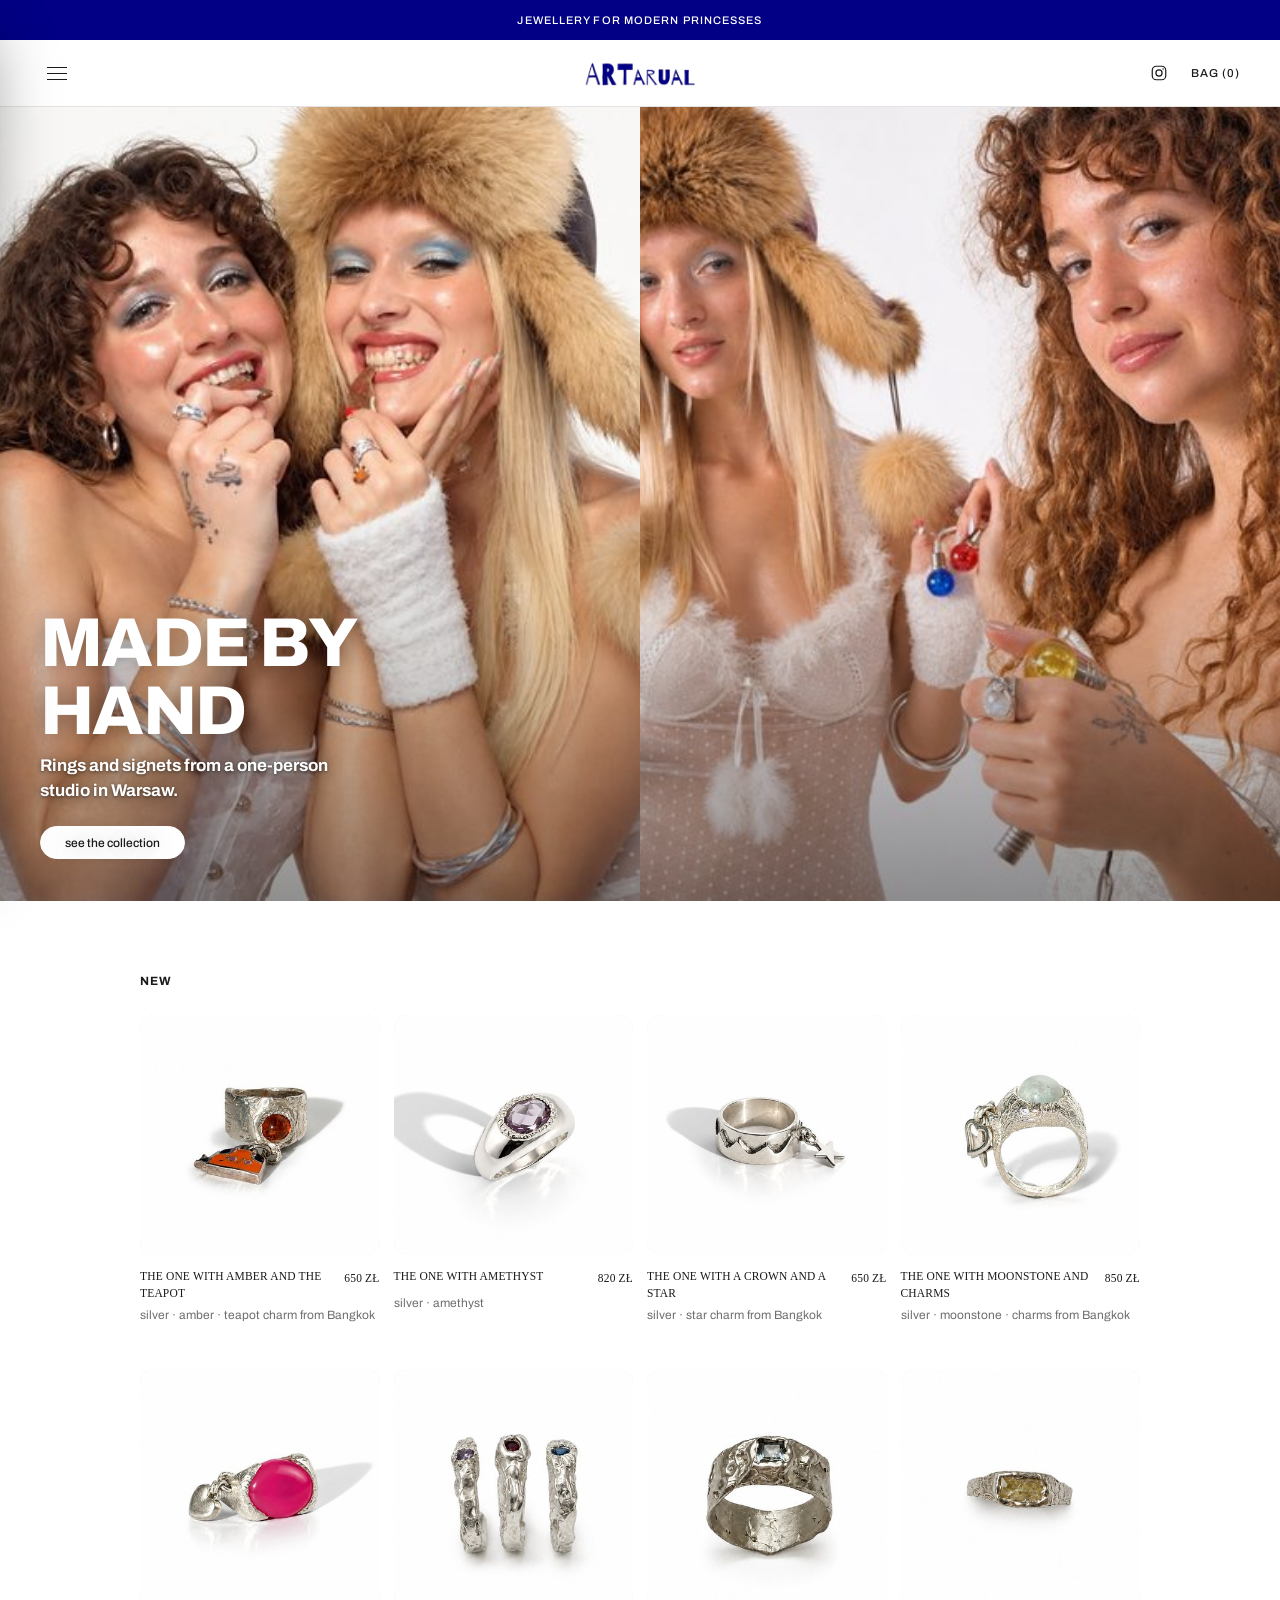
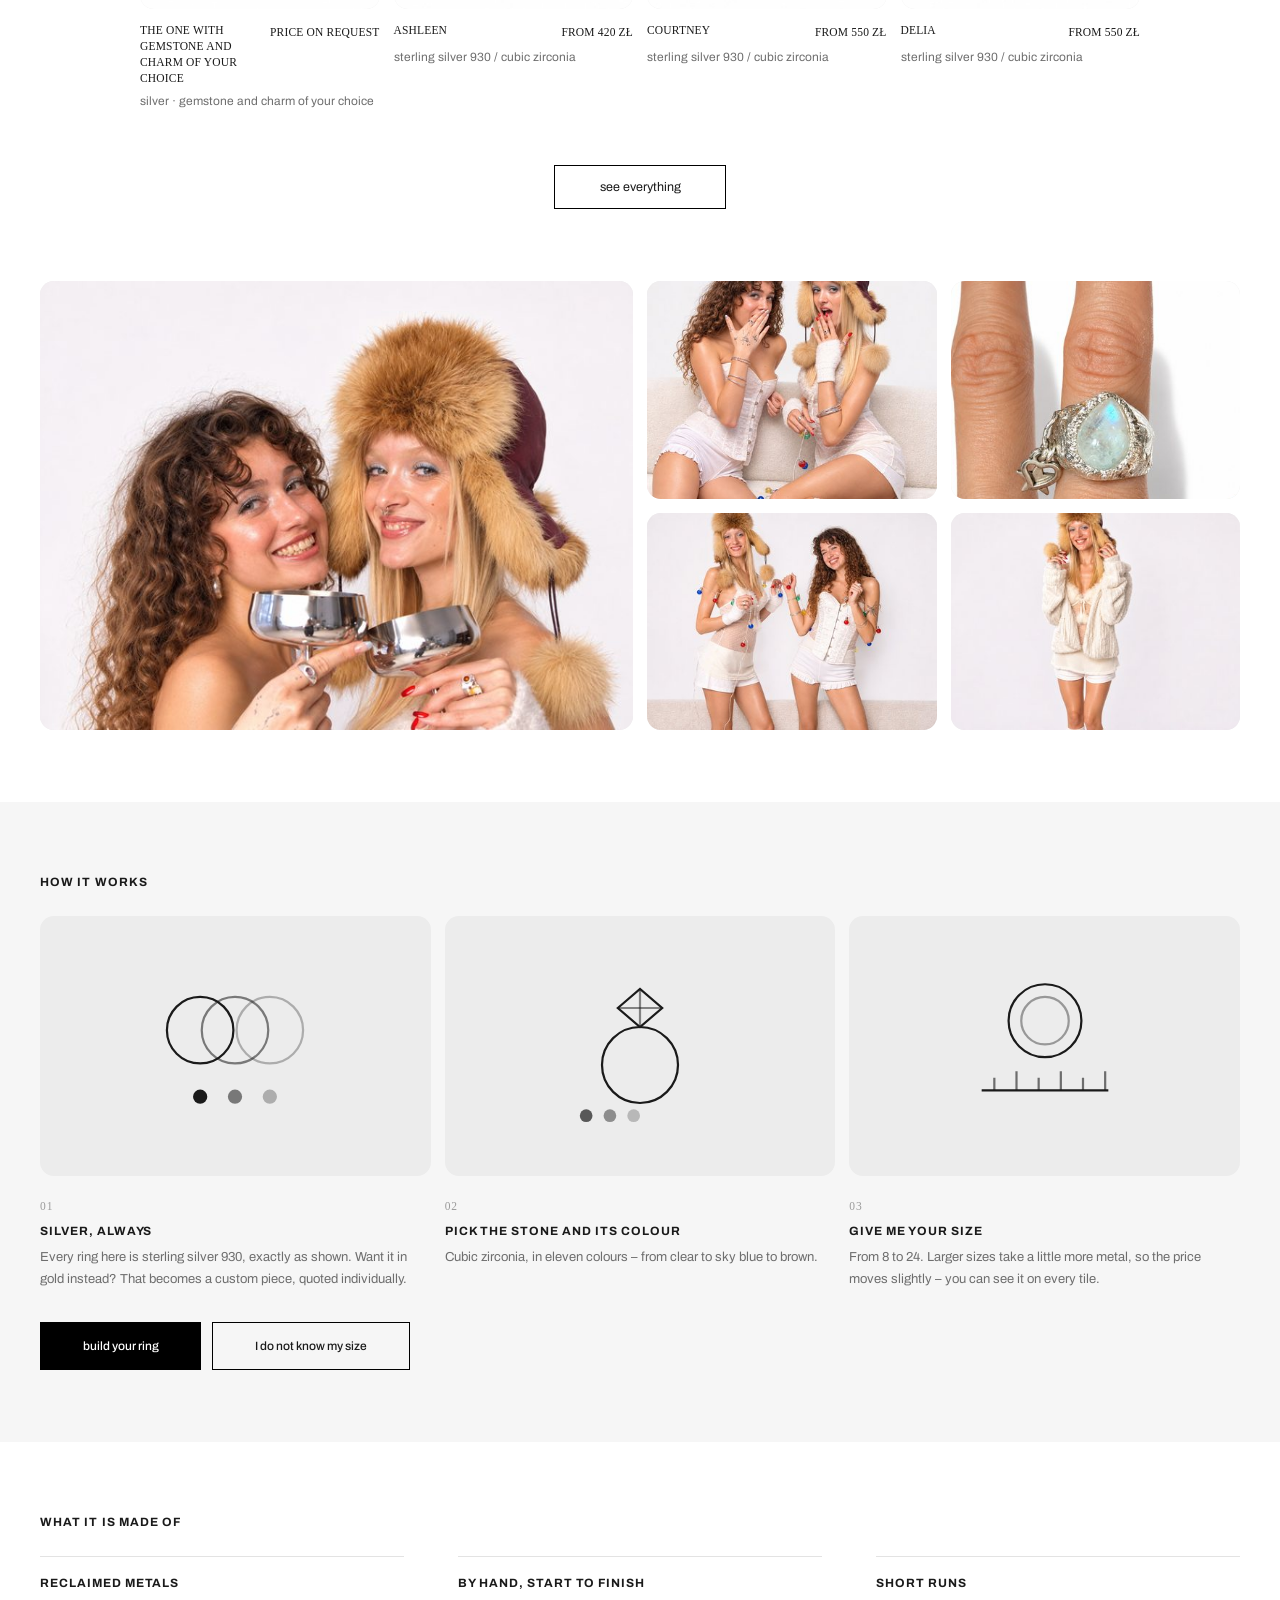
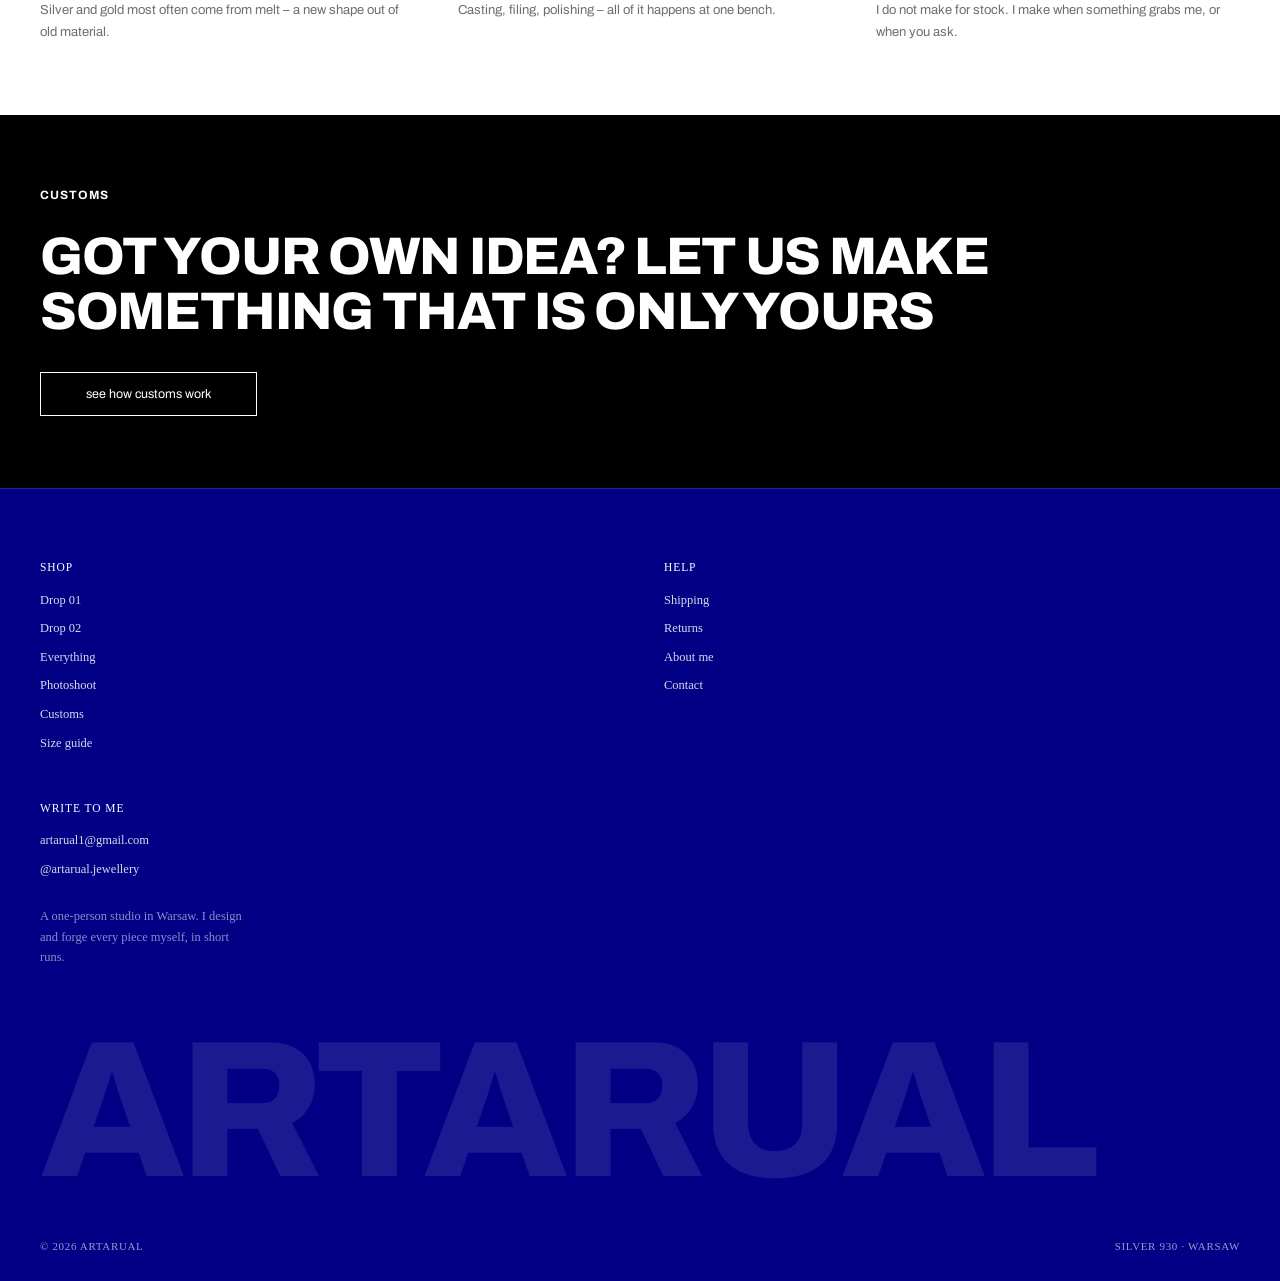
<file: index.html>
<!DOCTYPE html>
<html lang="en">
<head>
<meta charset="UTF-8">
<meta name="viewport" content="width=device-width, initial-scale=1.0">
<title data-i18n="home.title">ARTarual – handmade rings and signets</title>
<meta name="description" content="ARTarual – sterling silver 930 rings and signets designed and forged by hand in Warsaw, in short runs. You pick the zircon colour and the size." data-i18n-attr="content:home.meta">
<link rel="icon" type="image/png" sizes="32x32" href="favicon-32.png">
<link rel="icon" type="image/png" sizes="16x16" href="favicon-16.png">
<link rel="icon" type="image/png" sizes="512x512" href="favicon-512.png">
<link rel="apple-touch-icon" href="apple-touch-icon.png">
<link rel="shortcut icon" href="favicon.ico">
<link rel="canonical" href="https://artarual.com/">
<meta property="og:type" content="website">
<meta property="og:site_name" content="ARTarual">
<meta property="og:url" content="https://artarual.com/">
<meta property="og:title" content="ARTarual – handmade rings and signets">
<meta property="og:description" content="ARTarual – sterling silver 930 rings and signets designed and forged by hand in Warsaw, in short runs. You pick the zircon colour and the size.">
<meta property="og:image" content="https://artarual.com/zdj/web/og-image.jpg">
<meta property="og:image:width" content="1200">
<meta property="og:image:height" content="630">
<meta name="twitter:card" content="summary_large_image">
<meta name="twitter:title" content="ARTarual – handmade rings and signets">
<meta name="twitter:description" content="ARTarual – sterling silver 930 rings and signets designed and forged by hand in Warsaw, in short runs. You pick the zircon colour and the size.">
<meta name="twitter:image" content="https://artarual.com/zdj/web/og-image.jpg">
<link rel="preconnect" href="https://fonts.googleapis.com">
<link rel="preconnect" href="https://fonts.gstatic.com" crossorigin>
<link href="https://fonts.googleapis.com/css2?family=Archivo:wght@400;500;700;800&family=Tinos:wght@400;700&display=swap" rel="stylesheet">
<link rel="stylesheet" href="styles.css?v=202611071900">
</head>
<body>

  <div class="topbar">
    <span>jewellery for modern princesses</span>
  </div>

  <header class="site-header">
    <div class="wrap">
      <button class="nav-toggle" aria-label="Open menu" aria-expanded="false" aria-controls="main-nav">
        <span></span><span></span><span></span>
      </button>
      <div class="nav-backdrop" data-nav-close></div>
      <nav class="main-nav" id="main-nav">
        <div class="main-nav__head">
          <button type="button" class="main-nav__close" data-nav-close aria-label="Close menu" data-i18n-attr="aria-label:nav.close">&#10005;</button>
        </div>
        <ul>
          <li><a href="o-nas.html" data-i18n="nav.about">About me</a></li>
          <li class="has-sub">
            <button type="button" class="sub-toggle" aria-expanded="false"><span data-i18n="nav.shop">Shop</span> <span class="caret">&#9660;</span></button>
            <ul class="subnav">
              <li><a href="drop.html">Drop 01</a></li>
              <li><a href="drop-2.html">Drop 02</a></li>
              <li><a href="kolekcja.html" data-i18n="nav.everything">Everything</a></li>
            </ul>
          </li>
          <li><a href="photoshoot.html" data-i18n="nav.photoshoot">Photoshoot</a></li>
          <li><a href="customs.html" data-i18n="nav.customs">Customs</a></li>
          <li><a href="rozmiary.html" data-i18n="nav.sizeguide">Size guide</a></li>
          <li class="nav-lang-item">
            <div class="lang-switch" role="group" aria-label="Language">
              <button type="button" data-lang="en" aria-current="true" aria-label="English"><svg class="flag" viewBox="0 0 60 30" aria-hidden="true"><clipPath id="flag-uk-s"><path d="M0,0 v30 h60 v-30 z"/></clipPath><clipPath id="flag-uk-t"><path d="M30,15 h30 v15 z v15 h-30 z h-30 v-15 z v-15 h30 z"/></clipPath><g clip-path="url(#flag-uk-s)"><path d="M0,0 v30 h60 v-30 z" fill="#012169"/><path d="M0,0 L60,30 M60,0 L0,30" stroke="#fff" stroke-width="6"/><path d="M0,0 L60,30 M60,0 L0,30" clip-path="url(#flag-uk-t)" stroke="#C8102E" stroke-width="4"/><path d="M30,0 v30 M0,15 h60" stroke="#fff" stroke-width="10"/><path d="M30,0 v30 M0,15 h60" stroke="#C8102E" stroke-width="6"/></g></svg></button>
              <button type="button" data-lang="pl" aria-current="false" aria-label="Polski"><svg class="flag" viewBox="0 0 16 10" aria-hidden="true"><rect width="16" height="5" fill="#fff"/><rect y="5" width="16" height="5" fill="#DC143C"/></svg></button>
            </div>
          </li>
        </ul>
      </nav>
      <a href="index.html" class="logo" aria-label="ARTarual – home"><img src="logo.png" alt="ARTarual"></a>
      <div class="nav-actions">
        <a href="https://www.instagram.com/artarual.jewellery/" target="_blank" rel="noopener" class="nav-icon" aria-label="Instagram">
          <svg viewBox="0 0 24 24" width="18" height="18" fill="none" stroke="currentColor" stroke-width="1.6" aria-hidden="true"><rect x="3" y="3" width="18" height="18" rx="5.5"/><circle cx="12" cy="12" r="4.1"/><circle cx="17.4" cy="6.6" r="1" fill="currentColor" stroke="none"/></svg>
        </a>
        <a href="#" data-bag-open><span data-i18n="nav.bag">Bag</span> (<span data-bag-count>0</span>)</a>
      </div>
    </div>
  </header>

  <main>

    <!-- opening banner: two photos side by side (zdjecia/glowne/01 + 02) with the text on top;
         on phones only the first one is shown -->
    <section class="hero-band hero-band--shade">
      <figure><img src="zdj/sklep/glowne-01-1280.jpg" srcset="zdj/sklep/glowne-01-640.jpg 640w, zdj/sklep/glowne-01-1280.jpg 1280w, zdj/sklep/glowne-01-1920.jpg 1450w" sizes="(max-width:900px) 100vw, 50vw" alt="Two modern princesses wearing ARTarual rings" fetchpriority="high"></figure>
      <figure><img src="zdj/sklep/glowne-02-1280.jpg" srcset="zdj/sklep/glowne-02-640.jpg 640w, zdj/sklep/glowne-02-1280.jpg 1280w, zdj/sklep/glowne-02-1920.jpg 1450w" sizes="(max-width:900px) 100vw, 50vw" alt="Two modern princesses with ARTarual rings and fairy lights" loading="lazy"></figure>
      <div class="hero-band__overlay">
        <h1 class="hero-band__title" data-i18n="home.hero.title">made by hand</h1>
        <p class="hero-band__sub" data-i18n="home.hero.sub">Rings and signets from a one-person studio in Warsaw. You pick the zircon colour and the size.</p>
        <a href="kolekcja.html" class="btn-pill" data-i18n="home.hero.cta">see the collection</a>
      </div>
    </section>

    <!-- deliberately smaller tiles: this is a taster, the catalogue lives on kolekcja.html -->
    <section class="section">
      <div class="wrap wrap--narrow section__inner">
        <div class="sec-head"><h2 data-i18n="home.new.heading">new</h2></div>
        <div class="gallery gallery--compact" data-lista="n:8"></div>
        <div class="gallery-more"><a href="kolekcja.html" class="text-link" data-i18n="home.new.more">see everything</a></div>
      </div>
    </section>

    <section class="section" style="padding-top:0">
      <div class="wrap">
        <div class="collage collage--five" data-collage-sesja></div>
      </div>
    </section>

    <section class="section section--paper2">
      <div class="wrap section__inner">
        <div class="sec-head"><h2 data-i18n="home.how.heading">how it works</h2></div>
        <div class="steps">
          <div class="step">
            <div class="step__art"><svg viewBox="0 0 120 120" fill="none" stroke="currentColor" stroke-width="1.4" aria-hidden="true">
              <circle cx="38" cy="50" r="21"/><circle cx="60" cy="50" r="21" opacity=".55"/><circle cx="82" cy="50" r="21" opacity=".3"/>
              <circle cx="38" cy="92" r="4.5" fill="currentColor" stroke="none"/>
              <circle cx="60" cy="92" r="4.5" fill="currentColor" stroke="none" opacity=".55"/>
              <circle cx="82" cy="92" r="4.5" fill="currentColor" stroke="none" opacity=".3"/>
            </svg></div>
            <span class="step__no">01</span>
            <h3 data-i18n="home.step1.title">silver, always</h3>
            <p data-i18n="home.step1.p">Every ring here is sterling silver 930, exactly as shown. Want it in gold instead? That becomes a custom piece, quoted individually.</p>
          </div>
          <div class="step">
            <div class="step__art"><svg viewBox="0 0 120 120" fill="none" stroke="currentColor" stroke-width="1.4" aria-hidden="true">
              <circle cx="60" cy="72" r="24"/>
              <path d="M46 36 L60 24 L74 36 L60 48 Z"/><path d="M46 36 H74" opacity=".5"/><path d="M60 24 V48" opacity=".5"/>
              <circle cx="26" cy="104" r="4" fill="currentColor" stroke="none" opacity=".7"/>
              <circle cx="41" cy="104" r="4" fill="currentColor" stroke="none" opacity=".45"/>
              <circle cx="56" cy="104" r="4" fill="currentColor" stroke="none" opacity=".25"/>
            </svg></div>
            <span class="step__no">02</span>
            <h3 data-i18n="home.step2.title">pick the stone and its colour</h3>
            <p data-i18n="home.step2.p">Cubic zirconia, in eight colours &ndash; from sky blue to burgundy to tea.</p>
          </div>
          <div class="step">
            <div class="step__art"><svg viewBox="0 0 120 120" fill="none" stroke="currentColor" stroke-width="1.4" aria-hidden="true">
              <circle cx="60" cy="44" r="23"/><circle cx="60" cy="44" r="15" opacity=".4"/>
              <path d="M20 88 H100"/>
              <path d="M28 88 v-8 M42 88 v-12 M56 88 v-8 M70 88 v-12 M84 88 v-8 M98 88 v-12" opacity=".6"/>
            </svg></div>
            <span class="step__no">03</span>
            <h3 data-i18n="home.step3.title">give me your size</h3>
            <p data-i18n="home.step3.p">From 8 to 24. Larger sizes take a little more metal, so the price moves slightly &ndash; you can see it on every tile.</p>
          </div>
        </div>
        <div class="btn-row">
          <a href="drop.html" class="btn btn-primary" data-i18n="home.build">build your ring</a>
          <a href="rozmiary.html" class="btn btn-ghost" data-i18n="home.dontknow">I do not know my size</a>
        </div>
      </div>
    </section>

    <section class="section">
      <div class="wrap section__inner">
        <div class="sec-head"><h2 data-i18n="home.made.heading">what it is made of</h2></div>
        <div class="stuff">
          <div class="stuff__item"><h3 data-i18n="home.made1.title">reclaimed metals</h3><p data-i18n="home.made1.p">Silver and gold most often come from melt &ndash; a new shape out of old material.</p></div>
          <div class="stuff__item"><h3 data-i18n="home.made2.title">by hand, start to finish</h3><p data-i18n="home.made2.p">Casting, filing, polishing &ndash; all of it happens at one bench.</p></div>
          <div class="stuff__item"><h3 data-i18n="home.made3.title">short runs</h3><p data-i18n="home.made3.p">I do not make for stock. I make when something grabs me, or when you ask.</p></div>
        </div>
      </div>
    </section>

    <section class="section section--navy">
      <div class="wrap section__inner">
        <div class="sec-head"><h2 data-i18n="home.customs.heading">customs</h2></div>
        <div class="statement"><p data-i18n="home.customs.statement">got your own idea? let us make something that is only yours</p></div>
        <div class="btn-row"><a href="customs.html" class="text-link" data-i18n="home.customs.cta">see how customs work</a></div>
      </div>
    </section>

  </main>

  <footer class="site-footer">
    <div class="wrap">
      <div class="footer-top">
        <div class="footer-col">
          <h4 data-i18n="footer.shop">shop</h4>
          <ul>
            <li><a href="drop.html">Drop 01</a></li>
            <li><a href="drop-2.html">Drop 02</a></li>
            <li><a href="kolekcja.html" data-i18n="nav.everything">Everything</a></li>
            <li><a href="photoshoot.html" data-i18n="nav.photoshoot">Photoshoot</a></li>
            <li><a href="customs.html" data-i18n="nav.customs">Customs</a></li>
            <li><a href="rozmiary.html" data-i18n="nav.sizeguide">Size guide</a></li>
          </ul>
        </div>
        <div class="footer-col">
          <h4 data-i18n="footer.help">help</h4>
          <ul>
            <li><a href="dostawa-zwroty.html#shipping" data-i18n="footer.shipping">Shipping</a></li>
            <li><a href="dostawa-zwroty.html#returns" data-i18n="footer.returns">Returns</a></li>
            <li><a href="o-nas.html" data-i18n="nav.about">About me</a></li>
            <li><a href="kontakt.html" data-i18n="nav.contact">Contact</a></li>
          </ul>
        </div>
        <div class="footer-col">
          <h4 data-i18n="footer.writeto">write to me</h4>
          <ul>
            <li><a href="mailto:artarual1@gmail.com">artarual1@gmail.com</a></li>
            <li><a href="https://www.instagram.com/artarual.jewellery/" target="_blank" rel="noopener">@artarual.jewellery</a></li>
          </ul>
          <p data-i18n="footer.paragraph">A one-person studio in Warsaw. I design and forge every piece myself, in short runs.</p>
        </div>
      </div>
      <div class="footer-wordmark" aria-hidden="true">ARTarual</div>
      <div class="footer-bottom">
        <span>&copy; 2026 ARTarual</span>
        <span data-i18n="footer.tagline">silver 930 &middot; warsaw</span>
      </div>
    </div>
  </footer>

  <script src="i18n.js?v=202611071900"></script>
  <script src="script.js?v=202611071900"></script>
  <script src="zdjecia.js?v=202611071900"></script>
  <script src="products.js?v=202611071900"></script>
</body>
</html>
</file>
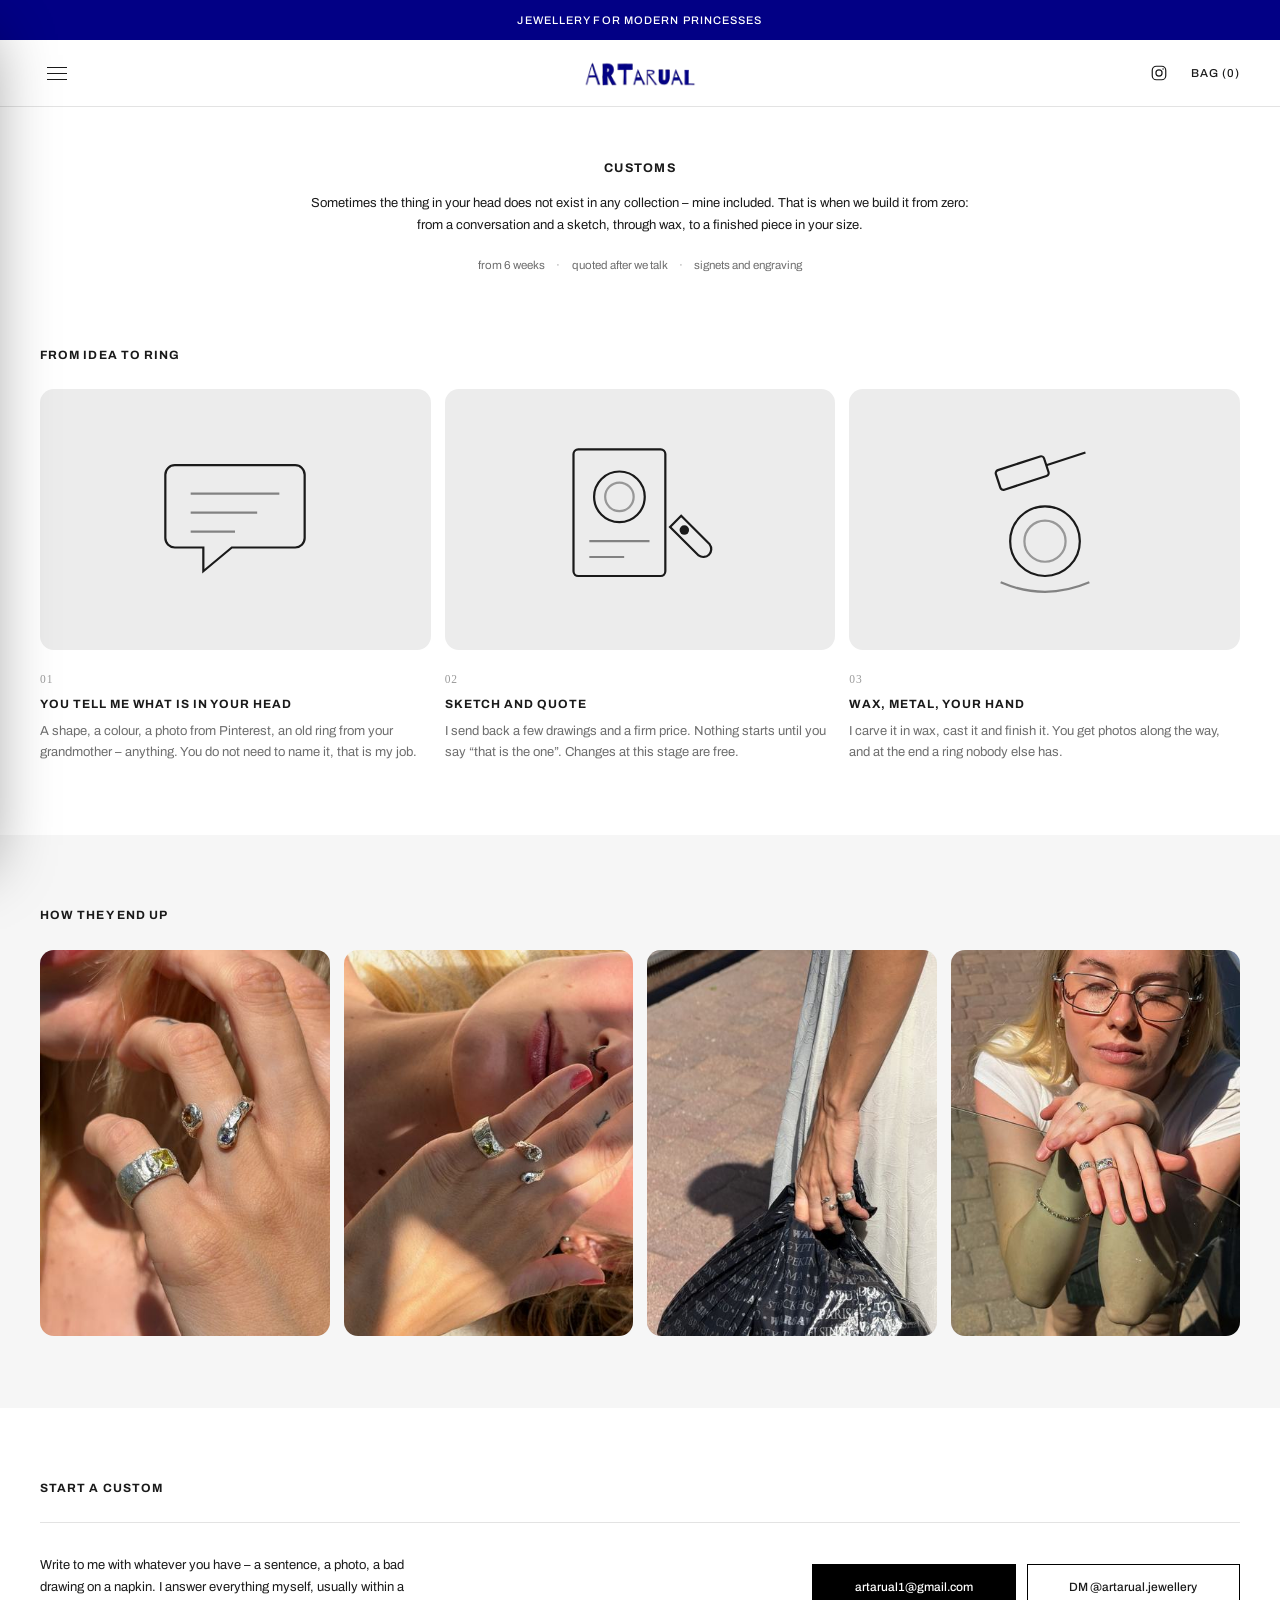
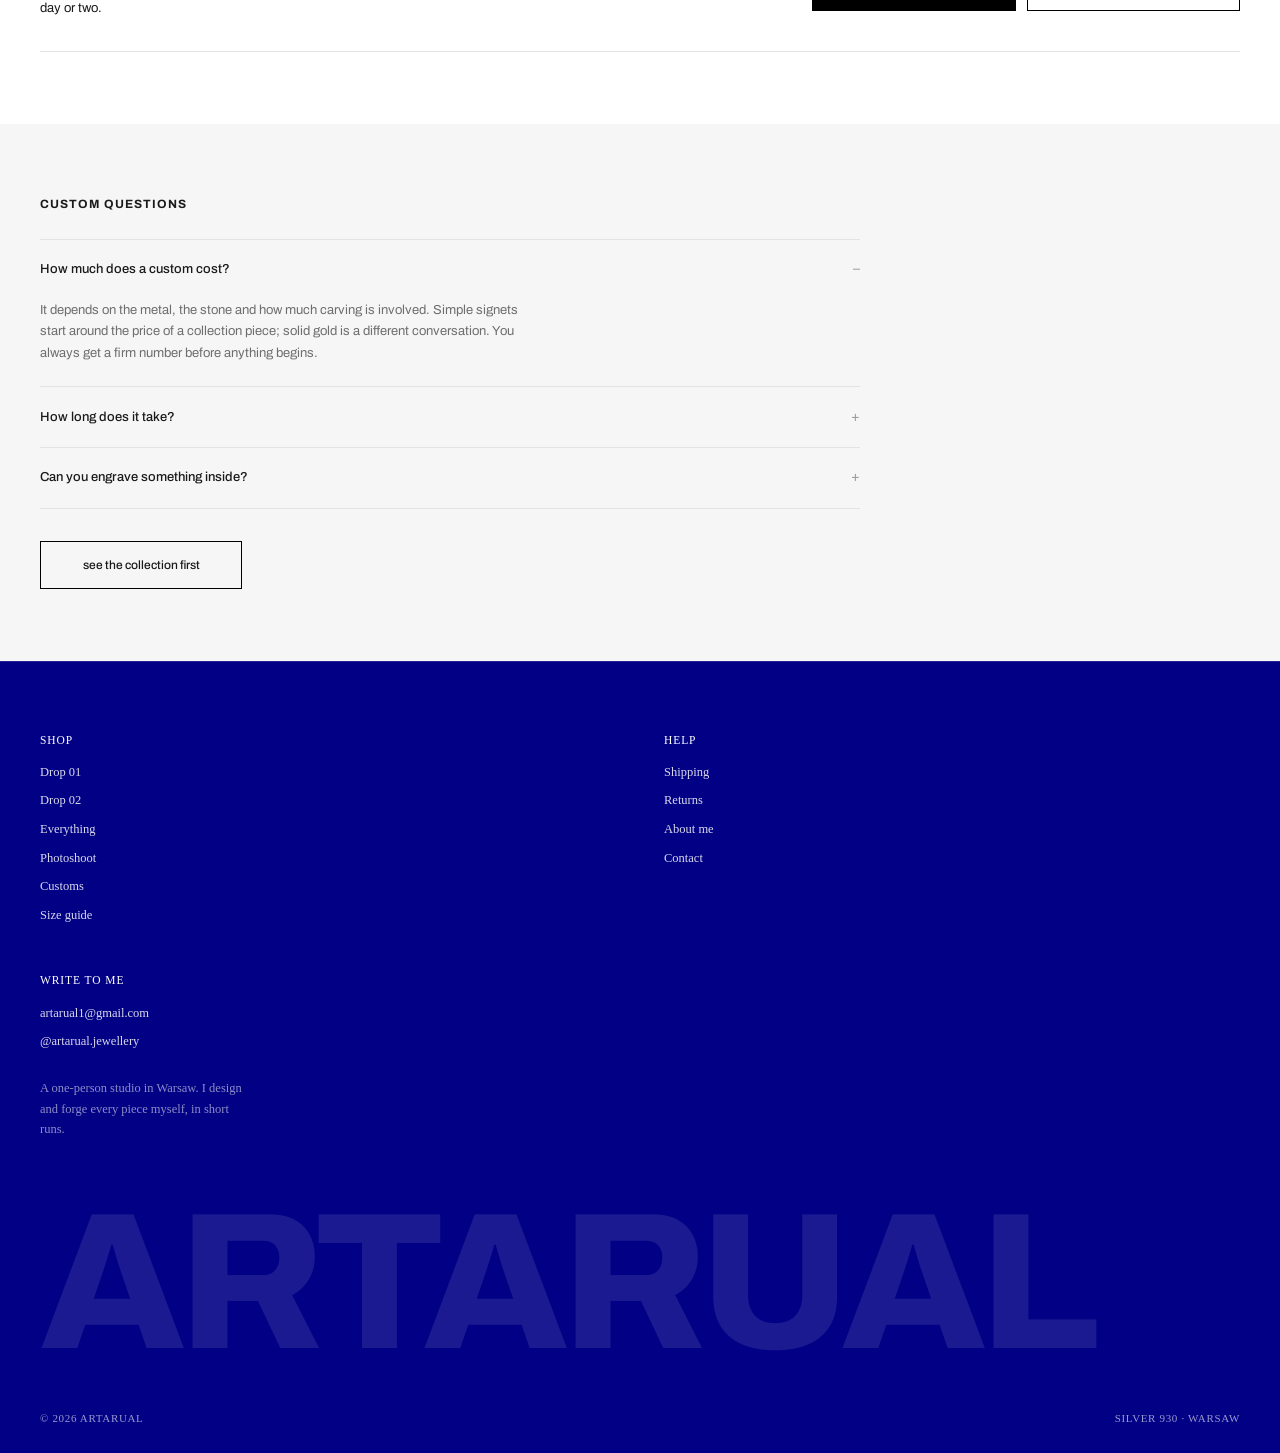
<file: customs.html>
<!DOCTYPE html>
<html lang="en">
<head>
<meta charset="UTF-8">
<meta name="viewport" content="width=device-width, initial-scale=1.0">
<title data-i18n="customs.title">Customs – ARTarual</title>
<meta name="description" content="Custom rings and signets built from zero – how the process works, how long it takes and what it costs." data-i18n-attr="content:customs.meta">
<link rel="icon" type="image/png" sizes="32x32" href="favicon-32.png">
<link rel="icon" type="image/png" sizes="16x16" href="favicon-16.png">
<link rel="icon" type="image/png" sizes="512x512" href="favicon-512.png">
<link rel="apple-touch-icon" href="apple-touch-icon.png">
<link rel="shortcut icon" href="favicon.ico">
<link rel="canonical" href="https://artarual.com/customs.html">
<meta property="og:type" content="website">
<meta property="og:site_name" content="ARTarual">
<meta property="og:url" content="https://artarual.com/customs.html">
<meta property="og:title" content="Customs – ARTarual">
<meta property="og:description" content="Custom rings and signets built from zero – how the process works, how long it takes and what it costs.">
<meta property="og:image" content="https://artarual.com/zdj/web/og-image.jpg">
<meta property="og:image:width" content="1200">
<meta property="og:image:height" content="630">
<meta name="twitter:card" content="summary_large_image">
<meta name="twitter:title" content="Customs – ARTarual">
<meta name="twitter:description" content="Custom rings and signets built from zero – how the process works, how long it takes and what it costs.">
<meta name="twitter:image" content="https://artarual.com/zdj/web/og-image.jpg">
<link rel="preconnect" href="https://fonts.googleapis.com">
<link rel="preconnect" href="https://fonts.gstatic.com" crossorigin>
<link href="https://fonts.googleapis.com/css2?family=Archivo:wght@400;500;700;800&family=Tinos:wght@400;700&display=swap" rel="stylesheet">
<link rel="stylesheet" href="styles.css?v=202611071900">
</head>
<body>

  <div class="topbar">
    <span>jewellery for modern princesses</span>
  </div>

  <header class="site-header">
    <div class="wrap">
      <button class="nav-toggle" aria-label="Open menu" aria-expanded="false" aria-controls="main-nav">
        <span></span><span></span><span></span>
      </button>
      <div class="nav-backdrop" data-nav-close></div>
      <nav class="main-nav" id="main-nav">
        <div class="main-nav__head">
          <button type="button" class="main-nav__close" data-nav-close aria-label="Close menu" data-i18n-attr="aria-label:nav.close">&#10005;</button>
        </div>
        <ul>
          <li><a href="o-nas.html" data-i18n="nav.about">About me</a></li>
          <li class="has-sub">
            <button type="button" class="sub-toggle" aria-expanded="false"><span data-i18n="nav.shop">Shop</span> <span class="caret">&#9660;</span></button>
            <ul class="subnav">
              <li><a href="drop.html">Drop 01</a></li>
              <li><a href="drop-2.html">Drop 02</a></li>
              <li><a href="kolekcja.html" data-i18n="nav.everything">Everything</a></li>
            </ul>
          </li>
          <li><a href="photoshoot.html" data-i18n="nav.photoshoot">Photoshoot</a></li>
          <li><a href="customs.html" aria-current="page" data-i18n="nav.customs">Customs</a></li>
          <li><a href="rozmiary.html" data-i18n="nav.sizeguide">Size guide</a></li>
          <li class="nav-lang-item">
            <div class="lang-switch" role="group" aria-label="Language">
              <button type="button" data-lang="en" aria-current="true" aria-label="English"><svg class="flag" viewBox="0 0 60 30" aria-hidden="true"><clipPath id="flag-uk-s"><path d="M0,0 v30 h60 v-30 z"/></clipPath><clipPath id="flag-uk-t"><path d="M30,15 h30 v15 z v15 h-30 z h-30 v-15 z v-15 h30 z"/></clipPath><g clip-path="url(#flag-uk-s)"><path d="M0,0 v30 h60 v-30 z" fill="#012169"/><path d="M0,0 L60,30 M60,0 L0,30" stroke="#fff" stroke-width="6"/><path d="M0,0 L60,30 M60,0 L0,30" clip-path="url(#flag-uk-t)" stroke="#C8102E" stroke-width="4"/><path d="M30,0 v30 M0,15 h60" stroke="#fff" stroke-width="10"/><path d="M30,0 v30 M0,15 h60" stroke="#C8102E" stroke-width="6"/></g></svg></button>
              <button type="button" data-lang="pl" aria-current="false" aria-label="Polski"><svg class="flag" viewBox="0 0 16 10" aria-hidden="true"><rect width="16" height="5" fill="#fff"/><rect y="5" width="16" height="5" fill="#DC143C"/></svg></button>
            </div>
          </li>
        </ul>
      </nav>
      <a href="index.html" class="logo" aria-label="ARTarual – home"><img src="logo.png" alt="ARTarual"></a>
      <div class="nav-actions">
        <a href="https://www.instagram.com/artarual.jewellery/" target="_blank" rel="noopener" class="nav-icon" aria-label="Instagram">
          <svg viewBox="0 0 24 24" width="18" height="18" fill="none" stroke="currentColor" stroke-width="1.6" aria-hidden="true"><rect x="3" y="3" width="18" height="18" rx="5.5"/><circle cx="12" cy="12" r="4.1"/><circle cx="17.4" cy="6.6" r="1" fill="currentColor" stroke="none"/></svg>
        </a>
        <a href="#" data-bag-open><span data-i18n="nav.bag">Bag</span> (<span data-bag-count>0</span>)</a>
      </div>
    </div>
  </header>

  <main>

    <section class="page-hero">
      <div class="wrap">
        <h1 data-i18n="customs.h1">customs</h1>
        <p data-i18n="customs.p">Sometimes the thing in your head does not exist in any collection &ndash; mine included. That is when we build it from zero: from a conversation and a sketch, through wax, to a finished piece in your size.</p>
        <div class="drop-meta">
          <span class="badge" data-i18n="customs.badge1">from 6 weeks</span>
          <span class="badge" data-i18n="customs.badge2">quoted after we talk</span>
          <span class="badge" data-i18n="customs.badge3">signets and engraving</span>
        </div>
      </div>
    </section>

    <section class="section" style="padding-top:1.5rem">
      <div class="wrap section__inner">
        <div class="sec-head"><h2 data-i18n="customs.steps.heading">from idea to ring</h2></div>
        <div class="steps">
          <div class="step">
            <div class="step__art"><svg viewBox="0 0 120 120" fill="none" stroke="currentColor" stroke-width="1.4" aria-hidden="true">
              <path d="M22 26h76a6 6 0 0 1 6 6v40a6 6 0 0 1-6 6H58l-18 15V78H22a6 6 0 0 1-6-6V32a6 6 0 0 1 6-6z"/>
              <path d="M32 44h56M32 56h42M32 68h28" opacity=".5"/>
            </svg></div>
            <span class="step__no">01</span>
            <h3 data-i18n="customs.step1.title">you tell me what is in your head</h3>
            <p data-i18n="customs.step1.p">A shape, a colour, a photo from Pinterest, an old ring from your grandmother &ndash; anything. You do not need to name it, that is my job.</p>
          </div>
          <div class="step">
            <div class="step__art"><svg viewBox="0 0 120 120" fill="none" stroke="currentColor" stroke-width="1.4" aria-hidden="true">
              <rect x="18" y="16" width="58" height="80" rx="3"/>
              <circle cx="47" cy="46" r="16"/><circle cx="47" cy="46" r="9" opacity=".4"/>
              <path d="M28 74h38M28 84h22" opacity=".5"/>
              <path d="M86 58l18 18a5 5 0 0 1-7 7L79 65z"/><circle cx="88" cy="67" r="3" fill="currentColor" stroke="none"/>
            </svg></div>
            <span class="step__no">02</span>
            <h3 data-i18n="customs.step2.title">sketch and quote</h3>
            <p data-i18n="customs.step2.p">I send back a few drawings and a firm price. Nothing starts until you say &ldquo;that is the one&rdquo;. Changes at this stage are free.</p>
          </div>
          <div class="step">
            <div class="step__art"><svg viewBox="0 0 120 120" fill="none" stroke="currentColor" stroke-width="1.4" aria-hidden="true">
              <circle cx="60" cy="74" r="22"/><circle cx="60" cy="74" r="13" opacity=".4"/>
              <g transform="rotate(-18 60 30)"><rect x="30" y="20" width="32" height="13" rx="2"/><path d="M62 26.5h26"/></g>
              <path d="M32 100q28 12 56 0" opacity=".5"/>
            </svg></div>
            <span class="step__no">03</span>
            <h3 data-i18n="customs.step3.title">wax, metal, your hand</h3>
            <p data-i18n="customs.step3.p">I carve it in wax, cast it and finish it. You get photos along the way, and at the end a ring nobody else has.</p>
          </div>
        </div>
      </div>
    </section>

    <section class="section section--paper2">
      <div class="wrap section__inner">
        <div class="sec-head"><h2 data-i18n="customs.wild.heading">how they end up</h2></div>
        <div class="wall">
          <figure class="ph"><img src="zdj/web/IMG_2841-640.jpg" srcset="zdj/web/IMG_2841-400.jpg 400w, zdj/web/IMG_2841-640.jpg 640w, zdj/web/IMG_2841-1280.jpg 1280w" sizes="(max-width:900px) 46vw, 23vw" alt="A wide, forged ring made to order" loading="lazy" decoding="async"></figure>
          <figure class="ph"><img src="zdj/web/IMG_2165-640.jpg" srcset="zdj/web/IMG_2165-400.jpg 400w, zdj/web/IMG_2165-640.jpg 640w, zdj/web/IMG_2165-1280.jpg 1280w" sizes="(max-width:900px) 46vw, 23vw" alt="Custom rings worn together" loading="lazy" decoding="async"></figure>
          <figure class="ph"><img src="zdj/web/IMG_2840-640.jpg" srcset="zdj/web/IMG_2840-400.jpg 400w, zdj/web/IMG_2840-640.jpg 640w, zdj/web/IMG_2840-1280.jpg 1280w" sizes="(max-width:900px) 46vw, 23vw" alt="Silver rings in everyday use" loading="lazy" decoding="async"></figure>
          <figure class="ph"><img src="zdj/web/IMG_2869-640.jpg" srcset="zdj/web/IMG_2869-400.jpg 400w, zdj/web/IMG_2869-640.jpg 640w, zdj/web/IMG_2869-1280.jpg 1280w" sizes="(max-width:900px) 46vw, 23vw" alt="A set of rings chosen for one hand" loading="lazy" decoding="async"></figure>
        </div>
      </div>
    </section>

    <!-- klientka prosila, zeby bylo widac gdzie pisac + przekierowanie na insta -->
    <section class="section">
      <div class="wrap section__inner">
        <div class="sec-head"><h2 data-i18n="customs.start.heading">start a custom</h2></div>
        <div class="cta-split">
          <div class="cta-split__text">
            <p data-i18n="customs.start.p">Write to me with whatever you have &ndash; a sentence, a photo, a bad drawing on a napkin. I answer everything myself, usually within a day or two.</p>
          </div>
          <div class="cta-split__actions">
            <a href="mailto:artarual1@gmail.com?subject=Custom%20ring" class="btn btn-primary">artarual1@gmail.com</a>
            <a href="https://www.instagram.com/artarual.jewellery/" target="_blank" rel="noopener" class="btn btn-ghost" data-i18n="customs.dm">DM @artarual.jewellery</a>
          </div>
        </div>
      </div>
    </section>

    <section class="section section--paper2">
      <div class="wrap section__inner">
        <div class="sec-head"><h2 data-i18n="customs.faq.heading">custom questions</h2></div>
        <div class="qa">
          <details open>
            <summary data-i18n="customs.faq1.q">How much does a custom cost?</summary>
            <div class="a" data-i18n="customs.faq1.a">It depends on the metal, the stone and how much carving is involved. Simple signets start around the price of a collection piece; solid gold is a different conversation. You always get a firm number before anything begins.</div>
          </details>
          <details>
            <summary data-i18n="customs.faq2.q">How long does it take?</summary>
            <div class="a" data-i18n="customs.faq2.a">Six weeks and up, counted from the moment we agree on the sketch. Solid gold and ordered-in stones add a couple of weeks.</div>
          </details>
          <details>
            <summary data-i18n="customs.faq3.q">Can you engrave something inside?</summary>
            <div class="a" data-i18n="customs.faq3.a">Yes &ndash; an initial, a date, a short word. Tell me in the order what it should say and where.</div>
          </details>
        </div>
        <div class="btn-row">
          <a href="kolekcja.html" class="btn btn-ghost" data-i18n="customs.seecoll">see the collection first</a>
        </div>
      </div>
    </section>

  </main>

  <footer class="site-footer">
    <div class="wrap">
      <div class="footer-top">
        <div class="footer-col">
          <h4 data-i18n="footer.shop">shop</h4>
          <ul>
            <li><a href="drop.html">Drop 01</a></li>
            <li><a href="drop-2.html">Drop 02</a></li>
            <li><a href="kolekcja.html" data-i18n="nav.everything">Everything</a></li>
            <li><a href="photoshoot.html" data-i18n="nav.photoshoot">Photoshoot</a></li>
            <li><a href="customs.html" data-i18n="nav.customs">Customs</a></li>
            <li><a href="rozmiary.html" data-i18n="nav.sizeguide">Size guide</a></li>
          </ul>
        </div>
        <div class="footer-col">
          <h4 data-i18n="footer.help">help</h4>
          <ul>
            <li><a href="dostawa-zwroty.html#shipping" data-i18n="footer.shipping">Shipping</a></li>
            <li><a href="dostawa-zwroty.html#returns" data-i18n="footer.returns">Returns</a></li>
            <li><a href="o-nas.html" data-i18n="nav.about">About me</a></li>
            <li><a href="kontakt.html" data-i18n="nav.contact">Contact</a></li>
          </ul>
        </div>
        <div class="footer-col">
          <h4 data-i18n="footer.writeto">write to me</h4>
          <ul>
            <li><a href="mailto:artarual1@gmail.com">artarual1@gmail.com</a></li>
            <li><a href="https://www.instagram.com/artarual.jewellery/" target="_blank" rel="noopener">@artarual.jewellery</a></li>
          </ul>
          <p data-i18n="footer.paragraph">A one-person studio in Warsaw. I design and forge every piece myself, in short runs.</p>
        </div>
      </div>
      <div class="footer-wordmark" aria-hidden="true">ARTarual</div>
      <div class="footer-bottom">
        <span>&copy; 2026 ARTarual</span>
        <span data-i18n="footer.tagline">silver 930 &middot; warsaw</span>
      </div>
    </div>
  </footer>

  <script src="i18n.js?v=202611071900"></script>
  <script src="script.js?v=202611071900"></script>
  <script src="zdjecia.js?v=202611071900"></script>
  <script src="products.js?v=202611071900"></script>
</body>
</html>
</file>
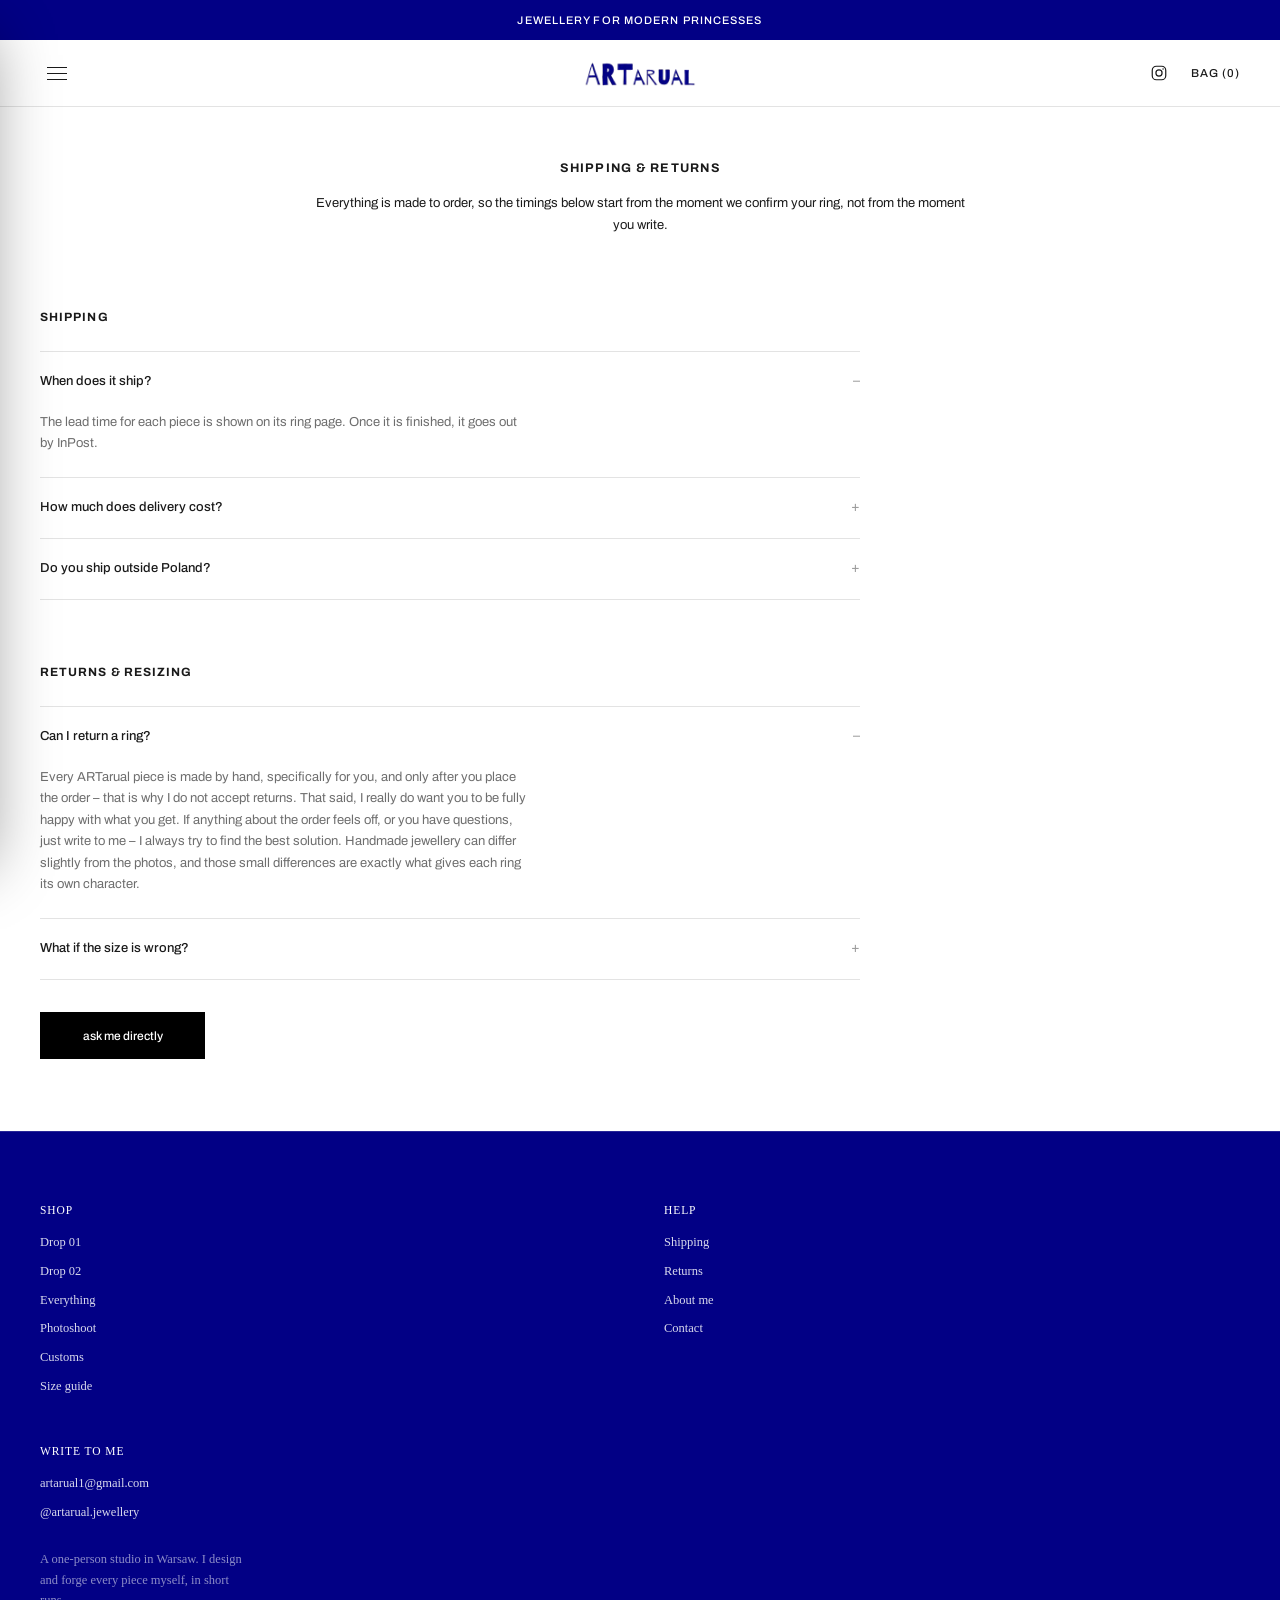
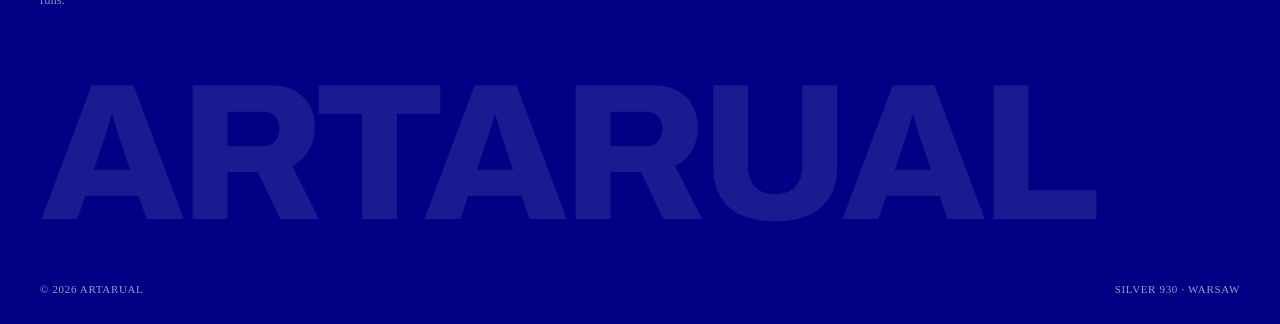
<file: dostawa-zwroty.html>
<!DOCTYPE html>
<html lang="en">
<head>
<meta charset="UTF-8">
<meta name="viewport" content="width=device-width, initial-scale=1.0">
<title data-i18n="dostawa.title">Shipping &amp; returns – ARTarual</title>
<meta name="description" content="How ARTarual rings are shipped, and what happens if the size is wrong." data-i18n-attr="content:dostawa.meta">
<link rel="icon" type="image/png" sizes="32x32" href="favicon-32.png">
<link rel="icon" type="image/png" sizes="16x16" href="favicon-16.png">
<link rel="icon" type="image/png" sizes="512x512" href="favicon-512.png">
<link rel="apple-touch-icon" href="apple-touch-icon.png">
<link rel="shortcut icon" href="favicon.ico">
<link rel="canonical" href="https://artarual.com/dostawa-zwroty.html">
<meta property="og:type" content="website">
<meta property="og:site_name" content="ARTarual">
<meta property="og:url" content="https://artarual.com/dostawa-zwroty.html">
<meta property="og:title" content="Shipping &amp; returns – ARTarual">
<meta property="og:description" content="How ARTarual rings are shipped, and what happens if the size is wrong.">
<meta property="og:image" content="https://artarual.com/zdj/web/og-image.jpg">
<meta property="og:image:width" content="1200">
<meta property="og:image:height" content="630">
<meta name="twitter:card" content="summary_large_image">
<meta name="twitter:title" content="Shipping &amp; returns – ARTarual">
<meta name="twitter:description" content="How ARTarual rings are shipped, and what happens if the size is wrong.">
<meta name="twitter:image" content="https://artarual.com/zdj/web/og-image.jpg">
<link rel="preconnect" href="https://fonts.googleapis.com">
<link rel="preconnect" href="https://fonts.gstatic.com" crossorigin>
<link href="https://fonts.googleapis.com/css2?family=Archivo:wght@400;500;700;800&family=Tinos:wght@400;700&display=swap" rel="stylesheet">
<link rel="stylesheet" href="styles.css?v=202611071900">
</head>
<body>

  <div class="topbar">
    <span>jewellery for modern princesses</span>
  </div>

  <header class="site-header">
    <div class="wrap">
      <button class="nav-toggle" aria-label="Open menu" aria-expanded="false" aria-controls="main-nav">
        <span></span><span></span><span></span>
      </button>
      <div class="nav-backdrop" data-nav-close></div>
      <nav class="main-nav" id="main-nav">
        <div class="main-nav__head">
          <button type="button" class="main-nav__close" data-nav-close aria-label="Close menu" data-i18n-attr="aria-label:nav.close">&#10005;</button>
        </div>
        <ul>
          <li><a href="o-nas.html" data-i18n="nav.about">About me</a></li>
          <li class="has-sub">
            <button type="button" class="sub-toggle" aria-expanded="false"><span data-i18n="nav.shop">Shop</span> <span class="caret">&#9660;</span></button>
            <ul class="subnav">
              <li><a href="drop.html">Drop 01</a></li>
              <li><a href="drop-2.html">Drop 02</a></li>
              <li><a href="kolekcja.html" data-i18n="nav.everything">Everything</a></li>
            </ul>
          </li>
          <li><a href="photoshoot.html" data-i18n="nav.photoshoot">Photoshoot</a></li>
          <li><a href="customs.html" data-i18n="nav.customs">Customs</a></li>
          <li><a href="rozmiary.html" data-i18n="nav.sizeguide">Size guide</a></li>
          <li class="nav-lang-item">
            <div class="lang-switch" role="group" aria-label="Language">
              <button type="button" data-lang="en" aria-current="true" aria-label="English"><svg class="flag" viewBox="0 0 60 30" aria-hidden="true"><clipPath id="flag-uk-s"><path d="M0,0 v30 h60 v-30 z"/></clipPath><clipPath id="flag-uk-t"><path d="M30,15 h30 v15 z v15 h-30 z h-30 v-15 z v-15 h30 z"/></clipPath><g clip-path="url(#flag-uk-s)"><path d="M0,0 v30 h60 v-30 z" fill="#012169"/><path d="M0,0 L60,30 M60,0 L0,30" stroke="#fff" stroke-width="6"/><path d="M0,0 L60,30 M60,0 L0,30" clip-path="url(#flag-uk-t)" stroke="#C8102E" stroke-width="4"/><path d="M30,0 v30 M0,15 h60" stroke="#fff" stroke-width="10"/><path d="M30,0 v30 M0,15 h60" stroke="#C8102E" stroke-width="6"/></g></svg></button>
              <button type="button" data-lang="pl" aria-current="false" aria-label="Polski"><svg class="flag" viewBox="0 0 16 10" aria-hidden="true"><rect width="16" height="5" fill="#fff"/><rect y="5" width="16" height="5" fill="#DC143C"/></svg></button>
            </div>
          </li>
        </ul>
      </nav>
      <a href="index.html" class="logo" aria-label="ARTarual – home"><img src="logo.png" alt="ARTarual"></a>
      <div class="nav-actions">
        <a href="https://www.instagram.com/artarual.jewellery/" target="_blank" rel="noopener" class="nav-icon" aria-label="Instagram">
          <svg viewBox="0 0 24 24" width="18" height="18" fill="none" stroke="currentColor" stroke-width="1.6" aria-hidden="true"><rect x="3" y="3" width="18" height="18" rx="5.5"/><circle cx="12" cy="12" r="4.1"/><circle cx="17.4" cy="6.6" r="1" fill="currentColor" stroke="none"/></svg>
        </a>
        <a href="#" data-bag-open><span data-i18n="nav.bag">Bag</span> (<span data-bag-count>0</span>)</a>
      </div>
    </div>
  </header>

  <main>
    <section class="page-hero">
      <div class="wrap">
        <h1 data-i18n="dostawa.h1">shipping &amp; returns</h1>
        <p data-i18n="dostawa.p">Everything is made to order, so the timings below start from the moment we confirm your ring, not from the moment you write.</p>
      </div>
    </section>

    <section class="section" style="padding-top:1.5rem">
      <div class="wrap section__inner">
        <div class="sec-head" id="shipping"><h2 data-i18n="dostawa.shipping.heading">shipping</h2></div>
        <div class="qa">
          <details open>
            <summary data-i18n="dostawa.s1.q">When does it ship?</summary>
            <div class="a" data-i18n="dostawa.s1.a">The lead time for each piece is shown on its ring page. Once it is finished, it goes out by InPost.</div>
          </details>
          <details>
            <summary data-i18n="dostawa.s2.q">How much does delivery cost?</summary>
            <div class="a" data-i18n="dostawa.s2.a">I ship with InPost, so prices follow the InPost price list. If you would rather use a different courier, or want to collect your order in person in Warsaw, just write to me.</div>
          </details>
          <details>
            <summary data-i18n="dostawa.s3.q">Do you ship outside Poland?</summary>
            <div class="a" data-i18n="dostawa.s3.a">Yes &ndash; within Poland and across Europe. For anything further afield, text me and we will figure it out.</div>
          </details>
        </div>

        <div class="sec-head" id="returns" style="margin-top:4rem"><h2 data-i18n="dostawa.returns.heading">returns &amp; resizing</h2></div>
        <div class="qa">
          <details open>
            <summary data-i18n="dostawa.r1.q">Can I return a ring?</summary>
            <div class="a" data-i18n="dostawa.r1.a">Every ARTarual piece is made by hand, specifically for you, and only after you place the order &ndash; that is why I do not accept returns. That said, I really do want you to be fully happy with what you get. If anything about the order feels off, or you have questions, just write to me &ndash; I always try to find the best solution. Handmade jewellery can differ slightly from the photos, and those small differences are exactly what gives each ring its own character.</div>
          </details>
          <details>
            <summary data-i18n="dostawa.r2.q">What if the size is wrong?</summary>
            <div class="a" data-i18n="dostawa.r2.a">If it turns out too small, I resize it once free of charge &ndash; you only pay postage one way. If it is too big, I cannot simply shrink it: that means taking the whole ring apart and starting again from scratch, so in that case we would talk about making a new piece instead.</div>
          </details>
        </div>

        <div class="btn-row">
          <a href="kontakt.html" class="btn btn-primary" data-i18n="dostawa.askme">ask me directly</a>
        </div>
      </div>
    </section>
  </main>

  <footer class="site-footer">
    <div class="wrap">
      <div class="footer-top">
        <div class="footer-col">
          <h4 data-i18n="footer.shop">shop</h4>
          <ul>
            <li><a href="drop.html">Drop 01</a></li>
            <li><a href="drop-2.html">Drop 02</a></li>
            <li><a href="kolekcja.html" data-i18n="nav.everything">Everything</a></li>
            <li><a href="photoshoot.html" data-i18n="nav.photoshoot">Photoshoot</a></li>
            <li><a href="customs.html" data-i18n="nav.customs">Customs</a></li>
            <li><a href="rozmiary.html" data-i18n="nav.sizeguide">Size guide</a></li>
          </ul>
        </div>
        <div class="footer-col">
          <h4 data-i18n="footer.help">help</h4>
          <ul>
            <li><a href="dostawa-zwroty.html#shipping" data-i18n="footer.shipping">Shipping</a></li>
            <li><a href="dostawa-zwroty.html#returns" data-i18n="footer.returns">Returns</a></li>
            <li><a href="o-nas.html" data-i18n="nav.about">About me</a></li>
            <li><a href="kontakt.html" data-i18n="nav.contact">Contact</a></li>
          </ul>
        </div>
        <div class="footer-col">
          <h4 data-i18n="footer.writeto">write to me</h4>
          <ul>
            <li><a href="mailto:artarual1@gmail.com">artarual1@gmail.com</a></li>
            <li><a href="https://www.instagram.com/artarual.jewellery/" target="_blank" rel="noopener">@artarual.jewellery</a></li>
          </ul>
          <p data-i18n="footer.paragraph">A one-person studio in Warsaw. I design and forge every piece myself, in short runs.</p>
        </div>
      </div>
      <div class="footer-wordmark" aria-hidden="true">ARTarual</div>
      <div class="footer-bottom">
        <span>&copy; 2026 ARTarual</span>
        <span data-i18n="footer.tagline">silver 930 &middot; warsaw</span>
      </div>
    </div>
  </footer>

  <script src="i18n.js?v=202611071900"></script>
  <script src="script.js?v=202611071900"></script>
  <script src="zdjecia.js?v=202611071900"></script>
  <script src="products.js?v=202611071900"></script>
</body>
</html>
</file>
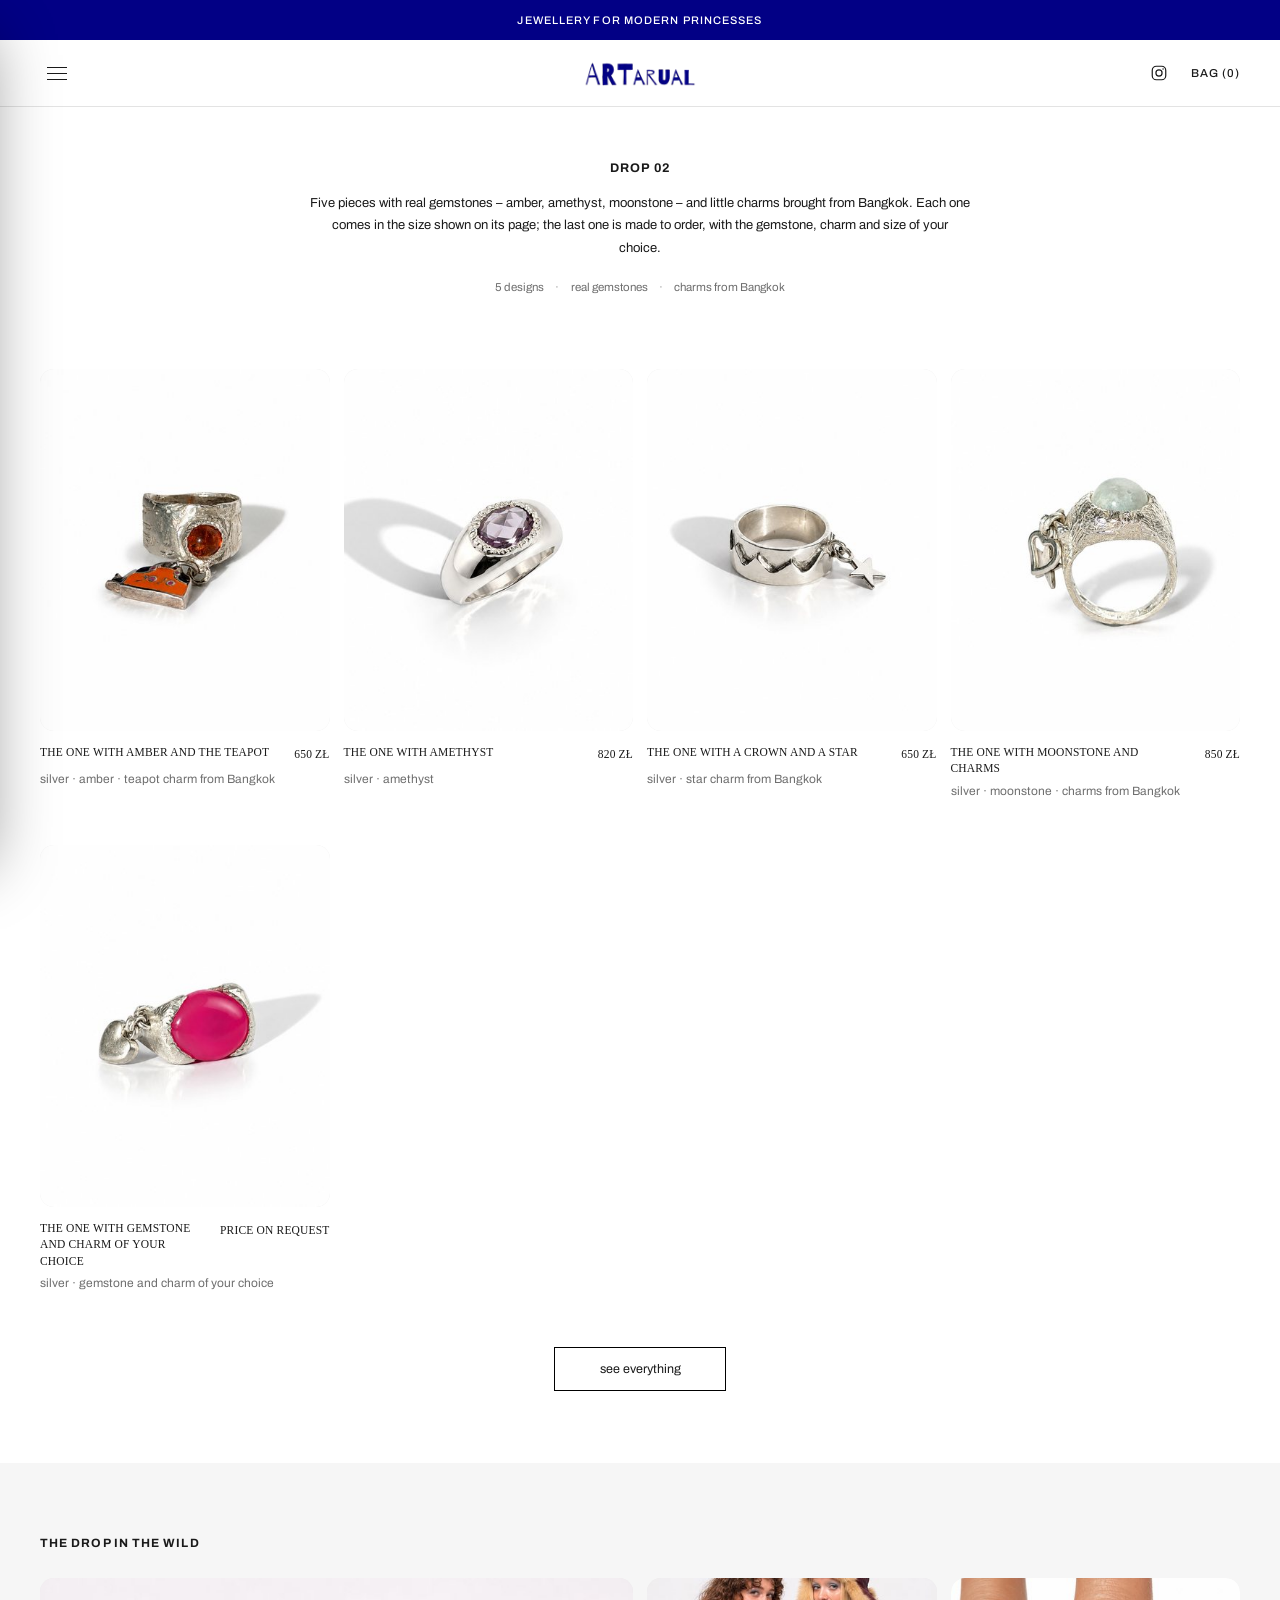
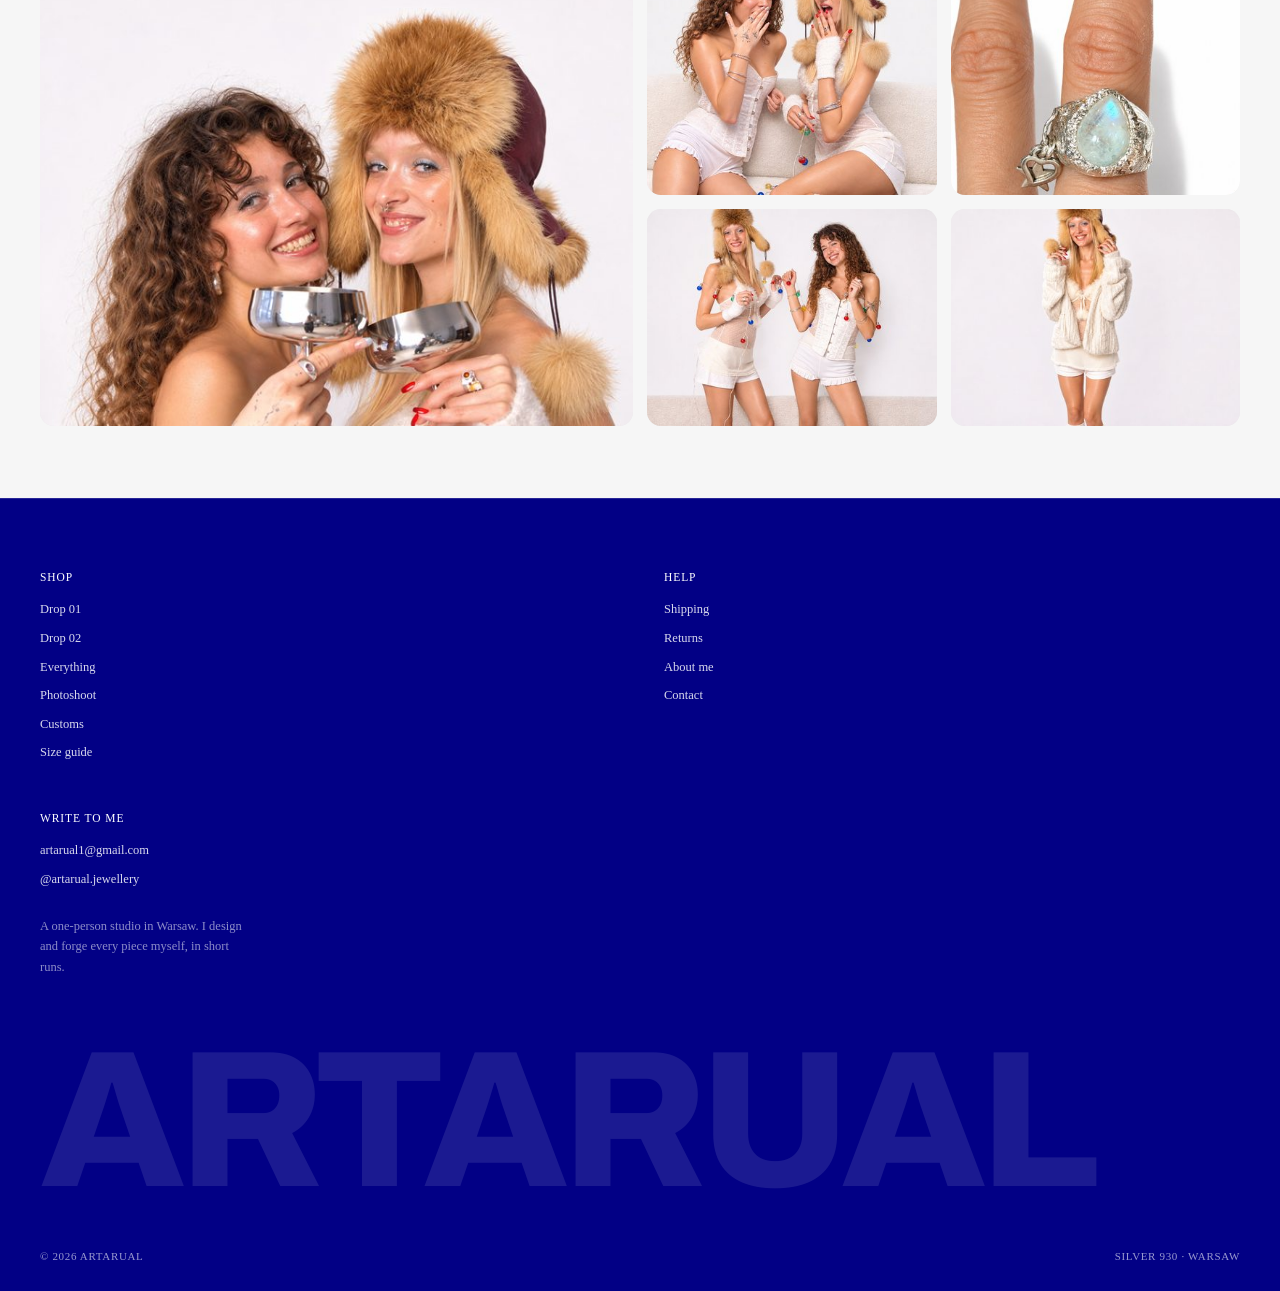
<file: drop-2.html>
<!DOCTYPE html>
<html lang="en">
<head>
<meta charset="UTF-8">
<meta name="viewport" content="width=device-width, initial-scale=1.0">
<title data-i18n="drop2.title">Drop 02 – ARTarual</title>
<meta name="description" content="ARTarual Drop 02 – five handmade silver rings with real gemstones and charms from Bangkok." data-i18n-attr="content:drop2.meta">
<link rel="icon" type="image/png" sizes="32x32" href="favicon-32.png">
<link rel="icon" type="image/png" sizes="16x16" href="favicon-16.png">
<link rel="icon" type="image/png" sizes="512x512" href="favicon-512.png">
<link rel="apple-touch-icon" href="apple-touch-icon.png">
<link rel="shortcut icon" href="favicon.ico">
<link rel="canonical" href="https://artarual.com/drop-2.html">
<meta property="og:type" content="website">
<meta property="og:site_name" content="ARTarual">
<meta property="og:url" content="https://artarual.com/drop-2.html">
<meta property="og:title" content="Drop 02 – ARTarual">
<meta property="og:description" content="ARTarual Drop 02 – five handmade silver rings with real gemstones and charms from Bangkok.">
<meta property="og:image" content="https://artarual.com/zdj/web/og-image.jpg">
<meta property="og:image:width" content="1200">
<meta property="og:image:height" content="630">
<meta name="twitter:card" content="summary_large_image">
<meta name="twitter:title" content="Drop 02 – ARTarual">
<meta name="twitter:description" content="ARTarual Drop 02 – five handmade silver rings with real gemstones and charms from Bangkok.">
<meta name="twitter:image" content="https://artarual.com/zdj/web/og-image.jpg">
<link rel="preconnect" href="https://fonts.googleapis.com">
<link rel="preconnect" href="https://fonts.gstatic.com" crossorigin>
<link href="https://fonts.googleapis.com/css2?family=Archivo:wght@400;500;700;800&family=Tinos:wght@400;700&display=swap" rel="stylesheet">
<link rel="stylesheet" href="styles.css?v=202611071900">
</head>
<body>

  <div class="topbar">
    <span>jewellery for modern princesses</span>
  </div>

  <header class="site-header">
    <div class="wrap">
      <button class="nav-toggle" aria-label="Open menu" aria-expanded="false" aria-controls="main-nav">
        <span></span><span></span><span></span>
      </button>
      <div class="nav-backdrop" data-nav-close></div>
      <nav class="main-nav" id="main-nav">
        <div class="main-nav__head">
          <button type="button" class="main-nav__close" data-nav-close aria-label="Close menu" data-i18n-attr="aria-label:nav.close">&#10005;</button>
        </div>
        <ul>
          <li><a href="o-nas.html" data-i18n="nav.about">About me</a></li>
          <li class="has-sub">
            <button type="button" class="sub-toggle" aria-current="page" aria-expanded="false"><span data-i18n="nav.shop">Shop</span> <span class="caret">&#9660;</span></button>
            <ul class="subnav">
              <li><a href="drop.html">Drop 01</a></li>
              <li><a href="drop-2.html" aria-current="page">Drop 02</a></li>
              <li><a href="kolekcja.html" data-i18n="nav.everything">Everything</a></li>
            </ul>
          </li>
          <li><a href="photoshoot.html" data-i18n="nav.photoshoot">Photoshoot</a></li>
          <li><a href="customs.html" data-i18n="nav.customs">Customs</a></li>
          <li><a href="rozmiary.html" data-i18n="nav.sizeguide">Size guide</a></li>
          <li class="nav-lang-item">
            <div class="lang-switch" role="group" aria-label="Language">
              <button type="button" data-lang="en" aria-current="true" aria-label="English"><svg class="flag" viewBox="0 0 60 30" aria-hidden="true"><clipPath id="flag-uk-s"><path d="M0,0 v30 h60 v-30 z"/></clipPath><clipPath id="flag-uk-t"><path d="M30,15 h30 v15 z v15 h-30 z h-30 v-15 z v-15 h30 z"/></clipPath><g clip-path="url(#flag-uk-s)"><path d="M0,0 v30 h60 v-30 z" fill="#012169"/><path d="M0,0 L60,30 M60,0 L0,30" stroke="#fff" stroke-width="6"/><path d="M0,0 L60,30 M60,0 L0,30" clip-path="url(#flag-uk-t)" stroke="#C8102E" stroke-width="4"/><path d="M30,0 v30 M0,15 h60" stroke="#fff" stroke-width="10"/><path d="M30,0 v30 M0,15 h60" stroke="#C8102E" stroke-width="6"/></g></svg></button>
              <button type="button" data-lang="pl" aria-current="false" aria-label="Polski"><svg class="flag" viewBox="0 0 16 10" aria-hidden="true"><rect width="16" height="5" fill="#fff"/><rect y="5" width="16" height="5" fill="#DC143C"/></svg></button>
            </div>
          </li>
        </ul>
      </nav>
      <a href="index.html" class="logo" aria-label="ARTarual – home"><img src="logo.png" alt="ARTarual"></a>
      <div class="nav-actions">
        <a href="https://www.instagram.com/artarual.jewellery/" target="_blank" rel="noopener" class="nav-icon" aria-label="Instagram">
          <svg viewBox="0 0 24 24" width="18" height="18" fill="none" stroke="currentColor" stroke-width="1.6" aria-hidden="true"><rect x="3" y="3" width="18" height="18" rx="5.5"/><circle cx="12" cy="12" r="4.1"/><circle cx="17.4" cy="6.6" r="1" fill="currentColor" stroke="none"/></svg>
        </a>
        <a href="#" data-bag-open><span data-i18n="nav.bag">Bag</span> (<span data-bag-count>0</span>)</a>
      </div>
    </div>
  </header>

  <main>
    <section class="page-hero">
      <div class="wrap">
        <h1 data-i18n="drop2.h1">drop 02</h1>
        <p data-i18n="drop2.p">Five pieces with real gemstones &ndash; amber, amethyst, moonstone &ndash; and little charms brought from Bangkok.</p>
        <div class="drop-meta">
          <span class="badge" data-i18n="drop2.badge1">5 designs</span>
          <span class="badge" data-i18n="drop2.badge2">real gemstones</span>
          <span class="badge" data-i18n="drop2.badge3">charms from Bangkok</span>
        </div>
      </div>
    </section>

    <section class="section" style="padding-top:1.5rem">
      <div class="wrap section__inner">
        <div class="gallery gallery--loose" data-lista="drop:2"></div>
        <div class="gallery-more"><a href="kolekcja.html" class="text-link" data-i18n="drop2.more">see everything</a></div>
      </div>
    </section>

    <section class="section section--paper2">
      <div class="wrap section__inner">
        <div class="sec-head"><h2 data-i18n="drop2.wild.heading">the drop in the wild</h2></div>
        <div class="collage collage--five" data-collage-sesja></div>
      </div>
    </section>
  </main>

  <footer class="site-footer">
    <div class="wrap">
      <div class="footer-top">
        <div class="footer-col">
          <h4 data-i18n="footer.shop">shop</h4>
          <ul>
            <li><a href="drop.html">Drop 01</a></li>
            <li><a href="drop-2.html">Drop 02</a></li>
            <li><a href="kolekcja.html" data-i18n="nav.everything">Everything</a></li>
            <li><a href="photoshoot.html" data-i18n="nav.photoshoot">Photoshoot</a></li>
            <li><a href="customs.html" data-i18n="nav.customs">Customs</a></li>
            <li><a href="rozmiary.html" data-i18n="nav.sizeguide">Size guide</a></li>
          </ul>
        </div>
        <div class="footer-col">
          <h4 data-i18n="footer.help">help</h4>
          <ul>
            <li><a href="dostawa-zwroty.html#shipping" data-i18n="footer.shipping">Shipping</a></li>
            <li><a href="dostawa-zwroty.html#returns" data-i18n="footer.returns">Returns</a></li>
            <li><a href="o-nas.html" data-i18n="nav.about">About me</a></li>
            <li><a href="kontakt.html" data-i18n="nav.contact">Contact</a></li>
          </ul>
        </div>
        <div class="footer-col">
          <h4 data-i18n="footer.writeto">write to me</h4>
          <ul>
            <li><a href="mailto:artarual1@gmail.com">artarual1@gmail.com</a></li>
            <li><a href="https://www.instagram.com/artarual.jewellery/" target="_blank" rel="noopener">@artarual.jewellery</a></li>
          </ul>
          <p data-i18n="footer.paragraph">A one-person studio in Warsaw. I design and forge every piece myself, in short runs.</p>
        </div>
      </div>
      <div class="footer-wordmark" aria-hidden="true">ARTarual</div>
      <div class="footer-bottom">
        <span>&copy; 2026 ARTarual</span>
        <span data-i18n="footer.tagline">silver 930 &middot; warsaw</span>
      </div>
    </div>
  </footer>

  <script src="i18n.js?v=202611071900"></script>
  <script src="script.js?v=202611071900"></script>
  <script src="zdjecia.js?v=202611071900"></script>
  <script src="products.js?v=202611071900"></script>
</body>
</html>
</file>
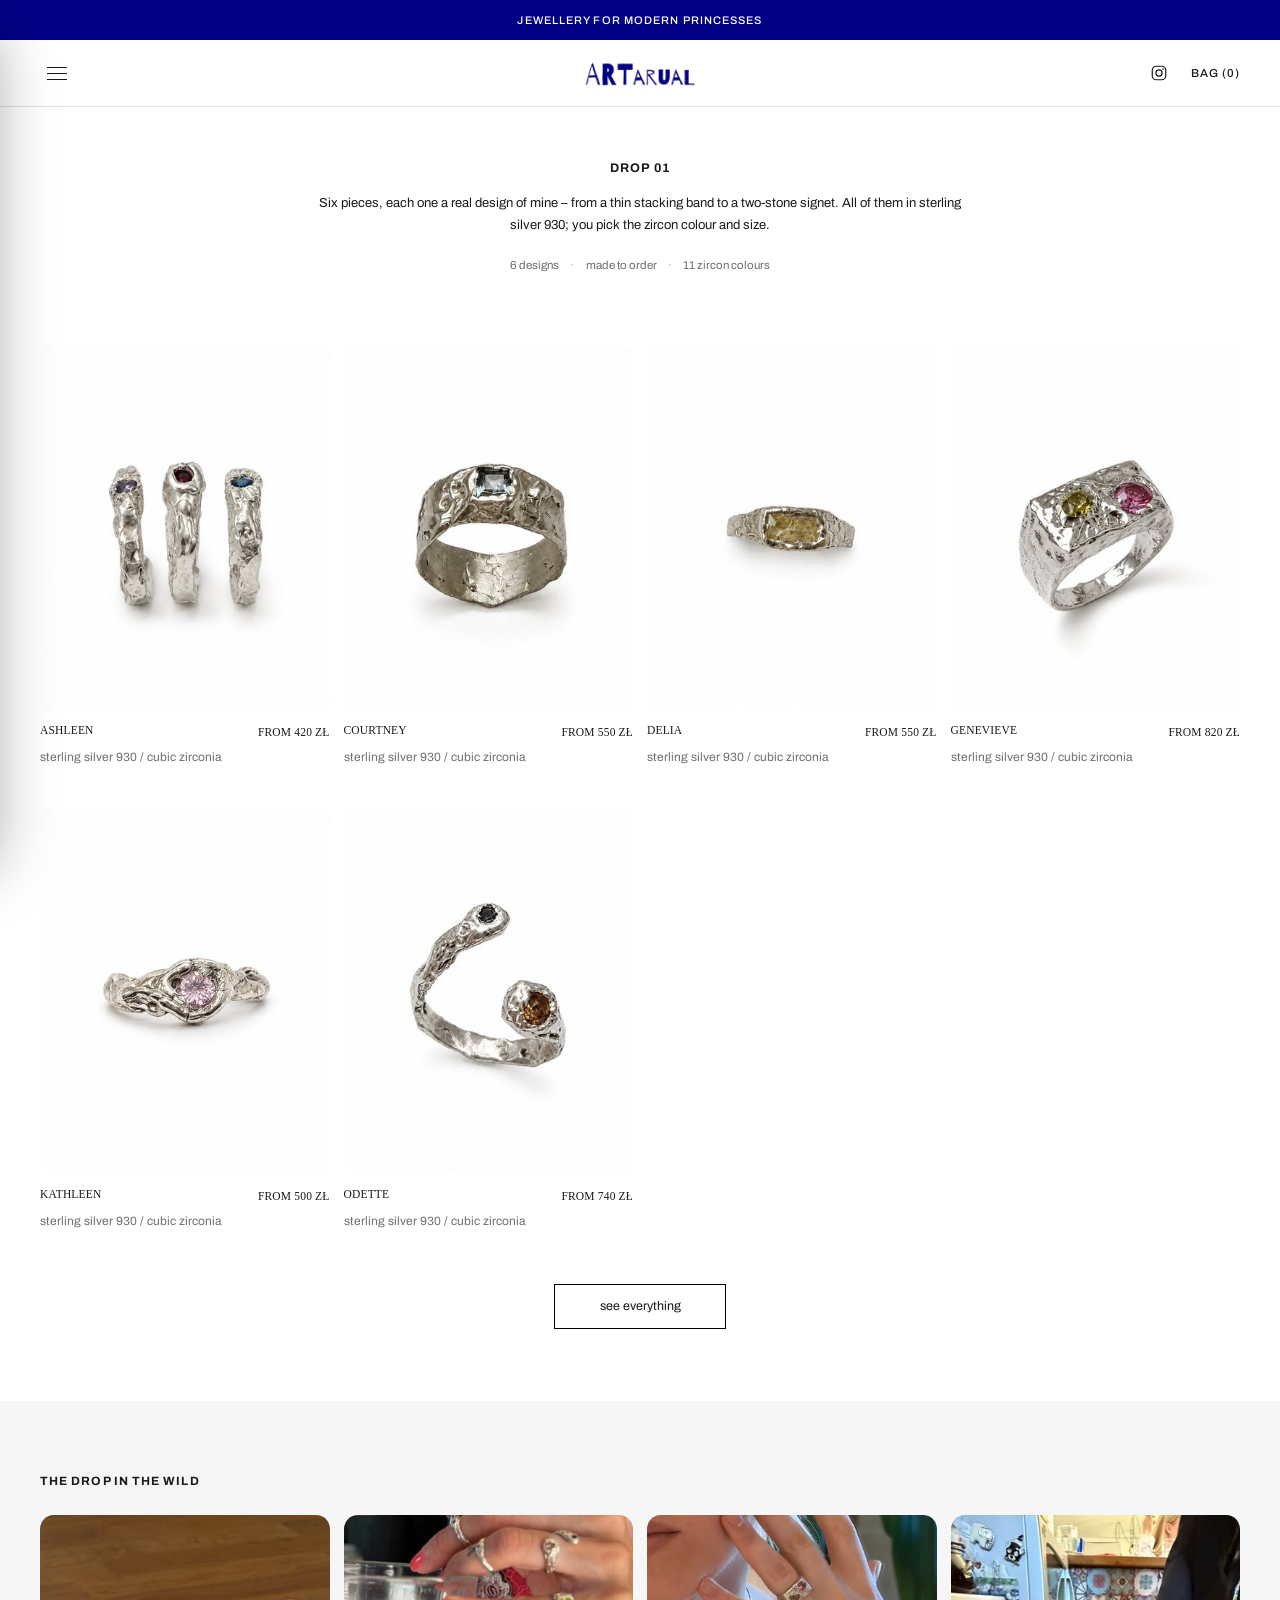
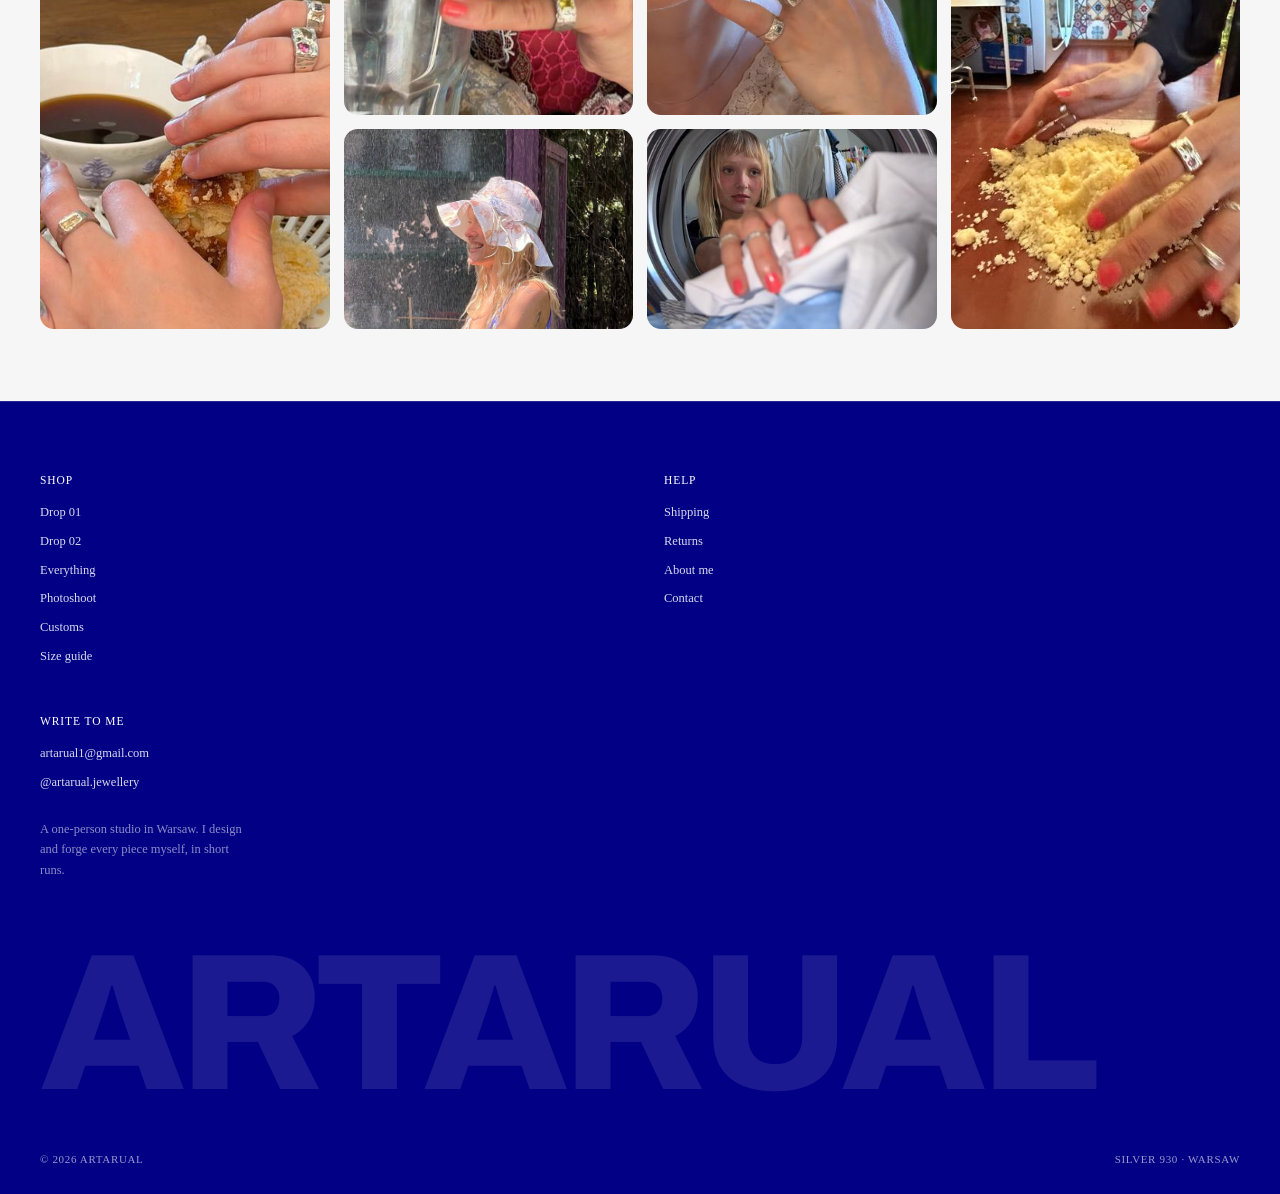
<file: drop.html>
<!DOCTYPE html>
<html lang="en">
<head>
<meta charset="UTF-8">
<meta name="viewport" content="width=device-width, initial-scale=1.0">
<title data-i18n="drop.title">Drop 01 – ARTarual</title>
<meta name="description" content="The ARTarual drop – six handmade rings in sterling silver 930, made to order: pick the zircon colour and size." data-i18n-attr="content:drop.meta">
<link rel="icon" type="image/png" sizes="32x32" href="favicon-32.png">
<link rel="icon" type="image/png" sizes="16x16" href="favicon-16.png">
<link rel="icon" type="image/png" sizes="512x512" href="favicon-512.png">
<link rel="apple-touch-icon" href="apple-touch-icon.png">
<link rel="shortcut icon" href="favicon.ico">
<link rel="canonical" href="https://artarual.com/drop.html">
<meta property="og:type" content="website">
<meta property="og:site_name" content="ARTarual">
<meta property="og:url" content="https://artarual.com/drop.html">
<meta property="og:title" content="Drop 01 – ARTarual">
<meta property="og:description" content="The ARTarual drop – six handmade rings in sterling silver 930, made to order: pick the zircon colour and size.">
<meta property="og:image" content="https://artarual.com/zdj/web/og-image.jpg">
<meta property="og:image:width" content="1200">
<meta property="og:image:height" content="630">
<meta name="twitter:card" content="summary_large_image">
<meta name="twitter:title" content="Drop 01 – ARTarual">
<meta name="twitter:description" content="The ARTarual drop – six handmade rings in sterling silver 930, made to order: pick the zircon colour and size.">
<meta name="twitter:image" content="https://artarual.com/zdj/web/og-image.jpg">
<link rel="preconnect" href="https://fonts.googleapis.com">
<link rel="preconnect" href="https://fonts.gstatic.com" crossorigin>
<link href="https://fonts.googleapis.com/css2?family=Archivo:wght@400;500;700;800&family=Tinos:wght@400;700&display=swap" rel="stylesheet">
<link rel="stylesheet" href="styles.css?v=202611071900">
</head>
<body>

  <div class="topbar">
    <span>jewellery for modern princesses</span>
  </div>

  <header class="site-header">
    <div class="wrap">
      <button class="nav-toggle" aria-label="Open menu" aria-expanded="false" aria-controls="main-nav">
        <span></span><span></span><span></span>
      </button>
      <div class="nav-backdrop" data-nav-close></div>
      <nav class="main-nav" id="main-nav">
        <div class="main-nav__head">
          <button type="button" class="main-nav__close" data-nav-close aria-label="Close menu" data-i18n-attr="aria-label:nav.close">&#10005;</button>
        </div>
        <ul>
          <li><a href="o-nas.html" data-i18n="nav.about">About me</a></li>
          <li class="has-sub">
            <button type="button" class="sub-toggle" aria-current="page" aria-expanded="false"><span data-i18n="nav.shop">Shop</span> <span class="caret">&#9660;</span></button>
            <ul class="subnav">
              <li><a href="drop.html" aria-current="page">Drop 01</a></li>
              <li><a href="drop-2.html">Drop 02</a></li>
              <li><a href="kolekcja.html" data-i18n="nav.everything">Everything</a></li>
            </ul>
          </li>
          <li><a href="photoshoot.html" data-i18n="nav.photoshoot">Photoshoot</a></li>
          <li><a href="customs.html" data-i18n="nav.customs">Customs</a></li>
          <li><a href="rozmiary.html" data-i18n="nav.sizeguide">Size guide</a></li>
          <li class="nav-lang-item">
            <div class="lang-switch" role="group" aria-label="Language">
              <button type="button" data-lang="en" aria-current="true" aria-label="English"><svg class="flag" viewBox="0 0 60 30" aria-hidden="true"><clipPath id="flag-uk-s"><path d="M0,0 v30 h60 v-30 z"/></clipPath><clipPath id="flag-uk-t"><path d="M30,15 h30 v15 z v15 h-30 z h-30 v-15 z v-15 h30 z"/></clipPath><g clip-path="url(#flag-uk-s)"><path d="M0,0 v30 h60 v-30 z" fill="#012169"/><path d="M0,0 L60,30 M60,0 L0,30" stroke="#fff" stroke-width="6"/><path d="M0,0 L60,30 M60,0 L0,30" clip-path="url(#flag-uk-t)" stroke="#C8102E" stroke-width="4"/><path d="M30,0 v30 M0,15 h60" stroke="#fff" stroke-width="10"/><path d="M30,0 v30 M0,15 h60" stroke="#C8102E" stroke-width="6"/></g></svg></button>
              <button type="button" data-lang="pl" aria-current="false" aria-label="Polski"><svg class="flag" viewBox="0 0 16 10" aria-hidden="true"><rect width="16" height="5" fill="#fff"/><rect y="5" width="16" height="5" fill="#DC143C"/></svg></button>
            </div>
          </li>
        </ul>
      </nav>
      <a href="index.html" class="logo" aria-label="ARTarual – home"><img src="logo.png" alt="ARTarual"></a>
      <div class="nav-actions">
        <a href="https://www.instagram.com/artarual.jewellery/" target="_blank" rel="noopener" class="nav-icon" aria-label="Instagram">
          <svg viewBox="0 0 24 24" width="18" height="18" fill="none" stroke="currentColor" stroke-width="1.6" aria-hidden="true"><rect x="3" y="3" width="18" height="18" rx="5.5"/><circle cx="12" cy="12" r="4.1"/><circle cx="17.4" cy="6.6" r="1" fill="currentColor" stroke="none"/></svg>
        </a>
        <a href="#" data-bag-open><span data-i18n="nav.bag">Bag</span> (<span data-bag-count>0</span>)</a>
      </div>
    </div>
  </header>

  <main>
    <section class="page-hero">
      <div class="wrap">
        <h1 data-i18n="drop.h1">drop</h1>
        <p data-i18n="drop.p">Six pieces, each one a real design of mine &ndash; from a thin stacking band to a two-stone signet. All of them in sterling silver 930; you pick the zircon colour and size.</p>
        <div class="drop-meta">
          <span class="badge" data-i18n="drop.badge1">6 designs</span>
          <span class="badge" data-i18n="drop.badge2">made to order</span>
          <span class="badge" data-i18n="drop.badge3">8 zircon colours</span>
        </div>
      </div>
    </section>

    <section class="section" style="padding-top:1.5rem">
      <div class="wrap section__inner">
        <div class="gallery gallery--loose" data-lista="drop:1"></div>
        <div class="gallery-more"><a href="kolekcja.html" class="text-link" data-i18n="drop.more">see everything</a></div>
      </div>
    </section>

    <section class="section section--paper2">
      <div class="wrap section__inner">
        <div class="sec-head"><h2 data-i18n="drop.wild.heading">the drop in the wild</h2></div>
        <div class="collage">
          <figure class="tall"><img src="zdj/web/IMG_2231-640.jpg" srcset="zdj/web/IMG_2231-400.jpg 400w, zdj/web/IMG_2231-640.jpg 640w, zdj/web/IMG_2231-1280.jpg 1280w" sizes="(max-width:720px) 46vw, 25vw" alt="Rings from the drop over morning coffee" loading="lazy" decoding="async"></figure>
          <figure><img src="zdj/web/IMG_2845-640.jpg" srcset="zdj/web/IMG_2845-400.jpg 400w, zdj/web/IMG_2845-640.jpg 640w, zdj/web/IMG_2845-1280.jpg 1280w" sizes="(max-width:720px) 46vw, 25vw" alt="Several ARTarual rings on one hand" loading="lazy" decoding="async"></figure>
          <figure><img src="zdj/web/IMG_2870-640.jpg" srcset="zdj/web/IMG_2870-400.jpg 400w, zdj/web/IMG_2870-640.jpg 640w, zdj/web/IMG_2870-1280.jpg 1280w" sizes="(max-width:720px) 46vw, 25vw" alt="A thin ring made for stacking" loading="lazy" decoding="async"></figure>
          <figure class="tall"><img src="zdj/web/IMG_2850-640.jpg" srcset="zdj/web/IMG_2850-400.jpg 400w, zdj/web/IMG_2850-640.jpg 640w, zdj/web/IMG_2850-1280.jpg 1280w" sizes="(max-width:720px) 46vw, 25vw" alt="Rings while baking – silver for every day" loading="lazy" decoding="async"></figure>
          <figure><img src="zdj/web/IMG_2842-640.jpg" srcset="zdj/web/IMG_2842-400.jpg 400w, zdj/web/IMG_2842-640.jpg 640w, zdj/web/IMG_2842-1280.jpg 1280w" sizes="(max-width:720px) 92vw, 50vw" alt="The drop worn on an ordinary day" loading="lazy" decoding="async"></figure>
          <figure><img src="zdj/web/IMG_2847-640.jpg" srcset="zdj/web/IMG_2847-400.jpg 400w, zdj/web/IMG_2847-640.jpg 640w, zdj/web/IMG_2847-1280.jpg 1280w" sizes="(max-width:720px) 46vw, 25vw" alt="Rings during ordinary things around the house" loading="lazy" decoding="async"></figure>
        </div>
      </div>
    </section>
  </main>

  <footer class="site-footer">
    <div class="wrap">
      <div class="footer-top">
        <div class="footer-col">
          <h4 data-i18n="footer.shop">shop</h4>
          <ul>
            <li><a href="drop.html">Drop 01</a></li>
            <li><a href="drop-2.html">Drop 02</a></li>
            <li><a href="kolekcja.html" data-i18n="nav.everything">Everything</a></li>
            <li><a href="photoshoot.html" data-i18n="nav.photoshoot">Photoshoot</a></li>
            <li><a href="customs.html" data-i18n="nav.customs">Customs</a></li>
            <li><a href="rozmiary.html" data-i18n="nav.sizeguide">Size guide</a></li>
          </ul>
        </div>
        <div class="footer-col">
          <h4 data-i18n="footer.help">help</h4>
          <ul>
            <li><a href="dostawa-zwroty.html#shipping" data-i18n="footer.shipping">Shipping</a></li>
            <li><a href="dostawa-zwroty.html#returns" data-i18n="footer.returns">Returns</a></li>
            <li><a href="o-nas.html" data-i18n="nav.about">About me</a></li>
            <li><a href="kontakt.html" data-i18n="nav.contact">Contact</a></li>
          </ul>
        </div>
        <div class="footer-col">
          <h4 data-i18n="footer.writeto">write to me</h4>
          <ul>
            <li><a href="mailto:artarual1@gmail.com">artarual1@gmail.com</a></li>
            <li><a href="https://www.instagram.com/artarual.jewellery/" target="_blank" rel="noopener">@artarual.jewellery</a></li>
          </ul>
          <p data-i18n="footer.paragraph">A one-person studio in Warsaw. I design and forge every piece myself, in short runs.</p>
        </div>
      </div>
      <div class="footer-wordmark" aria-hidden="true">ARTarual</div>
      <div class="footer-bottom">
        <span>&copy; 2026 ARTarual</span>
        <span data-i18n="footer.tagline">silver 930 &middot; warsaw</span>
      </div>
    </div>
  </footer>

  <script src="i18n.js?v=202611071900"></script>
  <script src="script.js?v=202611071900"></script>
  <script src="zdjecia.js?v=202611071900"></script>
  <script src="products.js?v=202611071900"></script>
</body>
</html>
</file>
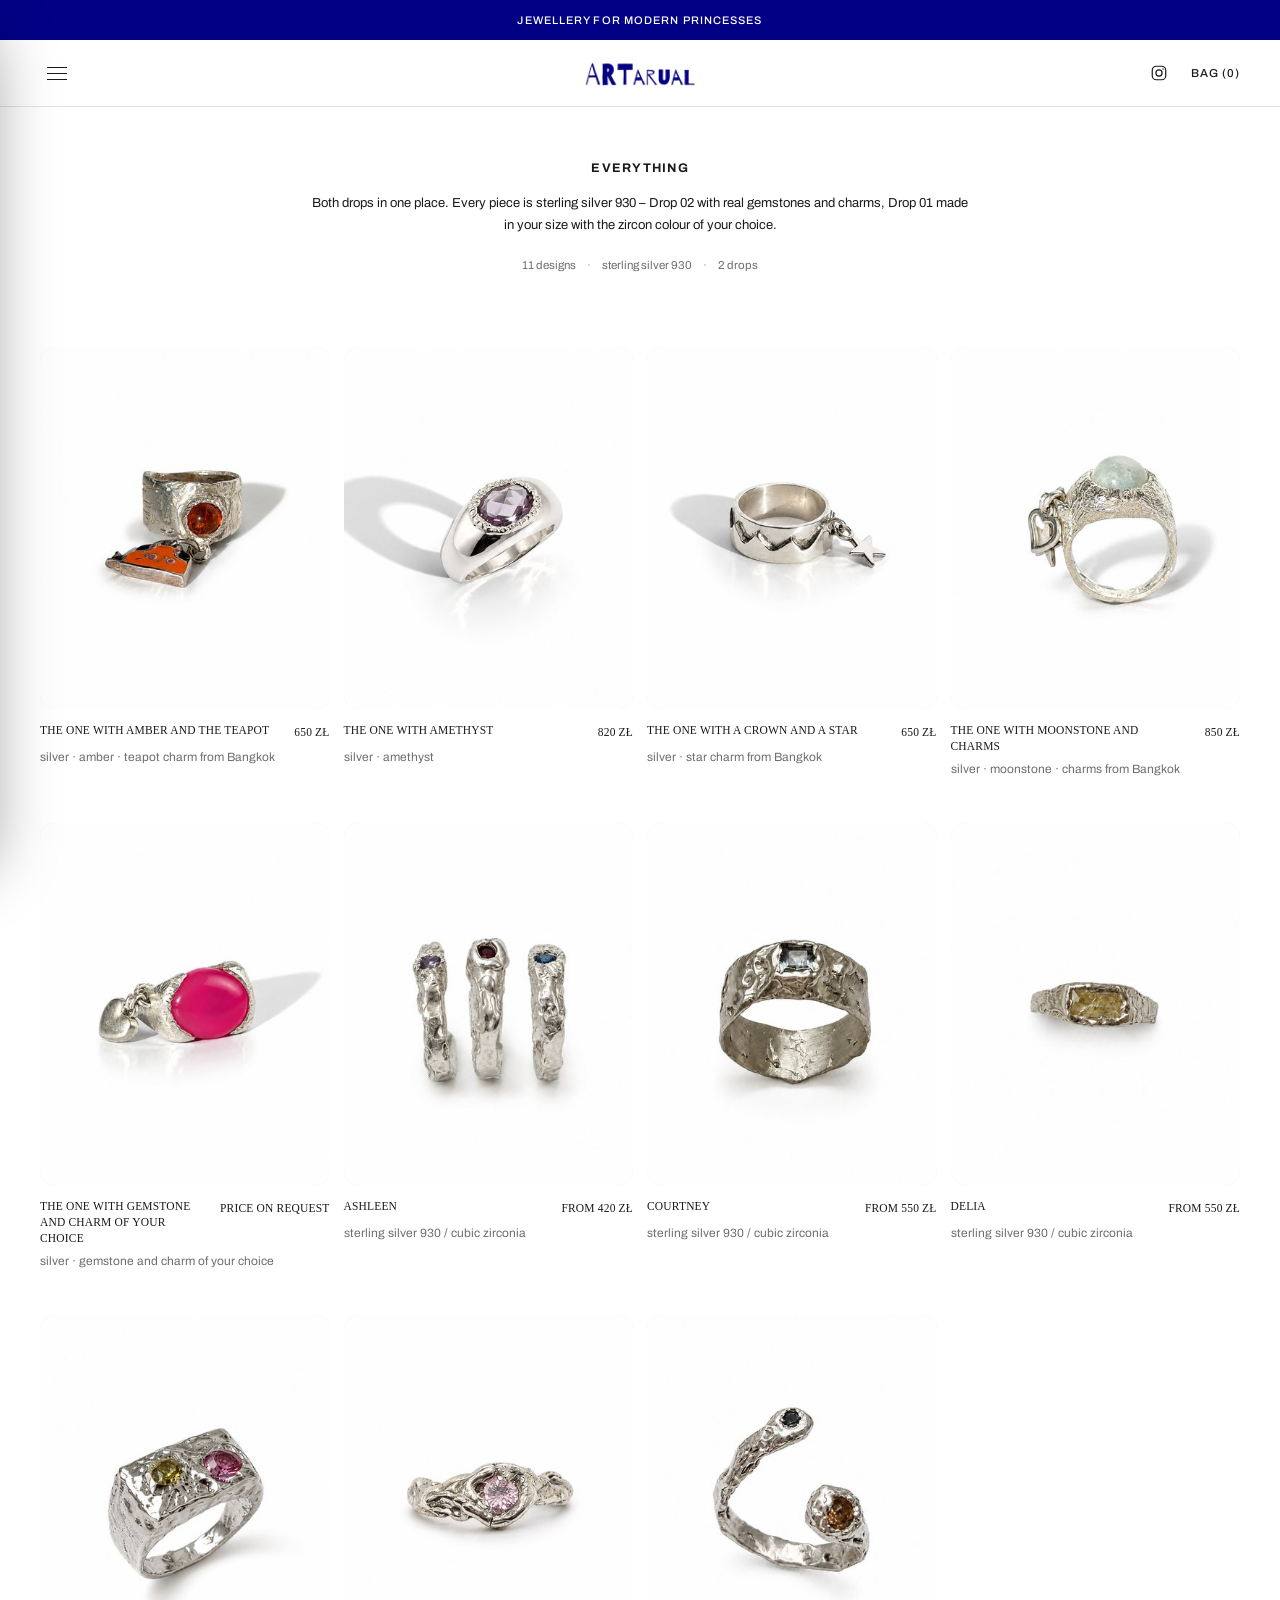
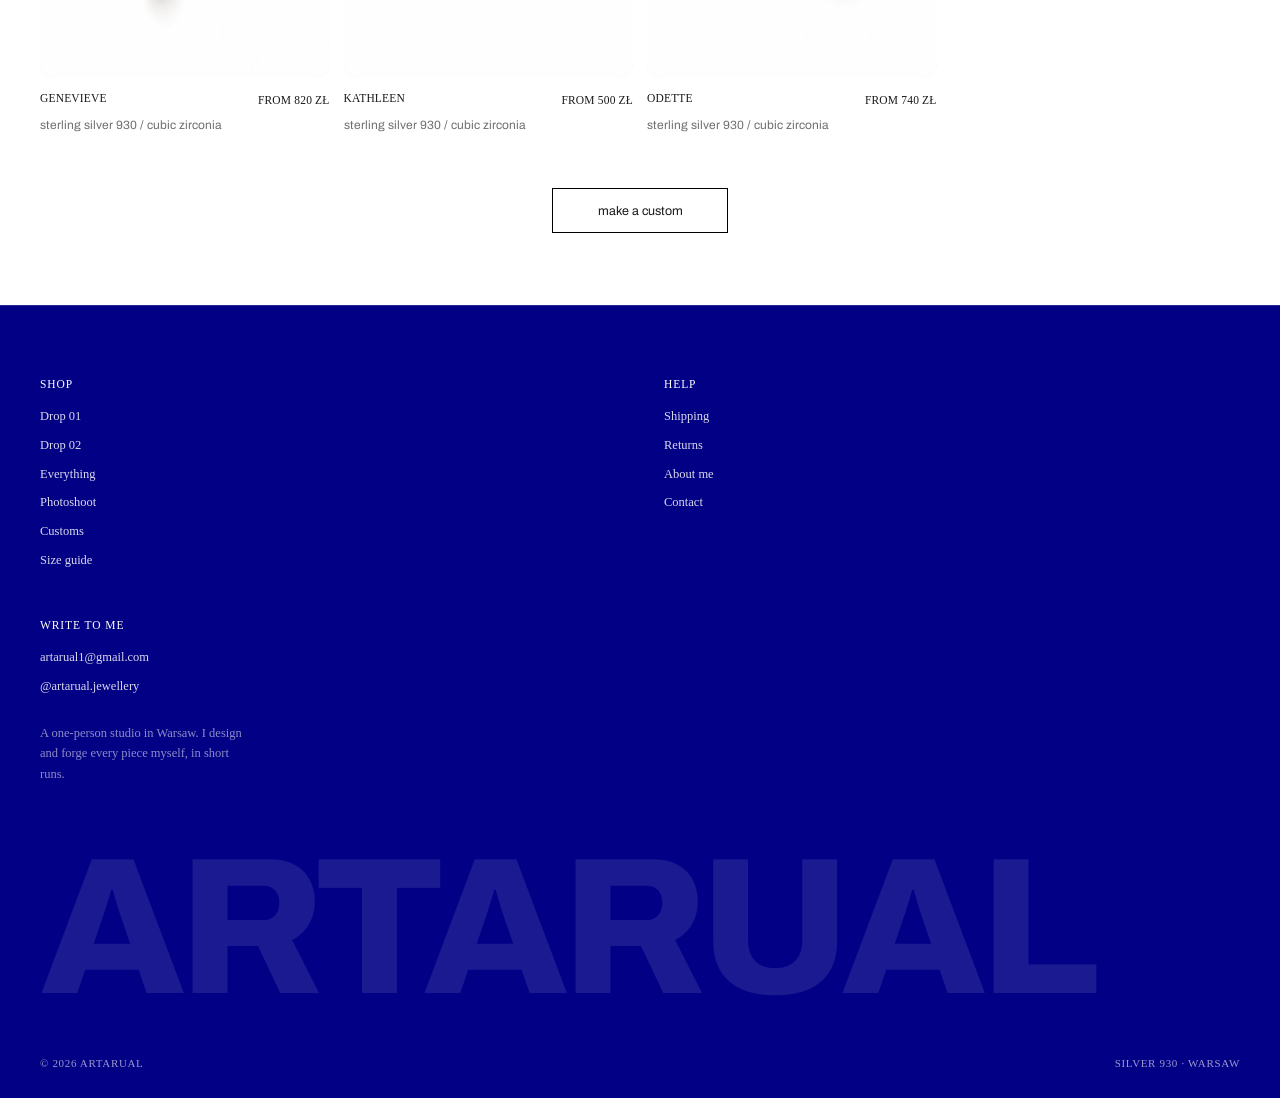
<file: kolekcja.html>
<!DOCTYPE html>
<html lang="en">
<head>
<meta charset="UTF-8">
<meta name="viewport" content="width=device-width, initial-scale=1.0">
<title data-i18n="kolekcja.title">Everything – ARTarual</title>
<meta name="description" content="All ARTarual rings and signets in one place – six handmade designs, made to order in your size." data-i18n-attr="content:kolekcja.meta">
<link rel="icon" type="image/png" sizes="32x32" href="favicon-32.png">
<link rel="icon" type="image/png" sizes="16x16" href="favicon-16.png">
<link rel="icon" type="image/png" sizes="512x512" href="favicon-512.png">
<link rel="apple-touch-icon" href="apple-touch-icon.png">
<link rel="shortcut icon" href="favicon.ico">
<link rel="canonical" href="https://artarual.com/kolekcja.html">
<meta property="og:type" content="website">
<meta property="og:site_name" content="ARTarual">
<meta property="og:url" content="https://artarual.com/kolekcja.html">
<meta property="og:title" content="Everything – ARTarual">
<meta property="og:description" content="All ARTarual rings and signets in one place – six handmade designs, made to order in your size.">
<meta property="og:image" content="https://artarual.com/zdj/web/og-image.jpg">
<meta property="og:image:width" content="1200">
<meta property="og:image:height" content="630">
<meta name="twitter:card" content="summary_large_image">
<meta name="twitter:title" content="Everything – ARTarual">
<meta name="twitter:description" content="All ARTarual rings and signets in one place – six handmade designs, made to order in your size.">
<meta name="twitter:image" content="https://artarual.com/zdj/web/og-image.jpg">
<link rel="preconnect" href="https://fonts.googleapis.com">
<link rel="preconnect" href="https://fonts.gstatic.com" crossorigin>
<link href="https://fonts.googleapis.com/css2?family=Archivo:wght@400;500;700;800&family=Tinos:wght@400;700&display=swap" rel="stylesheet">
<link rel="stylesheet" href="styles.css?v=202611071900">
</head>
<body>

  <div class="topbar">
    <span>jewellery for modern princesses</span>
  </div>

  <header class="site-header">
    <div class="wrap">
      <button class="nav-toggle" aria-label="Open menu" aria-expanded="false" aria-controls="main-nav">
        <span></span><span></span><span></span>
      </button>
      <div class="nav-backdrop" data-nav-close></div>
      <nav class="main-nav" id="main-nav">
        <div class="main-nav__head">
          <button type="button" class="main-nav__close" data-nav-close aria-label="Close menu" data-i18n-attr="aria-label:nav.close">&#10005;</button>
        </div>
        <ul>
          <li><a href="o-nas.html" data-i18n="nav.about">About me</a></li>
          <li class="has-sub">
            <button type="button" class="sub-toggle" aria-current="page" aria-expanded="false"><span data-i18n="nav.shop">Shop</span> <span class="caret">&#9660;</span></button>
            <ul class="subnav">
              <li><a href="drop.html">Drop 01</a></li>
              <li><a href="drop-2.html">Drop 02</a></li>
              <li><a href="kolekcja.html" aria-current="page" data-i18n="nav.everything">Everything</a></li>
            </ul>
          </li>
          <li><a href="photoshoot.html" data-i18n="nav.photoshoot">Photoshoot</a></li>
          <li><a href="customs.html" data-i18n="nav.customs">Customs</a></li>
          <li><a href="rozmiary.html" data-i18n="nav.sizeguide">Size guide</a></li>
          <li class="nav-lang-item">
            <div class="lang-switch" role="group" aria-label="Language">
              <button type="button" data-lang="en" aria-current="true" aria-label="English"><svg class="flag" viewBox="0 0 60 30" aria-hidden="true"><clipPath id="flag-uk-s"><path d="M0,0 v30 h60 v-30 z"/></clipPath><clipPath id="flag-uk-t"><path d="M30,15 h30 v15 z v15 h-30 z h-30 v-15 z v-15 h30 z"/></clipPath><g clip-path="url(#flag-uk-s)"><path d="M0,0 v30 h60 v-30 z" fill="#012169"/><path d="M0,0 L60,30 M60,0 L0,30" stroke="#fff" stroke-width="6"/><path d="M0,0 L60,30 M60,0 L0,30" clip-path="url(#flag-uk-t)" stroke="#C8102E" stroke-width="4"/><path d="M30,0 v30 M0,15 h60" stroke="#fff" stroke-width="10"/><path d="M30,0 v30 M0,15 h60" stroke="#C8102E" stroke-width="6"/></g></svg></button>
              <button type="button" data-lang="pl" aria-current="false" aria-label="Polski"><svg class="flag" viewBox="0 0 16 10" aria-hidden="true"><rect width="16" height="5" fill="#fff"/><rect y="5" width="16" height="5" fill="#DC143C"/></svg></button>
            </div>
          </li>
        </ul>
      </nav>
      <a href="index.html" class="logo" aria-label="ARTarual – home"><img src="logo.png" alt="ARTarual"></a>
      <div class="nav-actions">
        <a href="https://www.instagram.com/artarual.jewellery/" target="_blank" rel="noopener" class="nav-icon" aria-label="Instagram">
          <svg viewBox="0 0 24 24" width="18" height="18" fill="none" stroke="currentColor" stroke-width="1.6" aria-hidden="true"><rect x="3" y="3" width="18" height="18" rx="5.5"/><circle cx="12" cy="12" r="4.1"/><circle cx="17.4" cy="6.6" r="1" fill="currentColor" stroke="none"/></svg>
        </a>
        <a href="#" data-bag-open><span data-i18n="nav.bag">Bag</span> (<span data-bag-count>0</span>)</a>
      </div>
    </div>
  </header>

  <main>
    <section class="page-hero">
      <div class="wrap">
        <h1 data-i18n="kolekcja.h1">everything</h1>
        <p data-i18n="kolekcja.p">The full drop in one place. Every piece is sterling silver 930, made in your size &ndash; you pick the zircon colour on the ring page.</p>
        <div class="drop-meta">
          <span class="badge" data-i18n="kolekcja.badge1">6 designs</span>
          <span class="badge" data-i18n="kolekcja.badge2">sterling silver 930</span>
          <span class="badge" data-i18n="kolekcja.badge3">8 zircon colours</span>
        </div>
      </div>
    </section>

    <section class="section" style="padding-top:1.5rem">
      <div class="wrap section__inner">
        <div class="gallery gallery--loose" data-lista="all"></div>
        <div class="gallery-more"><a href="customs.html" class="text-link" data-i18n="kolekcja.more">make a custom</a></div>
      </div>
    </section>
  </main>

  <footer class="site-footer">
    <div class="wrap">
      <div class="footer-top">
        <div class="footer-col">
          <h4 data-i18n="footer.shop">shop</h4>
          <ul>
            <li><a href="drop.html">Drop 01</a></li>
            <li><a href="drop-2.html">Drop 02</a></li>
            <li><a href="kolekcja.html" data-i18n="nav.everything">Everything</a></li>
            <li><a href="photoshoot.html" data-i18n="nav.photoshoot">Photoshoot</a></li>
            <li><a href="customs.html" data-i18n="nav.customs">Customs</a></li>
            <li><a href="rozmiary.html" data-i18n="nav.sizeguide">Size guide</a></li>
          </ul>
        </div>
        <div class="footer-col">
          <h4 data-i18n="footer.help">help</h4>
          <ul>
            <li><a href="dostawa-zwroty.html#shipping" data-i18n="footer.shipping">Shipping</a></li>
            <li><a href="dostawa-zwroty.html#returns" data-i18n="footer.returns">Returns</a></li>
            <li><a href="o-nas.html" data-i18n="nav.about">About me</a></li>
            <li><a href="kontakt.html" data-i18n="nav.contact">Contact</a></li>
          </ul>
        </div>
        <div class="footer-col">
          <h4 data-i18n="footer.writeto">write to me</h4>
          <ul>
            <li><a href="mailto:artarual1@gmail.com">artarual1@gmail.com</a></li>
            <li><a href="https://www.instagram.com/artarual.jewellery/" target="_blank" rel="noopener">@artarual.jewellery</a></li>
          </ul>
          <p data-i18n="footer.paragraph">A one-person studio in Warsaw. I design and forge every piece myself, in short runs.</p>
        </div>
      </div>
      <div class="footer-wordmark" aria-hidden="true">ARTarual</div>
      <div class="footer-bottom">
        <span>&copy; 2026 ARTarual</span>
        <span data-i18n="footer.tagline">silver 930 &middot; warsaw</span>
      </div>
    </div>
  </footer>

  <script src="i18n.js?v=202611071900"></script>
  <script src="script.js?v=202611071900"></script>
  <script src="zdjecia.js?v=202611071900"></script>
  <script src="products.js?v=202611071900"></script>
</body>
</html>
</file>
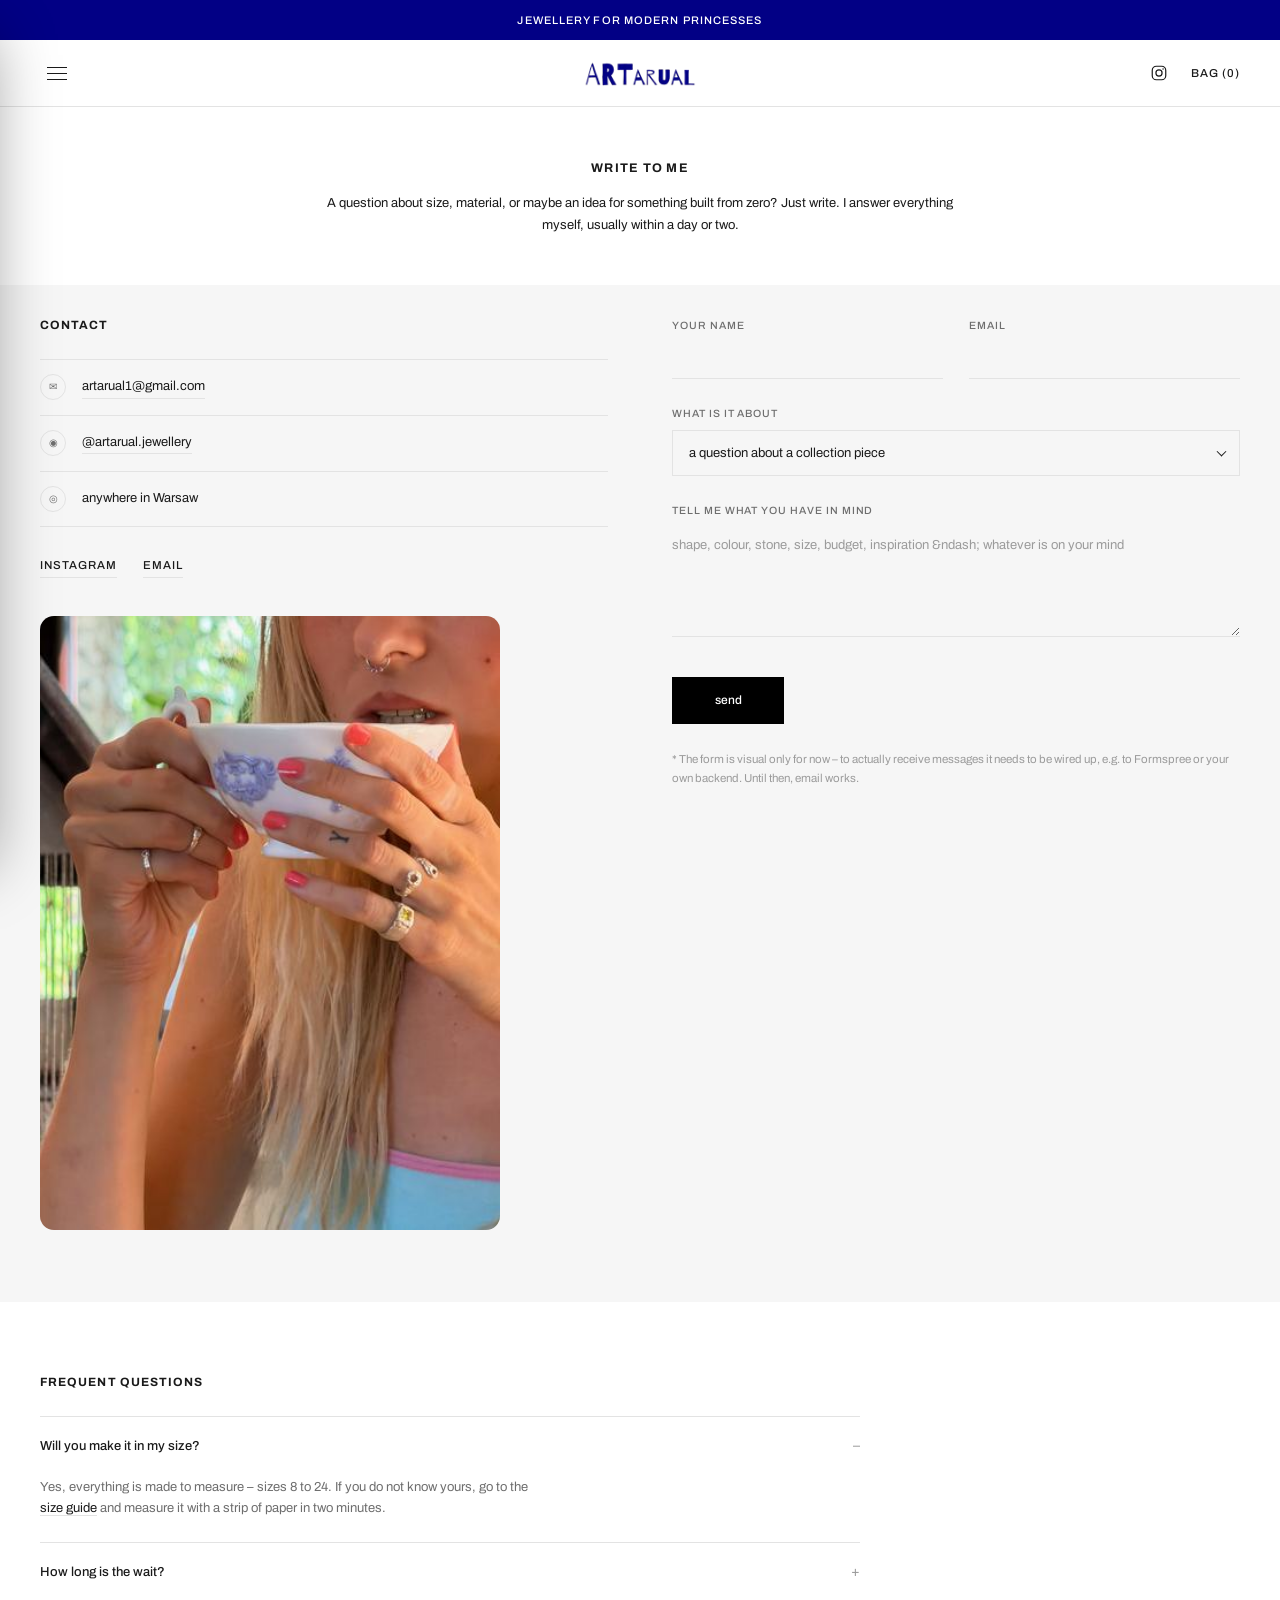
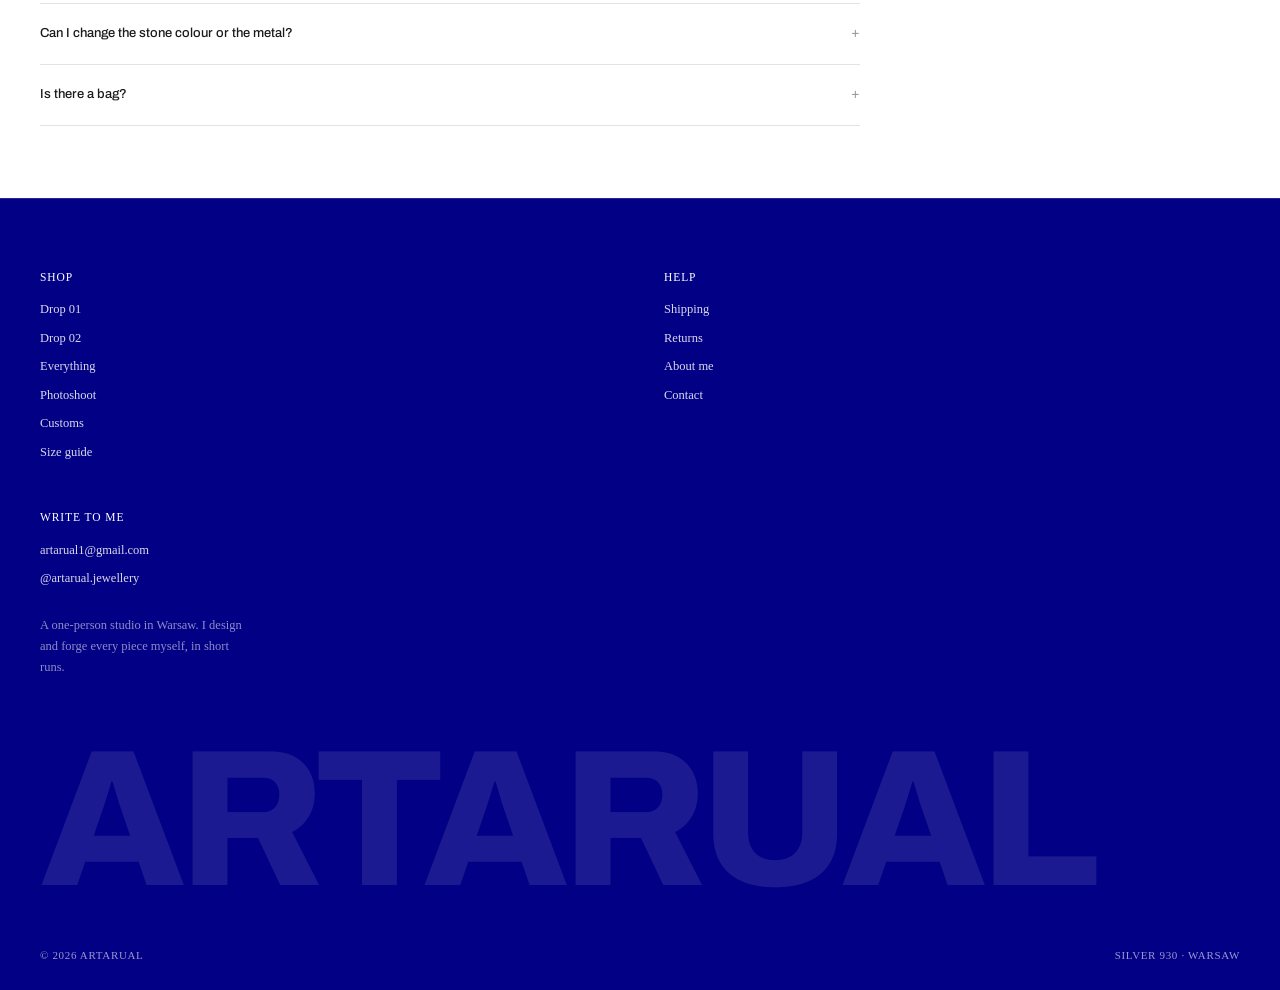
<file: kontakt.html>
<!DOCTYPE html>
<html lang="en">
<head>
<meta charset="UTF-8">
<meta name="viewport" content="width=device-width, initial-scale=1.0">
<title data-i18n="kontakt.title">Contact – ARTarual</title>
<meta name="description" content="Write to ARTarual: artarual1@gmail.com or @artarual.jewellery on Instagram." data-i18n-attr="content:kontakt.meta">
<link rel="icon" type="image/png" sizes="32x32" href="favicon-32.png">
<link rel="icon" type="image/png" sizes="16x16" href="favicon-16.png">
<link rel="icon" type="image/png" sizes="512x512" href="favicon-512.png">
<link rel="apple-touch-icon" href="apple-touch-icon.png">
<link rel="shortcut icon" href="favicon.ico">
<link rel="canonical" href="https://artarual.com/kontakt.html">
<meta property="og:type" content="website">
<meta property="og:site_name" content="ARTarual">
<meta property="og:url" content="https://artarual.com/kontakt.html">
<meta property="og:title" content="Contact – ARTarual">
<meta property="og:description" content="Write to ARTarual: artarual1@gmail.com or @artarual.jewellery on Instagram.">
<meta property="og:image" content="https://artarual.com/zdj/web/og-image.jpg">
<meta property="og:image:width" content="1200">
<meta property="og:image:height" content="630">
<meta name="twitter:card" content="summary_large_image">
<meta name="twitter:title" content="Contact – ARTarual">
<meta name="twitter:description" content="Write to ARTarual: artarual1@gmail.com or @artarual.jewellery on Instagram.">
<meta name="twitter:image" content="https://artarual.com/zdj/web/og-image.jpg">
<link rel="preconnect" href="https://fonts.googleapis.com">
<link rel="preconnect" href="https://fonts.gstatic.com" crossorigin>
<link href="https://fonts.googleapis.com/css2?family=Archivo:wght@400;500;700;800&family=Tinos:wght@400;700&display=swap" rel="stylesheet">
<link rel="stylesheet" href="styles.css?v=202611071900">
</head>
<body>

  <div class="topbar">
    <span>jewellery for modern princesses</span>
  </div>

  <header class="site-header">
    <div class="wrap">
      <button class="nav-toggle" aria-label="Open menu" aria-expanded="false" aria-controls="main-nav">
        <span></span><span></span><span></span>
      </button>
      <div class="nav-backdrop" data-nav-close></div>
      <nav class="main-nav" id="main-nav">
        <div class="main-nav__head">
          <button type="button" class="main-nav__close" data-nav-close aria-label="Close menu" data-i18n-attr="aria-label:nav.close">&#10005;</button>
        </div>
        <ul>
          <li><a href="o-nas.html" data-i18n="nav.about">About me</a></li>
          <li class="has-sub">
            <button type="button" class="sub-toggle" aria-expanded="false"><span data-i18n="nav.shop">Shop</span> <span class="caret">&#9660;</span></button>
            <ul class="subnav">
              <li><a href="drop.html">Drop 01</a></li>
              <li><a href="drop-2.html">Drop 02</a></li>
              <li><a href="kolekcja.html" data-i18n="nav.everything">Everything</a></li>
            </ul>
          </li>
          <li><a href="photoshoot.html" data-i18n="nav.photoshoot">Photoshoot</a></li>
          <li><a href="customs.html" data-i18n="nav.customs">Customs</a></li>
          <li><a href="rozmiary.html" data-i18n="nav.sizeguide">Size guide</a></li>
          <li class="nav-lang-item">
            <div class="lang-switch" role="group" aria-label="Language">
              <button type="button" data-lang="en" aria-current="true" aria-label="English"><svg class="flag" viewBox="0 0 60 30" aria-hidden="true"><clipPath id="flag-uk-s"><path d="M0,0 v30 h60 v-30 z"/></clipPath><clipPath id="flag-uk-t"><path d="M30,15 h30 v15 z v15 h-30 z h-30 v-15 z v-15 h30 z"/></clipPath><g clip-path="url(#flag-uk-s)"><path d="M0,0 v30 h60 v-30 z" fill="#012169"/><path d="M0,0 L60,30 M60,0 L0,30" stroke="#fff" stroke-width="6"/><path d="M0,0 L60,30 M60,0 L0,30" clip-path="url(#flag-uk-t)" stroke="#C8102E" stroke-width="4"/><path d="M30,0 v30 M0,15 h60" stroke="#fff" stroke-width="10"/><path d="M30,0 v30 M0,15 h60" stroke="#C8102E" stroke-width="6"/></g></svg></button>
              <button type="button" data-lang="pl" aria-current="false" aria-label="Polski"><svg class="flag" viewBox="0 0 16 10" aria-hidden="true"><rect width="16" height="5" fill="#fff"/><rect y="5" width="16" height="5" fill="#DC143C"/></svg></button>
            </div>
          </li>
        </ul>
      </nav>
      <a href="index.html" class="logo" aria-label="ARTarual – home"><img src="logo.png" alt="ARTarual"></a>
      <div class="nav-actions">
        <a href="https://www.instagram.com/artarual.jewellery/" target="_blank" rel="noopener" class="nav-icon" aria-label="Instagram">
          <svg viewBox="0 0 24 24" width="18" height="18" fill="none" stroke="currentColor" stroke-width="1.6" aria-hidden="true"><rect x="3" y="3" width="18" height="18" rx="5.5"/><circle cx="12" cy="12" r="4.1"/><circle cx="17.4" cy="6.6" r="1" fill="currentColor" stroke="none"/></svg>
        </a>
        <a href="#" data-bag-open><span data-i18n="nav.bag">Bag</span> (<span data-bag-count>0</span>)</a>
      </div>
    </div>
  </header>

  <main>
    <section class="page-hero">
      <div class="wrap">
        <h1 data-i18n="kontakt.h1">write to me</h1>
        <p data-i18n="kontakt.p">A question about size, material, or maybe an idea for something built from zero? Just write. I answer everything myself, usually within a day or two.</p>
      </div>
    </section>

    <section class="section section--paper2" style="padding-top:2rem">
      <div class="wrap section__inner contact-grid">
        <div>
          <div class="sec-head"><h2 data-i18n="kontakt.contact.heading">contact</h2></div>
          <ul class="contact-lines">
            <li><span class="ic">&#9993;</span> <a href="mailto:artarual1@gmail.com">artarual1@gmail.com</a></li>
            <li><span class="ic">&#9673;</span> <a href="https://www.instagram.com/artarual.jewellery/" target="_blank" rel="noopener">@artarual.jewellery</a></li>
            <li><span class="ic">&#9678;</span> <span data-i18n="kontakt.line.warsaw">anywhere in Warsaw</span></li>
          </ul>
          <div class="social-row">
            <a href="https://www.instagram.com/artarual.jewellery/" target="_blank" rel="noopener" data-i18n="kontakt.social.instagram">Instagram</a>
            <a href="mailto:artarual1@gmail.com" data-i18n="kontakt.social.email">Email</a>
          </div>
          <div style="margin-top:2.4rem; max-width:460px">
          <figure class="ph"><img src="zdj/web/IMG_2233-640.jpg" srcset="zdj/web/IMG_2233-400.jpg 400w, zdj/web/IMG_2233-640.jpg 640w, zdj/web/IMG_2233-1280.jpg 1280w" sizes="(max-width:960px) 92vw, 30vw" alt="ARTarual rings in an everyday moment" loading="lazy" decoding="async"></figure>
          </div>
        </div>

        <div class="form-card">
          <div id="form-success" data-i18n="kontakt.form.success">Thanks! Your message is ready &ndash; I will get back to you as soon as I can.</div>
          <form id="contact-form" class="form">
            <div class="row2">
              <div class="field"><label for="f-name" data-i18n="kontakt.f.name">your name</label><input id="f-name" type="text" required></div>
              <div class="field"><label for="f-mail" data-i18n="kontakt.f.email">email</label><input id="f-mail" type="email" required></div>
            </div>
            <div class="field">
              <label for="f-topic" data-i18n="kontakt.f.topic">what is it about</label>
              <div class="select-wrap">
                <select id="f-topic">
                  <option data-i18n="kontakt.f.topic1">a question about a collection piece</option>
                  <option data-i18n="kontakt.f.topic2">a custom ring</option>
                  <option data-i18n="kontakt.f.topic3">size / resizing</option>
                  <option data-i18n="kontakt.f.topic4">shipping or returns</option>
                  <option data-i18n="kontakt.f.topic5">something else</option>
                </select>
              </div>
            </div>
            <div class="field">
              <label for="f-msg" data-i18n="kontakt.f.msg">tell me what you have in mind</label>
              <textarea id="f-msg" placeholder="shape, colour, stone, size, budget, inspiration &ndash; whatever is on your mind" data-i18n-attr="placeholder:kontakt.f.msg.placeholder"></textarea>
            </div>
            <div class="btn-row" style="margin-top:.4rem">
              <button type="submit" class="btn btn-primary" data-i18n="kontakt.f.send">send</button>
            </div>
            <p class="form-note" data-i18n="kontakt.f.note">* The form is visual only for now &ndash; to actually receive messages it needs to be wired up, e.g. to Formspree or your own backend. Until then, email works.</p>
          </form>
        </div>
      </div>
    </section>

    <section class="section">
      <div class="wrap section__inner">
        <div class="sec-head"><h2 data-i18n="kontakt.faq.heading">frequent questions</h2></div>
        <div class="qa">
          <details open>
            <summary data-i18n="kontakt.faq1.q">Will you make it in my size?</summary>
            <div class="a" data-i18n="kontakt.faq1.a">Yes, everything is made to measure &ndash; sizes 8 to 24. If you do not know yours, go to the <a href="rozmiary.html" class="text-link">size guide</a> and measure it with a strip of paper in two minutes.</div>
          </details>
          <details>
            <summary data-i18n="kontakt.faq2.q">How long is the wait?</summary>
            <div class="a" data-i18n="kontakt.faq2.a">Two to five weeks depending on the piece and the material. Solid gold and ordered-in stones add a couple of weeks. You see the exact lead time on every ring page.</div>
          </details>
          <details>
            <summary data-i18n="kontakt.faq3.q">Can I change the stone colour or the metal?</summary>
            <div class="a" data-i18n="kontakt.faq3.a">The stone colour, yes &ndash; pick from what is shown on the ring page and the price updates as you go. The metal itself is fixed to sterling silver 930 for pieces in the drop; if you want gold, that becomes a custom order.</div>
          </details>
          <details>
            <summary data-i18n="kontakt.faq4.q">Is there a bag?</summary>
            <div class="a" data-i18n="kontakt.faq4.a">There is &ndash; you can collect several rings in it, but there is no payment on the site. The bag turns into one email to me, and I confirm everything personally before I start.</div>
          </details>
        </div>
      </div>
    </section>
  </main>

  <footer class="site-footer">
    <div class="wrap">
      <div class="footer-top">
        <div class="footer-col">
          <h4 data-i18n="footer.shop">shop</h4>
          <ul>
            <li><a href="drop.html">Drop 01</a></li>
            <li><a href="drop-2.html">Drop 02</a></li>
            <li><a href="kolekcja.html" data-i18n="nav.everything">Everything</a></li>
            <li><a href="photoshoot.html" data-i18n="nav.photoshoot">Photoshoot</a></li>
            <li><a href="customs.html" data-i18n="nav.customs">Customs</a></li>
            <li><a href="rozmiary.html" data-i18n="nav.sizeguide">Size guide</a></li>
          </ul>
        </div>
        <div class="footer-col">
          <h4 data-i18n="footer.help">help</h4>
          <ul>
            <li><a href="dostawa-zwroty.html#shipping" data-i18n="footer.shipping">Shipping</a></li>
            <li><a href="dostawa-zwroty.html#returns" data-i18n="footer.returns">Returns</a></li>
            <li><a href="o-nas.html" data-i18n="nav.about">About me</a></li>
            <li><a href="kontakt.html" data-i18n="nav.contact">Contact</a></li>
          </ul>
        </div>
        <div class="footer-col">
          <h4 data-i18n="footer.writeto">write to me</h4>
          <ul>
            <li><a href="mailto:artarual1@gmail.com">artarual1@gmail.com</a></li>
            <li><a href="https://www.instagram.com/artarual.jewellery/" target="_blank" rel="noopener">@artarual.jewellery</a></li>
          </ul>
          <p data-i18n="footer.paragraph">A one-person studio in Warsaw. I design and forge every piece myself, in short runs.</p>
        </div>
      </div>
      <div class="footer-wordmark" aria-hidden="true">ARTarual</div>
      <div class="footer-bottom">
        <span>&copy; 2026 ARTarual</span>
        <span data-i18n="footer.tagline">silver 930 &middot; warsaw</span>
      </div>
    </div>
  </footer>

  <script src="i18n.js?v=202611071900"></script>
  <script src="script.js?v=202611071900"></script>
  <script src="zdjecia.js?v=202611071900"></script>
  <script src="products.js?v=202611071900"></script>
</body>
</html>
</file>
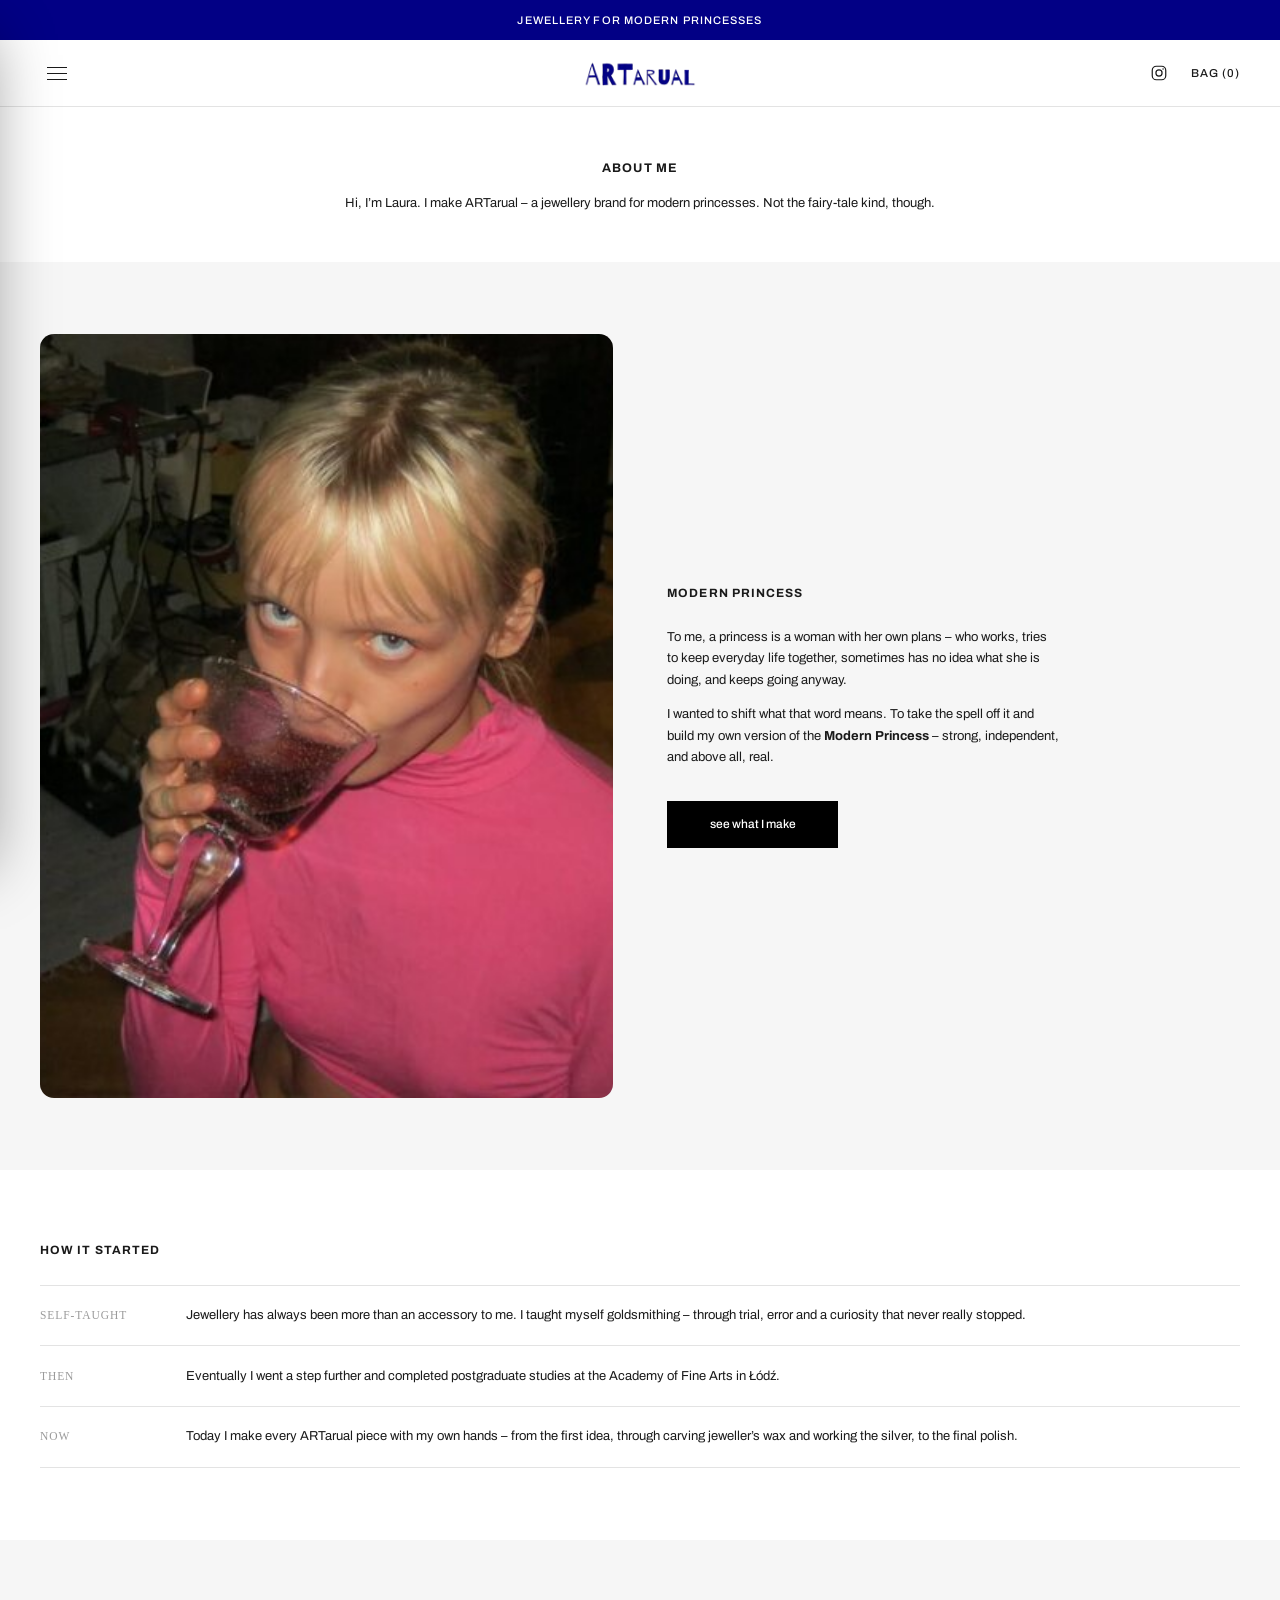
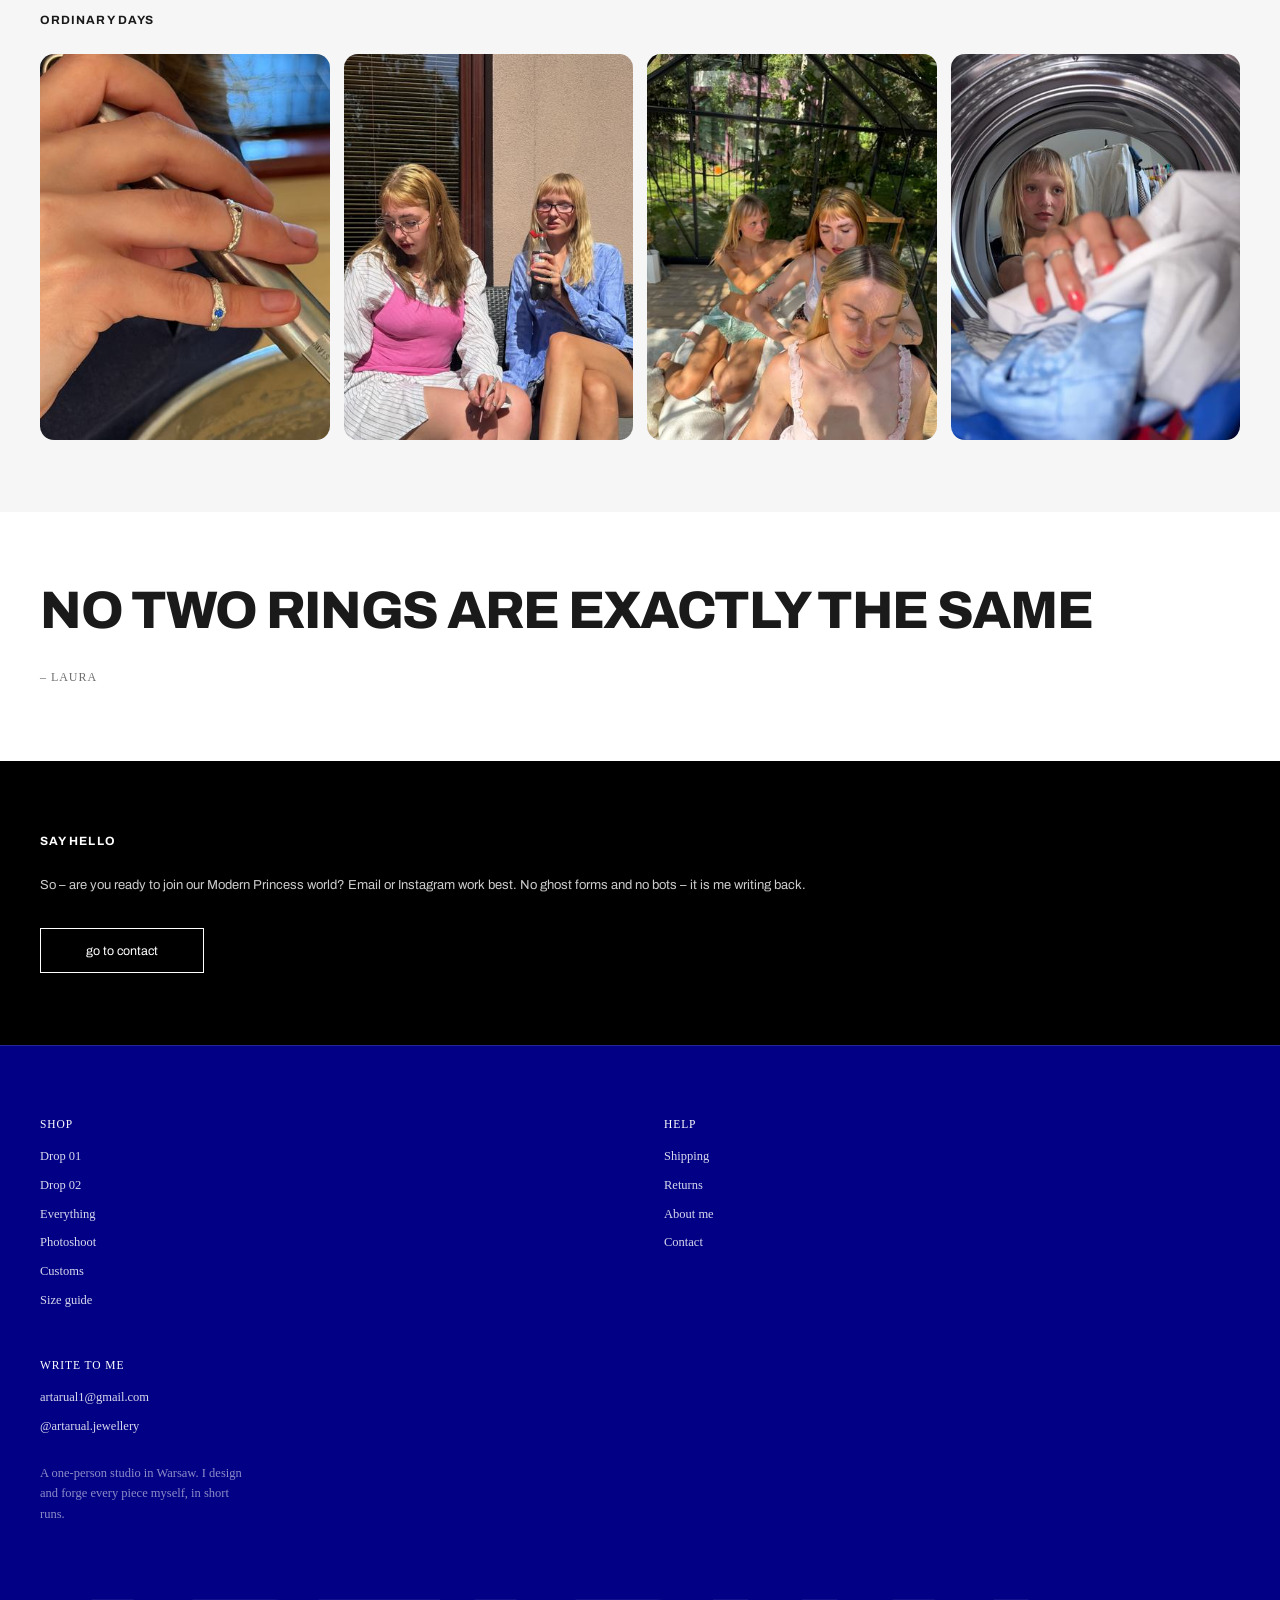
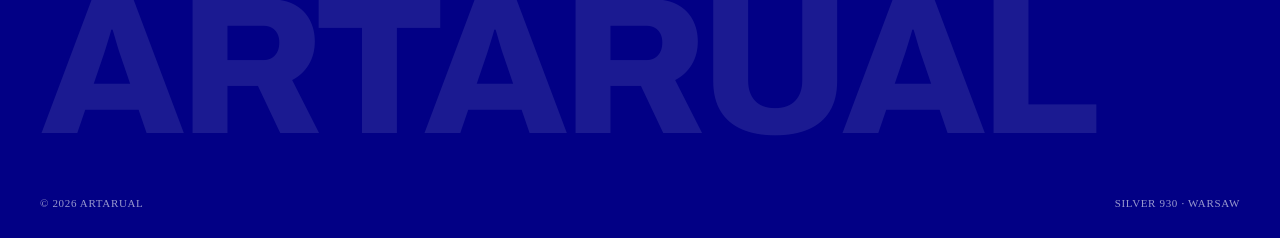
<file: o-nas.html>
<!DOCTYPE html>
<html lang="en">
<head>
<meta charset="UTF-8">
<meta name="viewport" content="width=device-width, initial-scale=1.0">
<title data-i18n="onas.title">About me – ARTarual</title>
<meta name="description" content="Laura, the one-person studio behind ARTarual – handmade silver rings and signets from Warsaw." data-i18n-attr="content:onas.meta">
<link rel="icon" type="image/png" sizes="32x32" href="favicon-32.png">
<link rel="icon" type="image/png" sizes="16x16" href="favicon-16.png">
<link rel="icon" type="image/png" sizes="512x512" href="favicon-512.png">
<link rel="apple-touch-icon" href="apple-touch-icon.png">
<link rel="shortcut icon" href="favicon.ico">
<link rel="canonical" href="https://artarual.com/o-nas.html">
<meta property="og:type" content="website">
<meta property="og:site_name" content="ARTarual">
<meta property="og:url" content="https://artarual.com/o-nas.html">
<meta property="og:title" content="About me – ARTarual">
<meta property="og:description" content="Laura, the one-person studio behind ARTarual – handmade silver rings and signets from Warsaw.">
<meta property="og:image" content="https://artarual.com/zdj/web/og-image.jpg">
<meta property="og:image:width" content="1200">
<meta property="og:image:height" content="630">
<meta name="twitter:card" content="summary_large_image">
<meta name="twitter:title" content="About me – ARTarual">
<meta name="twitter:description" content="Laura, the one-person studio behind ARTarual – handmade silver rings and signets from Warsaw.">
<meta name="twitter:image" content="https://artarual.com/zdj/web/og-image.jpg">
<link rel="preconnect" href="https://fonts.googleapis.com">
<link rel="preconnect" href="https://fonts.gstatic.com" crossorigin>
<link href="https://fonts.googleapis.com/css2?family=Archivo:wght@400;500;700;800&family=Tinos:wght@400;700&display=swap" rel="stylesheet">
<link rel="stylesheet" href="styles.css?v=202611071900">
</head>
<body>

  <div class="topbar">
    <span>jewellery for modern princesses</span>
  </div>

  <header class="site-header">
    <div class="wrap">
      <button class="nav-toggle" aria-label="Open menu" aria-expanded="false" aria-controls="main-nav">
        <span></span><span></span><span></span>
      </button>
      <div class="nav-backdrop" data-nav-close></div>
      <nav class="main-nav" id="main-nav">
        <div class="main-nav__head">
          <button type="button" class="main-nav__close" data-nav-close aria-label="Close menu" data-i18n-attr="aria-label:nav.close">&#10005;</button>
        </div>
        <ul>
          <li><a href="o-nas.html" aria-current="page" data-i18n="nav.about">About me</a></li>
          <li class="has-sub">
            <button type="button" class="sub-toggle" aria-expanded="false"><span data-i18n="nav.shop">Shop</span> <span class="caret">&#9660;</span></button>
            <ul class="subnav">
              <li><a href="drop.html">Drop 01</a></li>
              <li><a href="drop-2.html">Drop 02</a></li>
              <li><a href="kolekcja.html" data-i18n="nav.everything">Everything</a></li>
            </ul>
          </li>
          <li><a href="photoshoot.html" data-i18n="nav.photoshoot">Photoshoot</a></li>
          <li><a href="customs.html" data-i18n="nav.customs">Customs</a></li>
          <li><a href="rozmiary.html" data-i18n="nav.sizeguide">Size guide</a></li>
          <li class="nav-lang-item">
            <div class="lang-switch" role="group" aria-label="Language">
              <button type="button" data-lang="en" aria-current="true" aria-label="English"><svg class="flag" viewBox="0 0 60 30" aria-hidden="true"><clipPath id="flag-uk-s"><path d="M0,0 v30 h60 v-30 z"/></clipPath><clipPath id="flag-uk-t"><path d="M30,15 h30 v15 z v15 h-30 z h-30 v-15 z v-15 h30 z"/></clipPath><g clip-path="url(#flag-uk-s)"><path d="M0,0 v30 h60 v-30 z" fill="#012169"/><path d="M0,0 L60,30 M60,0 L0,30" stroke="#fff" stroke-width="6"/><path d="M0,0 L60,30 M60,0 L0,30" clip-path="url(#flag-uk-t)" stroke="#C8102E" stroke-width="4"/><path d="M30,0 v30 M0,15 h60" stroke="#fff" stroke-width="10"/><path d="M30,0 v30 M0,15 h60" stroke="#C8102E" stroke-width="6"/></g></svg></button>
              <button type="button" data-lang="pl" aria-current="false" aria-label="Polski"><svg class="flag" viewBox="0 0 16 10" aria-hidden="true"><rect width="16" height="5" fill="#fff"/><rect y="5" width="16" height="5" fill="#DC143C"/></svg></button>
            </div>
          </li>
        </ul>
      </nav>
      <a href="index.html" class="logo" aria-label="ARTarual – home"><img src="logo.png" alt="ARTarual"></a>
      <div class="nav-actions">
        <a href="https://www.instagram.com/artarual.jewellery/" target="_blank" rel="noopener" class="nav-icon" aria-label="Instagram">
          <svg viewBox="0 0 24 24" width="18" height="18" fill="none" stroke="currentColor" stroke-width="1.6" aria-hidden="true"><rect x="3" y="3" width="18" height="18" rx="5.5"/><circle cx="12" cy="12" r="4.1"/><circle cx="17.4" cy="6.6" r="1" fill="currentColor" stroke="none"/></svg>
        </a>
        <a href="#" data-bag-open><span data-i18n="nav.bag">Bag</span> (<span data-bag-count>0</span>)</a>
      </div>
    </div>
  </header>

  <main>
    <section class="page-hero">
      <div class="wrap">
        <h1 data-i18n="onas.h1">about me</h1>
        <p data-i18n="onas.hero.p">Hi, I&rsquo;m Laura. I make ARTarual &ndash; a jewellery brand for modern princesses. Not the fairy-tale kind, though.</p>
      </div>
    </section>

    <section class="section section--paper2">
      <div class="wrap section__inner split">
          <figure class="ph"><img src="zdj/web/about-laura-640.jpg" srcset="zdj/web/about-laura-400.jpg 400w, zdj/web/about-laura-640.jpg 640w, zdj/web/about-laura-1280.jpg 1280w" sizes="(max-width:960px) 92vw, 46vw" alt="Laura, founder of the ARTarual studio" loading="lazy" decoding="async"></figure>
        <div>
          <div class="sec-head"><h2 data-i18n="onas.princess.heading">modern princess</h2></div>
          <p data-i18n="onas.princess.p1">To me, a princess is a woman with her own plans &ndash; who works, tries to keep everyday life together, sometimes has no idea what she is doing, and keeps going anyway.</p>
          <p data-i18n="onas.princess.p2">I wanted to shift what that word means. To take the spell off it and build my own version of the <strong>Modern Princess</strong> &ndash; strong, independent, and above all, real.</p>
          <div class="btn-row"><a href="kolekcja.html" class="btn btn-primary" data-i18n="onas.seewhat">see what I make</a></div>
        </div>
      </div>
    </section>

    <section class="section">
      <div class="wrap section__inner">
        <div class="sec-head"><h2 data-i18n="onas.started.heading">how it started</h2></div>
        <div class="story-list">
          <div class="row"><span class="when" data-i18n="onas.row1.label">self&#8209;taught</span><p data-i18n="onas.row1.p">Jewellery has always been more than an accessory to me. I taught myself goldsmithing &ndash; through trial, error and a curiosity that never really stopped.</p></div>
          <div class="row"><span class="when" data-i18n="onas.row2.label">then</span><p data-i18n="onas.row2.p">Eventually I went a step further and completed postgraduate studies at the Academy of Fine Arts in &#321;&oacute;d&#378;.</p></div>
          <div class="row"><span class="when" data-i18n="onas.row3.label">now</span><p data-i18n="onas.row3.p">Today I make every ARTarual piece with my own hands &ndash; from the first idea, through carving jeweller&rsquo;s wax and working the silver, to the final polish.</p></div>
        </div>
      </div>
    </section>

    <section class="section section--paper2">
      <div class="wrap section__inner">
        <div class="sec-head"><h2 data-i18n="onas.days.heading">ordinary days</h2></div>
        <div class="wall">
          <figure class="ph"><img src="zdj/web/IMG_2863-640.jpg" srcset="zdj/web/IMG_2863-400.jpg 400w, zdj/web/IMG_2863-640.jpg 640w, zdj/web/IMG_2863-1280.jpg 1280w" sizes="(max-width:900px) 46vw, 23vw" alt="Rings out and about, on an ordinary day" loading="lazy" decoding="async"></figure>
          <figure class="ph"><img src="zdj/web/IMG_2861-640.jpg" srcset="zdj/web/IMG_2861-400.jpg 400w, zdj/web/IMG_2861-640.jpg 640w, zdj/web/IMG_2861-1280.jpg 1280w" sizes="(max-width:900px) 46vw, 23vw" alt="A summer afternoon, rings on both hands" loading="lazy" decoding="async"></figure>
          <figure class="ph"><img src="zdj/web/IMG_2858-640.jpg" srcset="zdj/web/IMG_2858-400.jpg 400w, zdj/web/IMG_2858-640.jpg 640w, zdj/web/IMG_2858-1280.jpg 1280w" sizes="(max-width:900px) 46vw, 23vw" alt="Friends wearing rings from the studio" loading="lazy" decoding="async"></figure>
          <figure class="ph"><img src="zdj/web/IMG_2847-640.jpg" srcset="zdj/web/IMG_2847-400.jpg 400w, zdj/web/IMG_2847-640.jpg 640w, zdj/web/IMG_2847-1280.jpg 1280w" sizes="(max-width:900px) 46vw, 23vw" alt="Rings during ordinary things around the house" loading="lazy" decoding="async"></figure>
        </div>
      </div>
    </section>

    <section class="section">
      <div class="wrap section__inner statement">
        <p data-i18n="onas.statement">No two rings are exactly the same</p>
        <span class="sign">&ndash; Laura</span>
      </div>
    </section>

    <section class="section section--navy">
      <div class="wrap section__inner">
        <div class="sec-head"><h2 data-i18n="onas.hello.heading">say hello</h2></div>
        <p data-i18n="onas.hello.p">So &ndash; are you ready to join our Modern Princess world? Email or Instagram work best. No ghost forms and no bots &ndash; it is me writing back.</p>
        <div class="btn-row">
          <a href="kontakt.html" class="text-link" data-i18n="onas.gotocontact">go to contact</a>
        </div>
      </div>
    </section>
  </main>

  <footer class="site-footer">
    <div class="wrap">
      <div class="footer-top">
        <div class="footer-col">
          <h4 data-i18n="footer.shop">shop</h4>
          <ul>
            <li><a href="drop.html">Drop 01</a></li>
            <li><a href="drop-2.html">Drop 02</a></li>
            <li><a href="kolekcja.html" data-i18n="nav.everything">Everything</a></li>
            <li><a href="photoshoot.html" data-i18n="nav.photoshoot">Photoshoot</a></li>
            <li><a href="customs.html" data-i18n="nav.customs">Customs</a></li>
            <li><a href="rozmiary.html" data-i18n="nav.sizeguide">Size guide</a></li>
          </ul>
        </div>
        <div class="footer-col">
          <h4 data-i18n="footer.help">help</h4>
          <ul>
            <li><a href="dostawa-zwroty.html#shipping" data-i18n="footer.shipping">Shipping</a></li>
            <li><a href="dostawa-zwroty.html#returns" data-i18n="footer.returns">Returns</a></li>
            <li><a href="o-nas.html" data-i18n="nav.about">About me</a></li>
            <li><a href="kontakt.html" data-i18n="nav.contact">Contact</a></li>
          </ul>
        </div>
        <div class="footer-col">
          <h4 data-i18n="footer.writeto">write to me</h4>
          <ul>
            <li><a href="mailto:artarual1@gmail.com">artarual1@gmail.com</a></li>
            <li><a href="https://www.instagram.com/artarual.jewellery/" target="_blank" rel="noopener">@artarual.jewellery</a></li>
          </ul>
          <p data-i18n="footer.paragraph">A one-person studio in Warsaw. I design and forge every piece myself, in short runs.</p>
        </div>
      </div>
      <div class="footer-wordmark" aria-hidden="true">ARTarual</div>
      <div class="footer-bottom">
        <span>&copy; 2026 ARTarual</span>
        <span data-i18n="footer.tagline">silver 930 &middot; warsaw</span>
      </div>
    </div>
  </footer>

  <script src="i18n.js?v=202611071900"></script>
  <script src="script.js?v=202611071900"></script>
  <script src="zdjecia.js?v=202611071900"></script>
  <script src="products.js?v=202611071900"></script>
</body>
</html>
</file>
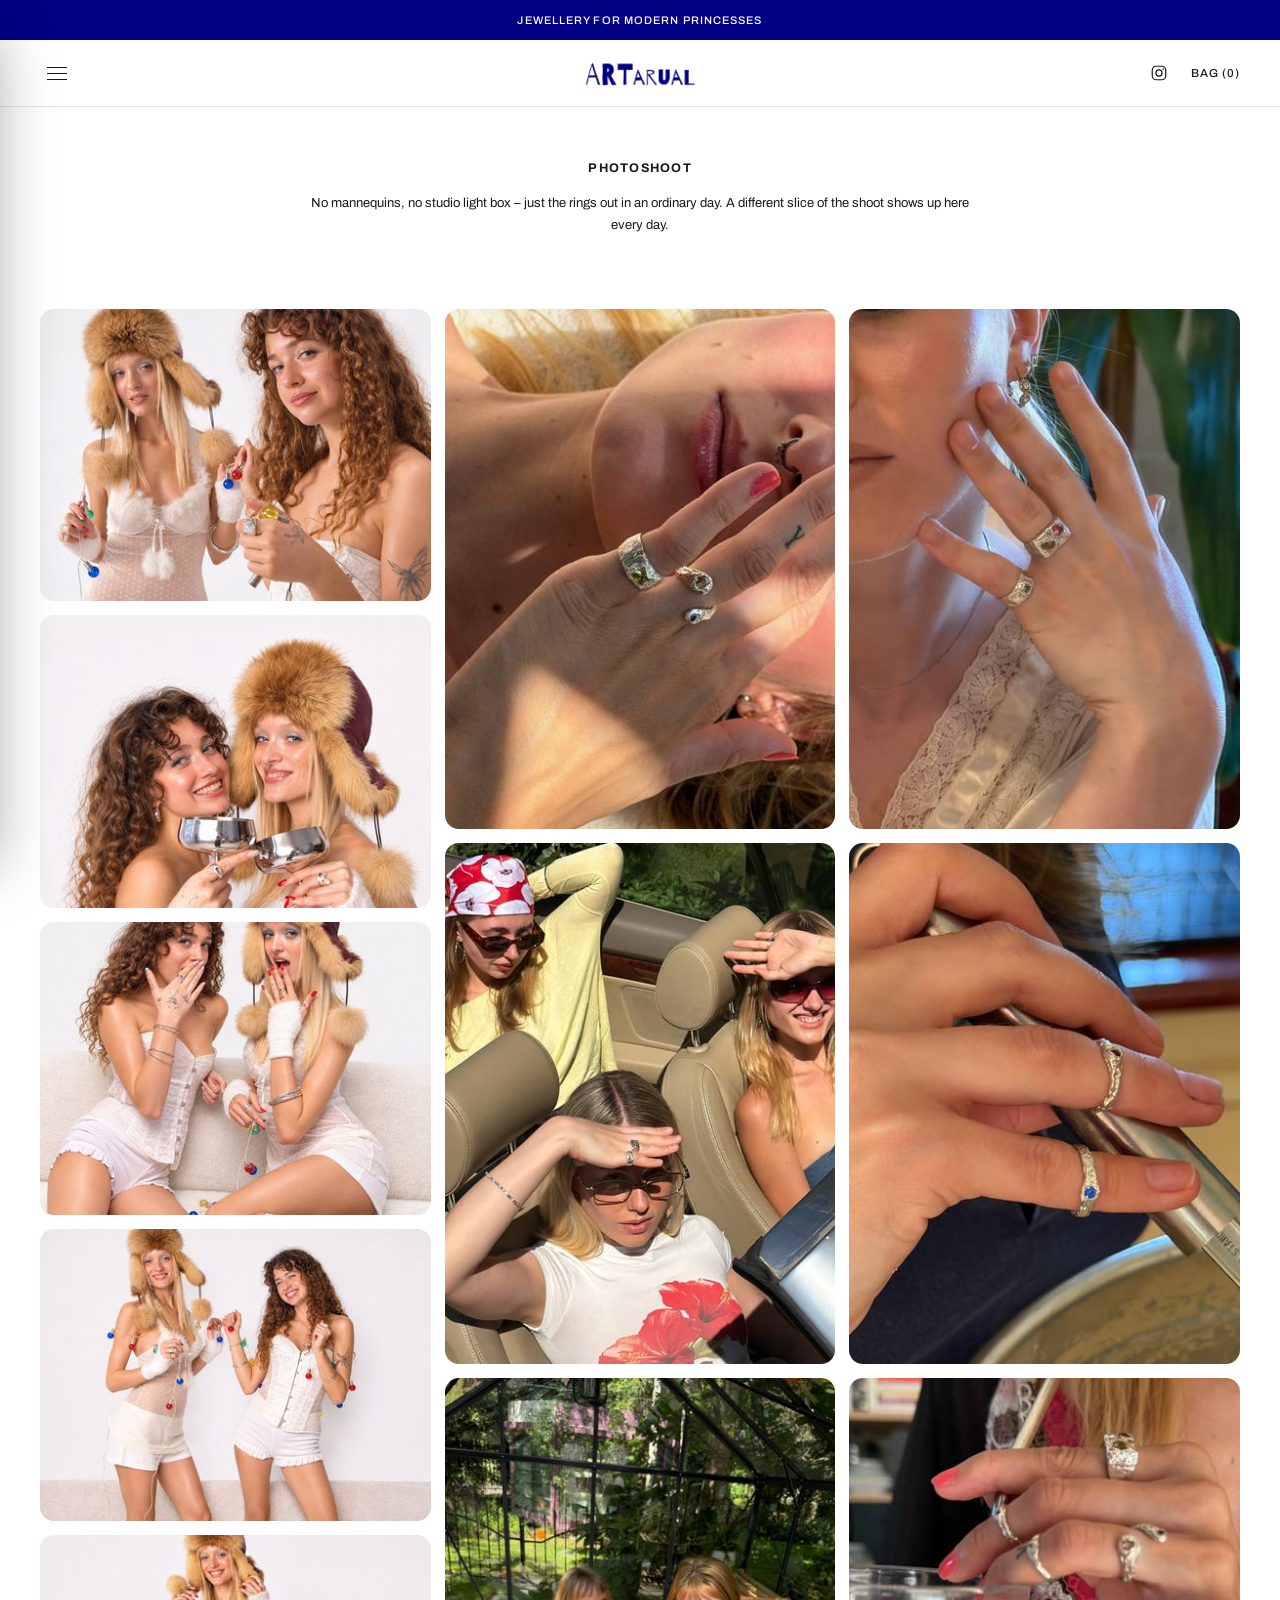
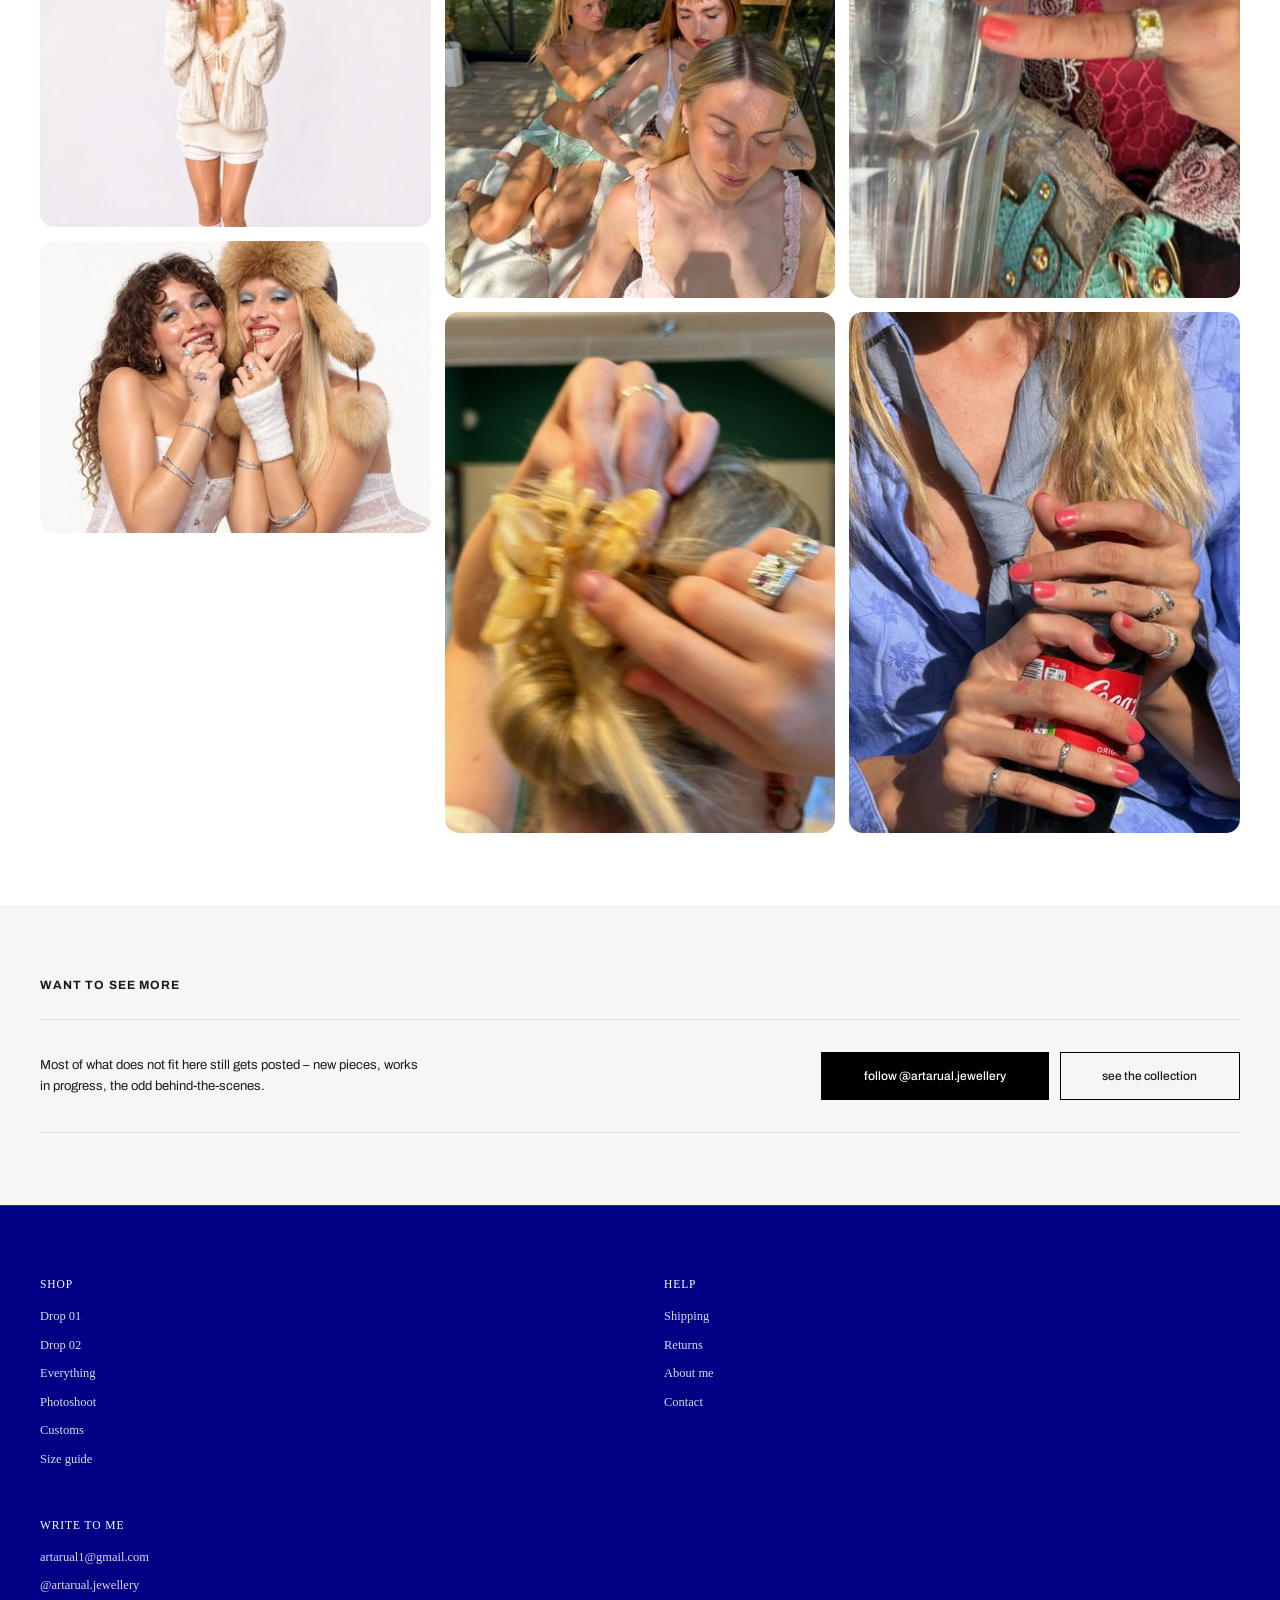
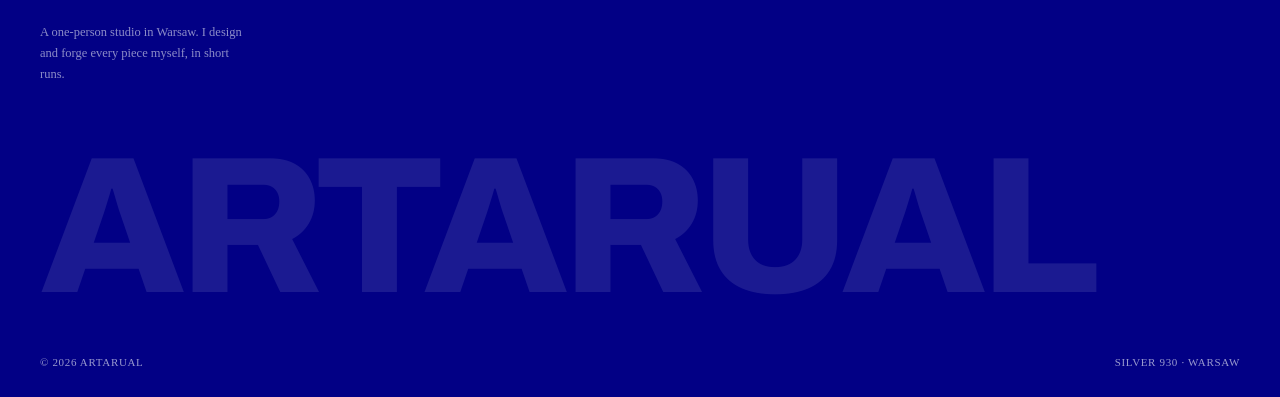
<file: photoshoot.html>
<!DOCTYPE html>
<html lang="en">
<head>
<meta charset="UTF-8">
<meta name="viewport" content="width=device-width, initial-scale=1.0">
<title data-i18n="photoshoot.title">Photoshoot – ARTarual</title>
<meta name="description" content="A look inside the ARTarual photoshoot – rings worn in everyday moments, not on a mannequin." data-i18n-attr="content:photoshoot.meta">
<link rel="icon" type="image/png" sizes="32x32" href="favicon-32.png">
<link rel="icon" type="image/png" sizes="16x16" href="favicon-16.png">
<link rel="icon" type="image/png" sizes="512x512" href="favicon-512.png">
<link rel="apple-touch-icon" href="apple-touch-icon.png">
<link rel="shortcut icon" href="favicon.ico">
<link rel="canonical" href="https://artarual.com/photoshoot.html">
<meta property="og:type" content="website">
<meta property="og:site_name" content="ARTarual">
<meta property="og:url" content="https://artarual.com/photoshoot.html">
<meta property="og:title" content="Photoshoot – ARTarual">
<meta property="og:description" content="A look inside the ARTarual photoshoot – rings worn in everyday moments, not on a mannequin.">
<meta property="og:image" content="https://artarual.com/zdj/web/og-image.jpg">
<meta property="og:image:width" content="1200">
<meta property="og:image:height" content="630">
<meta name="twitter:card" content="summary_large_image">
<meta name="twitter:title" content="Photoshoot – ARTarual">
<meta name="twitter:description" content="A look inside the ARTarual photoshoot – rings worn in everyday moments, not on a mannequin.">
<meta name="twitter:image" content="https://artarual.com/zdj/web/og-image.jpg">
<link rel="preconnect" href="https://fonts.googleapis.com">
<link rel="preconnect" href="https://fonts.gstatic.com" crossorigin>
<link href="https://fonts.googleapis.com/css2?family=Archivo:wght@400;500;700;800&family=Tinos:wght@400;700&display=swap" rel="stylesheet">
<link rel="stylesheet" href="styles.css?v=202611071900">
</head>
<body>

  <div class="topbar">
    <span>jewellery for modern princesses</span>
  </div>

  <header class="site-header">
    <div class="wrap">
      <button class="nav-toggle" aria-label="Open menu" aria-expanded="false" aria-controls="main-nav">
        <span></span><span></span><span></span>
      </button>
      <div class="nav-backdrop" data-nav-close></div>
      <nav class="main-nav" id="main-nav">
        <div class="main-nav__head">
          <button type="button" class="main-nav__close" data-nav-close aria-label="Close menu" data-i18n-attr="aria-label:nav.close">&#10005;</button>
        </div>
        <ul>
          <li><a href="o-nas.html" data-i18n="nav.about">About me</a></li>
          <li class="has-sub">
            <button type="button" class="sub-toggle" aria-expanded="false"><span data-i18n="nav.shop">Shop</span> <span class="caret">&#9660;</span></button>
            <ul class="subnav">
              <li><a href="drop.html">Drop 01</a></li>
              <li><a href="drop-2.html">Drop 02</a></li>
              <li><a href="kolekcja.html" data-i18n="nav.everything">Everything</a></li>
            </ul>
          </li>
          <li><a href="photoshoot.html" aria-current="page" data-i18n="nav.photoshoot">Photoshoot</a></li>
          <li><a href="customs.html" data-i18n="nav.customs">Customs</a></li>
          <li><a href="rozmiary.html" data-i18n="nav.sizeguide">Size guide</a></li>
          <li class="nav-lang-item">
            <div class="lang-switch" role="group" aria-label="Language">
              <button type="button" data-lang="en" aria-current="true" aria-label="English"><svg class="flag" viewBox="0 0 60 30" aria-hidden="true"><clipPath id="flag-uk-s"><path d="M0,0 v30 h60 v-30 z"/></clipPath><clipPath id="flag-uk-t"><path d="M30,15 h30 v15 z v15 h-30 z h-30 v-15 z v-15 h30 z"/></clipPath><g clip-path="url(#flag-uk-s)"><path d="M0,0 v30 h60 v-30 z" fill="#012169"/><path d="M0,0 L60,30 M60,0 L0,30" stroke="#fff" stroke-width="6"/><path d="M0,0 L60,30 M60,0 L0,30" clip-path="url(#flag-uk-t)" stroke="#C8102E" stroke-width="4"/><path d="M30,0 v30 M0,15 h60" stroke="#fff" stroke-width="10"/><path d="M30,0 v30 M0,15 h60" stroke="#C8102E" stroke-width="6"/></g></svg></button>
              <button type="button" data-lang="pl" aria-current="false" aria-label="Polski"><svg class="flag" viewBox="0 0 16 10" aria-hidden="true"><rect width="16" height="5" fill="#fff"/><rect y="5" width="16" height="5" fill="#DC143C"/></svg></button>
            </div>
          </li>
        </ul>
      </nav>
      <a href="index.html" class="logo" aria-label="ARTarual – home"><img src="logo.png" alt="ARTarual"></a>
      <div class="nav-actions">
        <a href="https://www.instagram.com/artarual.jewellery/" target="_blank" rel="noopener" class="nav-icon" aria-label="Instagram">
          <svg viewBox="0 0 24 24" width="18" height="18" fill="none" stroke="currentColor" stroke-width="1.6" aria-hidden="true"><rect x="3" y="3" width="18" height="18" rx="5.5"/><circle cx="12" cy="12" r="4.1"/><circle cx="17.4" cy="6.6" r="1" fill="currentColor" stroke="none"/></svg>
        </a>
        <a href="#" data-bag-open><span data-i18n="nav.bag">Bag</span> (<span data-bag-count>0</span>)</a>
      </div>
    </div>
  </header>

  <main>
    <section class="page-hero">
      <div class="wrap">
        <h1 data-i18n="photoshoot.h1">photoshoot</h1>
        <p data-i18n="photoshoot.p">No mannequins, no studio light box &ndash; just the rings out in an ordinary day. A different slice of the shoot shows up here every day.</p>
      </div>
    </section>

    <section class="section" style="padding-top:1.5rem">
      <div class="wrap section__inner">
        <div class="photo-wall" data-photowall></div>
      </div>
    </section>

    <section class="section section--paper2">
      <div class="wrap section__inner">
        <div class="sec-head"><h2 data-i18n="photoshoot.more.heading">want to see more</h2></div>
        <div class="cta-split">
          <div class="cta-split__text">
            <p data-i18n="photoshoot.more.p">Most of what does not fit here still gets posted &ndash; new pieces, works in progress, the odd behind-the-scenes.</p>
          </div>
          <div class="cta-split__actions">
            <a href="https://www.instagram.com/artarual.jewellery/" target="_blank" rel="noopener" class="btn btn-primary" data-i18n="photoshoot.follow">follow @artarual.jewellery</a>
            <a href="kolekcja.html" class="btn btn-ghost" data-i18n="photoshoot.seecoll">see the collection</a>
          </div>
        </div>
      </div>
    </section>
  </main>

  <footer class="site-footer">
    <div class="wrap">
      <div class="footer-top">
        <div class="footer-col">
          <h4 data-i18n="footer.shop">shop</h4>
          <ul>
            <li><a href="drop.html">Drop 01</a></li>
            <li><a href="drop-2.html">Drop 02</a></li>
            <li><a href="kolekcja.html" data-i18n="nav.everything">Everything</a></li>
            <li><a href="photoshoot.html" data-i18n="nav.photoshoot">Photoshoot</a></li>
            <li><a href="customs.html" data-i18n="nav.customs">Customs</a></li>
            <li><a href="rozmiary.html" data-i18n="nav.sizeguide">Size guide</a></li>
          </ul>
        </div>
        <div class="footer-col">
          <h4 data-i18n="footer.help">help</h4>
          <ul>
            <li><a href="dostawa-zwroty.html#shipping" data-i18n="footer.shipping">Shipping</a></li>
            <li><a href="dostawa-zwroty.html#returns" data-i18n="footer.returns">Returns</a></li>
            <li><a href="o-nas.html" data-i18n="nav.about">About me</a></li>
            <li><a href="kontakt.html" data-i18n="nav.contact">Contact</a></li>
          </ul>
        </div>
        <div class="footer-col">
          <h4 data-i18n="footer.writeto">write to me</h4>
          <ul>
            <li><a href="mailto:artarual1@gmail.com">artarual1@gmail.com</a></li>
            <li><a href="https://www.instagram.com/artarual.jewellery/" target="_blank" rel="noopener">@artarual.jewellery</a></li>
          </ul>
          <p data-i18n="footer.paragraph">A one-person studio in Warsaw. I design and forge every piece myself, in short runs.</p>
        </div>
      </div>
      <div class="footer-wordmark" aria-hidden="true">ARTarual</div>
      <div class="footer-bottom">
        <span>&copy; 2026 ARTarual</span>
        <span data-i18n="footer.tagline">silver 930 &middot; warsaw</span>
      </div>
    </div>
  </footer>

  <script src="i18n.js?v=202611071900"></script>
  <script src="script.js?v=202611071900"></script>
  <script src="zdjecia.js?v=202611071900"></script>
  <script src="products.js?v=202611071900"></script>
</body>
</html>
</file>
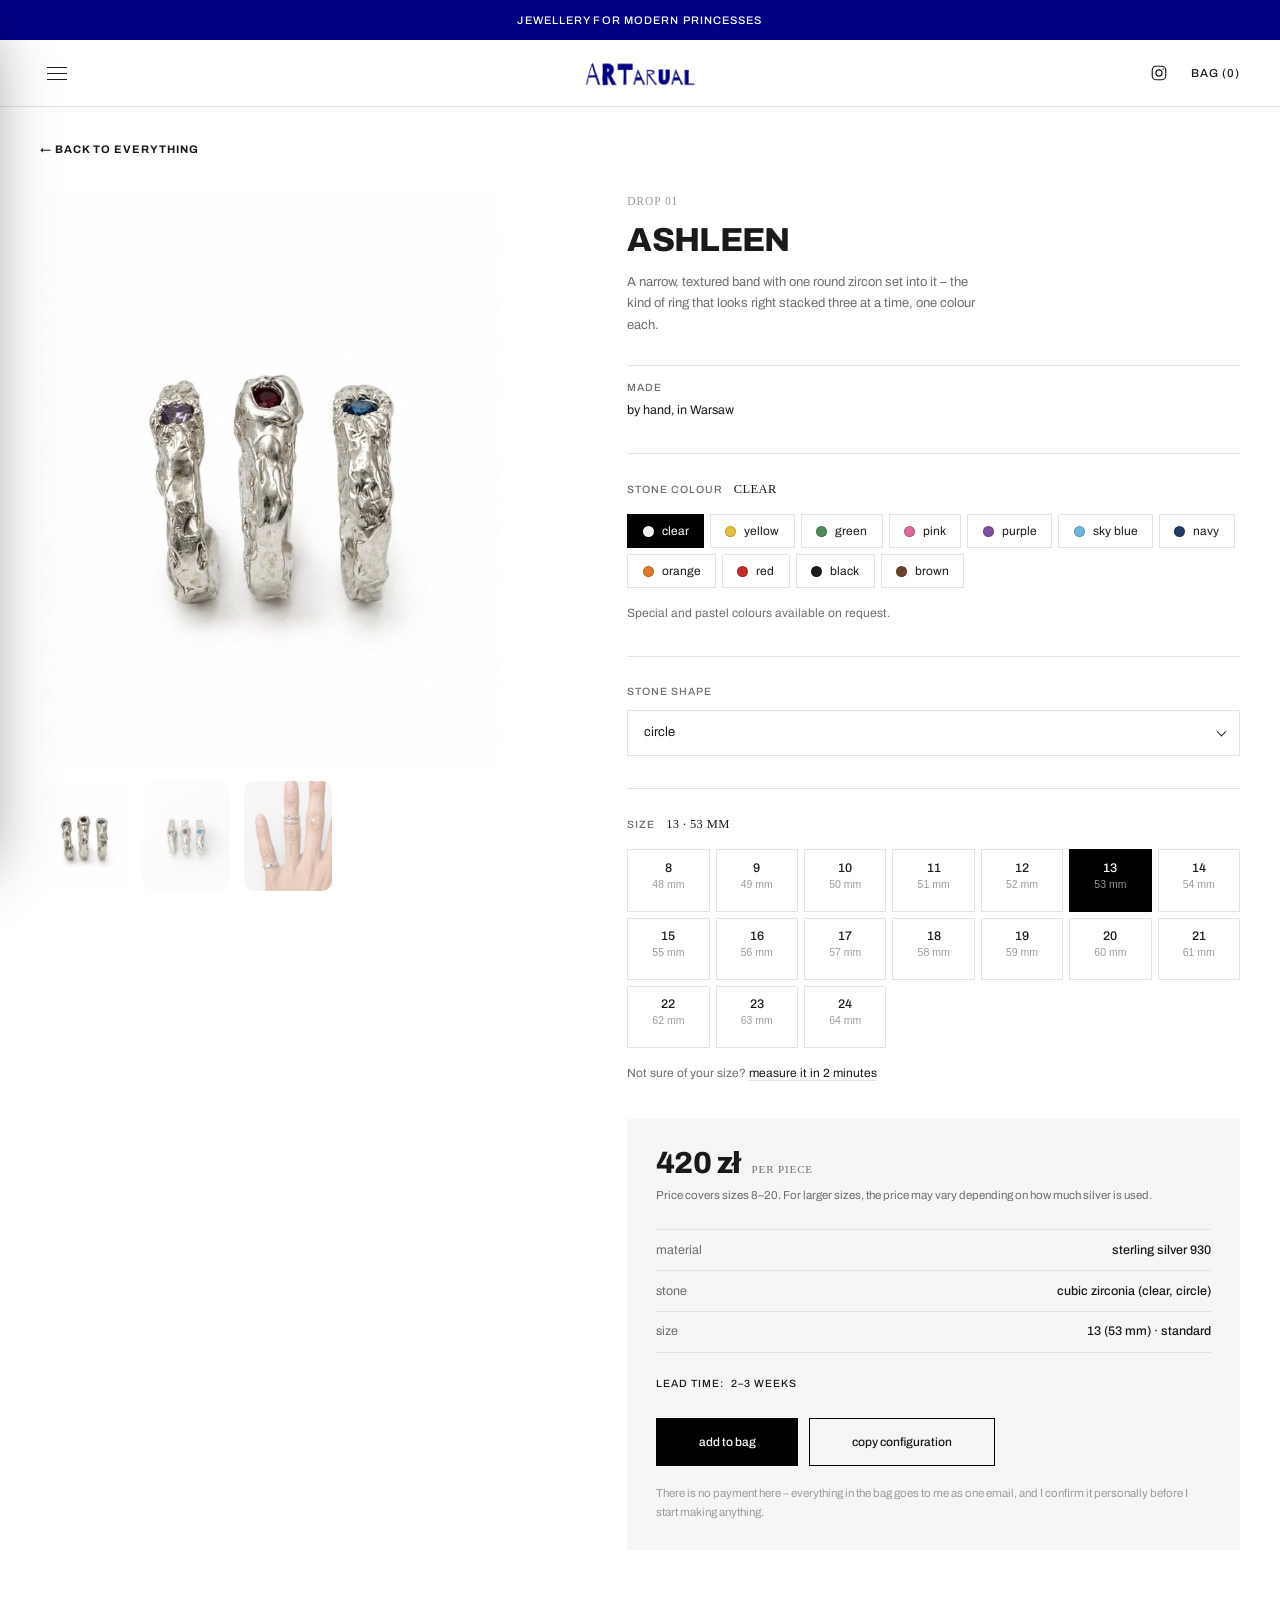
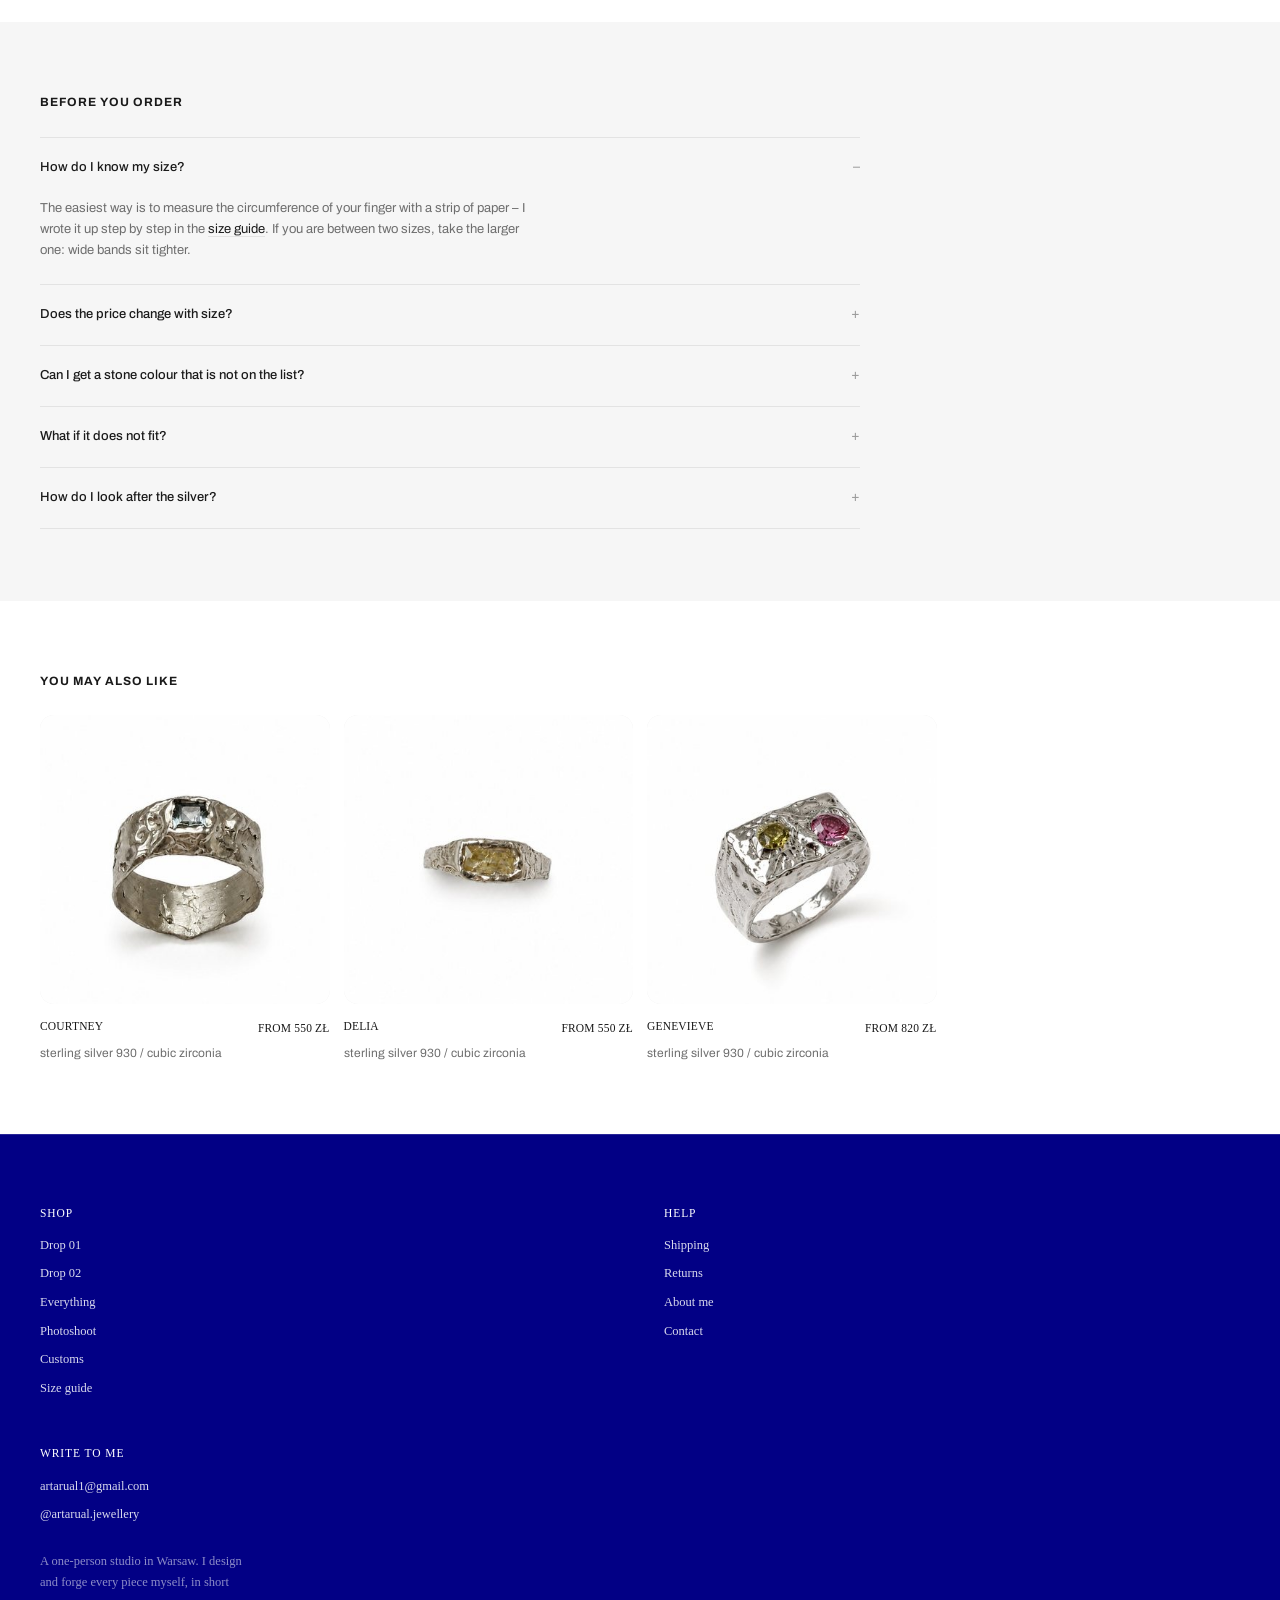
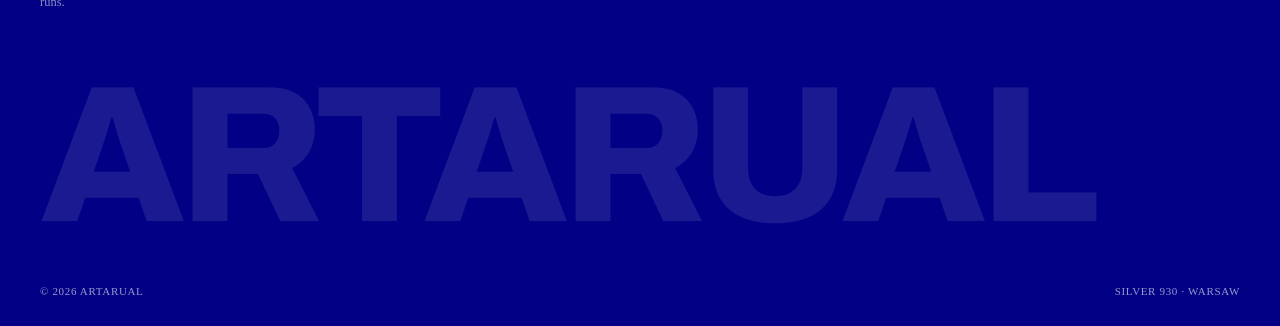
<file: produkt.html>
<!DOCTYPE html>
<html lang="en">
<head>
<meta charset="UTF-8">
<meta name="viewport" content="width=device-width, initial-scale=1.0">
<title data-i18n="produkt.title">Ring – ARTarual</title>
<meta name="description" content="Build your ARTarual ring: pick the zircon colour and your size." data-i18n-attr="content:produkt.meta">
<link rel="icon" type="image/png" sizes="32x32" href="favicon-32.png">
<link rel="icon" type="image/png" sizes="16x16" href="favicon-16.png">
<link rel="icon" type="image/png" sizes="512x512" href="favicon-512.png">
<link rel="apple-touch-icon" href="apple-touch-icon.png">
<link rel="shortcut icon" href="favicon.ico">
<link rel="canonical" href="https://artarual.com/produkt.html">
<meta property="og:type" content="website">
<meta property="og:site_name" content="ARTarual">
<meta property="og:url" content="https://artarual.com/produkt.html">
<meta property="og:title" content="Ring – ARTarual">
<meta property="og:description" content="Build your ARTarual ring: pick the zircon colour and your size.">
<meta property="og:image" content="https://artarual.com/zdj/web/og-image.jpg">
<meta property="og:image:width" content="1200">
<meta property="og:image:height" content="630">
<meta name="twitter:card" content="summary_large_image">
<meta name="twitter:title" content="Ring – ARTarual">
<meta name="twitter:description" content="Build your ARTarual ring: pick the zircon colour and your size.">
<meta name="twitter:image" content="https://artarual.com/zdj/web/og-image.jpg">
<link rel="preconnect" href="https://fonts.googleapis.com">
<link rel="preconnect" href="https://fonts.gstatic.com" crossorigin>
<link href="https://fonts.googleapis.com/css2?family=Archivo:wght@400;500;700;800&family=Tinos:wght@400;700&display=swap" rel="stylesheet">
<link rel="stylesheet" href="styles.css?v=202611071900">
</head>
<body>

  <div class="topbar">
    <span>jewellery for modern princesses</span>
  </div>

  <header class="site-header">
    <div class="wrap">
      <button class="nav-toggle" aria-label="Open menu" aria-expanded="false" aria-controls="main-nav">
        <span></span><span></span><span></span>
      </button>
      <div class="nav-backdrop" data-nav-close></div>
      <nav class="main-nav" id="main-nav">
        <div class="main-nav__head">
          <button type="button" class="main-nav__close" data-nav-close aria-label="Close menu" data-i18n-attr="aria-label:nav.close">&#10005;</button>
        </div>
        <ul>
          <li><a href="o-nas.html" data-i18n="nav.about">About me</a></li>
          <li class="has-sub">
            <button type="button" class="sub-toggle" aria-expanded="false"><span data-i18n="nav.shop">Shop</span> <span class="caret">&#9660;</span></button>
            <ul class="subnav">
              <li><a href="drop.html">Drop 01</a></li>
              <li><a href="drop-2.html">Drop 02</a></li>
              <li><a href="kolekcja.html" data-i18n="nav.everything">Everything</a></li>
            </ul>
          </li>
          <li><a href="photoshoot.html" data-i18n="nav.photoshoot">Photoshoot</a></li>
          <li><a href="customs.html" data-i18n="nav.customs">Customs</a></li>
          <li><a href="rozmiary.html" data-i18n="nav.sizeguide">Size guide</a></li>
          <li class="nav-lang-item">
            <div class="lang-switch" role="group" aria-label="Language">
              <button type="button" data-lang="en" aria-current="true" aria-label="English"><svg class="flag" viewBox="0 0 60 30" aria-hidden="true"><clipPath id="flag-uk-s"><path d="M0,0 v30 h60 v-30 z"/></clipPath><clipPath id="flag-uk-t"><path d="M30,15 h30 v15 z v15 h-30 z h-30 v-15 z v-15 h30 z"/></clipPath><g clip-path="url(#flag-uk-s)"><path d="M0,0 v30 h60 v-30 z" fill="#012169"/><path d="M0,0 L60,30 M60,0 L0,30" stroke="#fff" stroke-width="6"/><path d="M0,0 L60,30 M60,0 L0,30" clip-path="url(#flag-uk-t)" stroke="#C8102E" stroke-width="4"/><path d="M30,0 v30 M0,15 h60" stroke="#fff" stroke-width="10"/><path d="M30,0 v30 M0,15 h60" stroke="#C8102E" stroke-width="6"/></g></svg></button>
              <button type="button" data-lang="pl" aria-current="false" aria-label="Polski"><svg class="flag" viewBox="0 0 16 10" aria-hidden="true"><rect width="16" height="5" fill="#fff"/><rect y="5" width="16" height="5" fill="#DC143C"/></svg></button>
            </div>
          </li>
        </ul>
      </nav>
      <a href="index.html" class="logo" aria-label="ARTarual – home"><img src="logo.png" alt="ARTarual"></a>
      <div class="nav-actions">
        <a href="https://www.instagram.com/artarual.jewellery/" target="_blank" rel="noopener" class="nav-icon" aria-label="Instagram">
          <svg viewBox="0 0 24 24" width="18" height="18" fill="none" stroke="currentColor" stroke-width="1.6" aria-hidden="true"><rect x="3" y="3" width="18" height="18" rx="5.5"/><circle cx="12" cy="12" r="4.1"/><circle cx="17.4" cy="6.6" r="1" fill="currentColor" stroke="none"/></svg>
        </a>
        <a href="#" data-bag-open><span data-i18n="nav.bag">Bag</span> (<span data-bag-count>0</span>)</a>
      </div>
    </div>
  </header>

  <main>
    <section class="section" style="padding-top:2rem">
      <div class="wrap section__inner">
        <p style="margin-bottom:2rem"><a href="kolekcja.html" class="note" data-i18n="produkt.back">&larr; back to everything</a></p>
        <div id="produkt">
          <noscript>
            <h2 data-i18n="produkt.noscript.h2">The configurator needs JavaScript</h2>
            <p data-i18n="produkt.noscript.p">Turn it on, or just write to me at <a href="mailto:artarual1@gmail.com" class="text-link">artarual1@gmail.com</a> and we will sort the ring out over email.</p>
          </noscript>
        </div>
      </div>
    </section>

    <section class="section section--paper2">
      <div class="wrap section__inner">
        <div class="sec-head"><h2 data-i18n="produkt.before.heading">before you order</h2></div>
        <div class="qa">
          <details open>
            <summary data-i18n="produkt.faq1.q">How do I know my size?</summary>
            <div class="a" data-i18n="produkt.faq1.a">The easiest way is to measure the circumference of your finger with a strip of paper &ndash; I wrote it up step by step in the <a href="rozmiary.html" class="text-link">size guide</a>. If you are between two sizes, take the larger one: wide bands sit tighter.</div>
          </details>
          <details>
            <summary data-i18n="produkt.faq2.q">Why does the price go up with a bigger size?</summary>
            <div class="a" data-i18n="produkt.faq2.a">A bigger ring is simply more silver. The surcharge is shown on every size tile, so nothing surprises you at the end.</div>
          </details>
          <details>
            <summary data-i18n="produkt.faq3.q">Can I get a stone colour that is not on the list?</summary>
            <div class="a" data-i18n="produkt.faq3.a">Often yes &ndash; write to me and I will check what I can get. Stones ordered in specially add about a week to the lead time.</div>
          </details>
          <details>
            <summary data-i18n="produkt.faq4.q">What if it does not fit?</summary>
            <div class="a" data-i18n="produkt.faq4.a">If it is too small, I resize it once free of charge &ndash; you only pay postage one way. If it is too big, that is trickier: shrinking a ring means taking the whole piece apart, so we would talk about a new one instead. Details on the <a href="dostawa-zwroty.html#returns" class="text-link">shipping and returns</a> page.</div>
          </details>
          <details>
            <summary data-i18n="produkt.faq5.q">How do I look after the silver?</summary>
            <div class="a" data-i18n="produkt.faq5.a">Wear it. Silver darkens with time and that is the point &ndash; if you want the shine back, a soft cloth is enough. Oxidised pieces will wear back to silver on the raised parts, which is how they are meant to age.</div>
          </details>
        </div>
      </div>
    </section>

    <section class="section">
      <div class="wrap section__inner">
        <div class="sec-head"><h2 data-i18n="produkt.related.heading">you may also like</h2></div>
        <div class="gallery gallery--compact" id="podobne"></div>
      </div>
    </section>
  </main>

  <footer class="site-footer">
    <div class="wrap">
      <div class="footer-top">
        <div class="footer-col">
          <h4 data-i18n="footer.shop">shop</h4>
          <ul>
            <li><a href="drop.html">Drop 01</a></li>
            <li><a href="drop-2.html">Drop 02</a></li>
            <li><a href="kolekcja.html" data-i18n="nav.everything">Everything</a></li>
            <li><a href="photoshoot.html" data-i18n="nav.photoshoot">Photoshoot</a></li>
            <li><a href="customs.html" data-i18n="nav.customs">Customs</a></li>
            <li><a href="rozmiary.html" data-i18n="nav.sizeguide">Size guide</a></li>
          </ul>
        </div>
        <div class="footer-col">
          <h4 data-i18n="footer.help">help</h4>
          <ul>
            <li><a href="dostawa-zwroty.html#shipping" data-i18n="footer.shipping">Shipping</a></li>
            <li><a href="dostawa-zwroty.html#returns" data-i18n="footer.returns">Returns</a></li>
            <li><a href="o-nas.html" data-i18n="nav.about">About me</a></li>
            <li><a href="kontakt.html" data-i18n="nav.contact">Contact</a></li>
          </ul>
        </div>
        <div class="footer-col">
          <h4 data-i18n="footer.writeto">write to me</h4>
          <ul>
            <li><a href="mailto:artarual1@gmail.com">artarual1@gmail.com</a></li>
            <li><a href="https://www.instagram.com/artarual.jewellery/" target="_blank" rel="noopener">@artarual.jewellery</a></li>
          </ul>
          <p data-i18n="footer.paragraph">A one-person studio in Warsaw. I design and forge every piece myself, in short runs.</p>
        </div>
      </div>
      <div class="footer-wordmark" aria-hidden="true">ARTarual</div>
      <div class="footer-bottom">
        <span>&copy; 2026 ARTarual</span>
        <span data-i18n="footer.tagline">silver 930 &middot; warsaw</span>
      </div>
    </div>
  </footer>

  <script src="i18n.js?v=202611071900"></script>
  <script src="script.js?v=202611071900"></script>
  <script src="zdjecia.js?v=202611071900"></script>
  <script src="products.js?v=202611071900"></script>
</body>
</html>
</file>
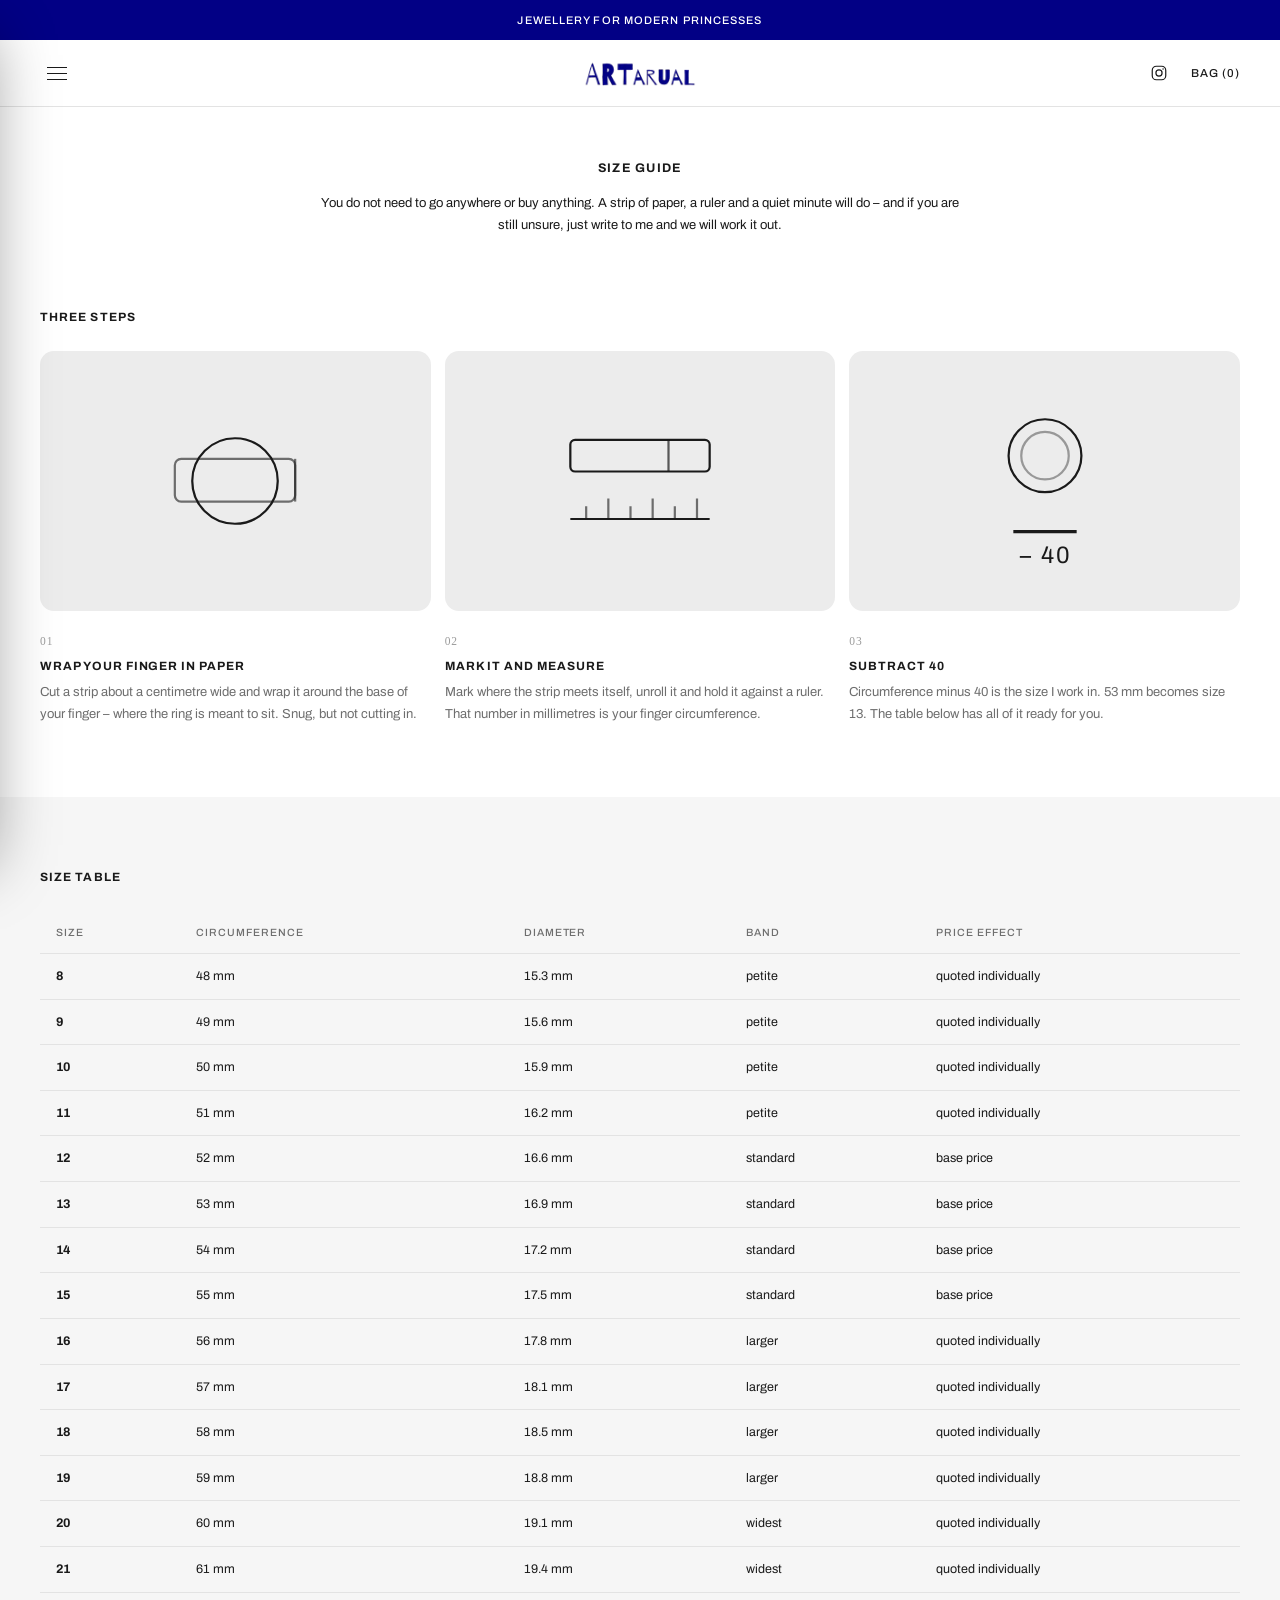
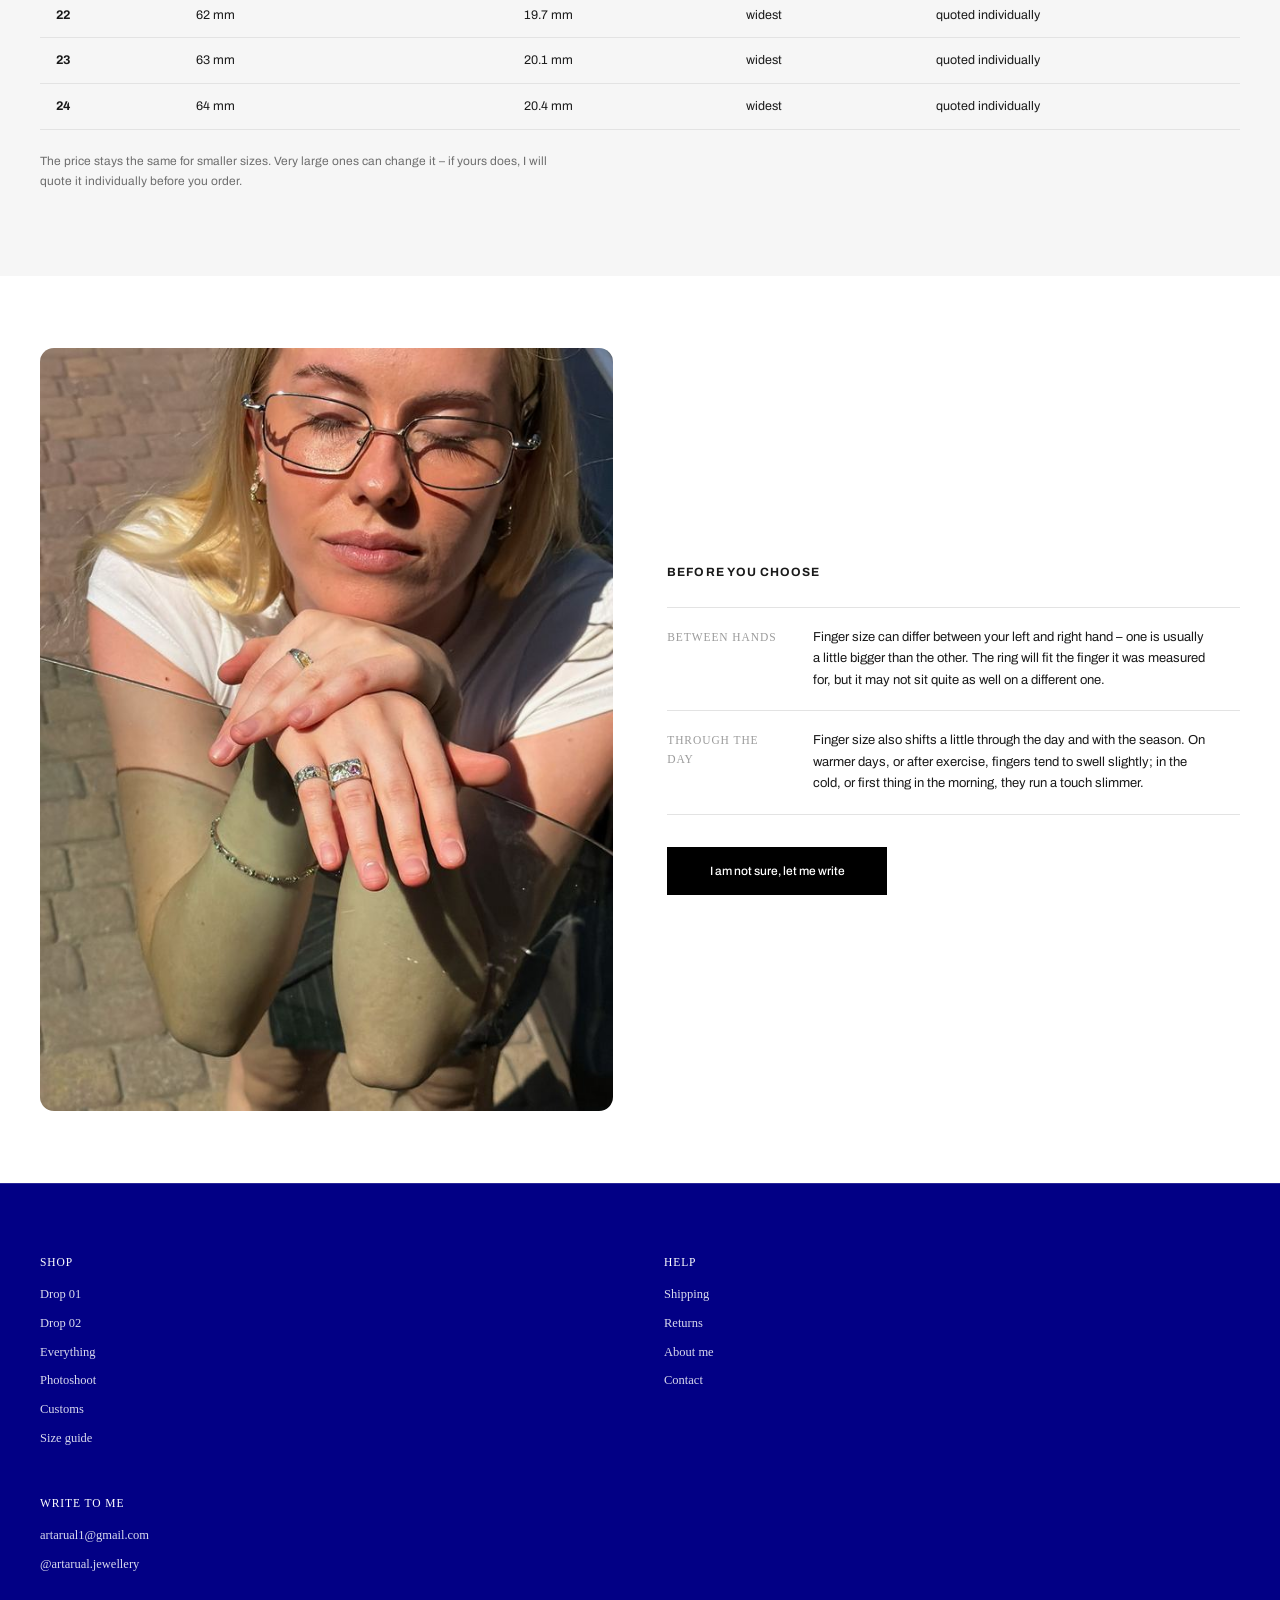
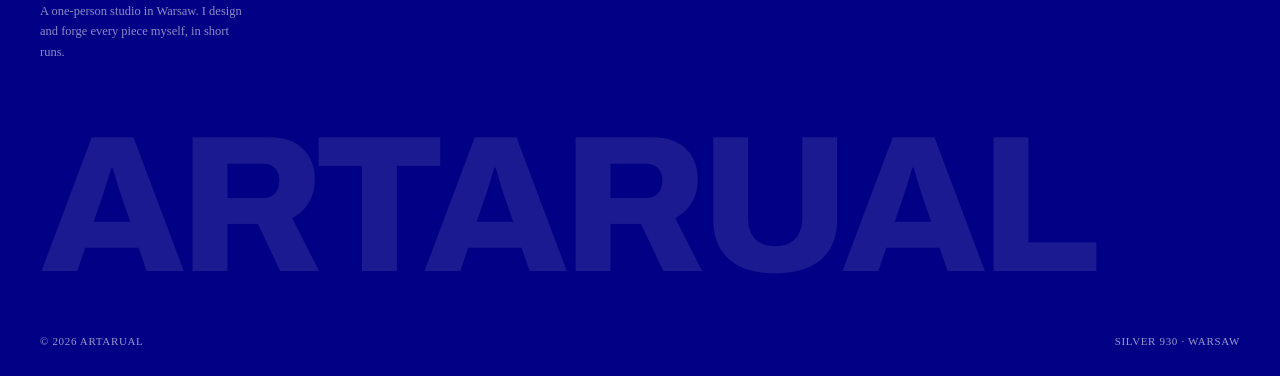
<file: rozmiary.html>
<!DOCTYPE html>
<html lang="en">
<head>
<meta charset="UTF-8">
<meta name="viewport" content="width=device-width, initial-scale=1.0">
<title data-i18n="rozmiary.title">Size guide – ARTarual</title>
<meta name="description" content="Measure your ring size in two minutes with a strip of paper, plus a full ARTarual size table." data-i18n-attr="content:rozmiary.meta">
<link rel="icon" type="image/png" sizes="32x32" href="favicon-32.png">
<link rel="icon" type="image/png" sizes="16x16" href="favicon-16.png">
<link rel="icon" type="image/png" sizes="512x512" href="favicon-512.png">
<link rel="apple-touch-icon" href="apple-touch-icon.png">
<link rel="shortcut icon" href="favicon.ico">
<link rel="canonical" href="https://artarual.com/rozmiary.html">
<meta property="og:type" content="website">
<meta property="og:site_name" content="ARTarual">
<meta property="og:url" content="https://artarual.com/rozmiary.html">
<meta property="og:title" content="Size guide – ARTarual">
<meta property="og:description" content="Measure your ring size in two minutes with a strip of paper, plus a full ARTarual size table.">
<meta property="og:image" content="https://artarual.com/zdj/web/og-image.jpg">
<meta property="og:image:width" content="1200">
<meta property="og:image:height" content="630">
<meta name="twitter:card" content="summary_large_image">
<meta name="twitter:title" content="Size guide – ARTarual">
<meta name="twitter:description" content="Measure your ring size in two minutes with a strip of paper, plus a full ARTarual size table.">
<meta name="twitter:image" content="https://artarual.com/zdj/web/og-image.jpg">
<link rel="preconnect" href="https://fonts.googleapis.com">
<link rel="preconnect" href="https://fonts.gstatic.com" crossorigin>
<link href="https://fonts.googleapis.com/css2?family=Archivo:wght@400;500;700;800&family=Tinos:wght@400;700&display=swap" rel="stylesheet">
<link rel="stylesheet" href="styles.css?v=202611071900">
</head>
<body>

  <div class="topbar">
    <span>jewellery for modern princesses</span>
  </div>

  <header class="site-header">
    <div class="wrap">
      <button class="nav-toggle" aria-label="Open menu" aria-expanded="false" aria-controls="main-nav">
        <span></span><span></span><span></span>
      </button>
      <div class="nav-backdrop" data-nav-close></div>
      <nav class="main-nav" id="main-nav">
        <div class="main-nav__head">
          <button type="button" class="main-nav__close" data-nav-close aria-label="Close menu" data-i18n-attr="aria-label:nav.close">&#10005;</button>
        </div>
        <ul>
          <li><a href="o-nas.html" data-i18n="nav.about">About me</a></li>
          <li class="has-sub">
            <button type="button" class="sub-toggle" aria-expanded="false"><span data-i18n="nav.shop">Shop</span> <span class="caret">&#9660;</span></button>
            <ul class="subnav">
              <li><a href="drop.html">Drop 01</a></li>
              <li><a href="drop-2.html">Drop 02</a></li>
              <li><a href="kolekcja.html" data-i18n="nav.everything">Everything</a></li>
            </ul>
          </li>
          <li><a href="photoshoot.html" data-i18n="nav.photoshoot">Photoshoot</a></li>
          <li><a href="customs.html" data-i18n="nav.customs">Customs</a></li>
          <li><a href="rozmiary.html" aria-current="page" data-i18n="nav.sizeguide">Size guide</a></li>
          <li class="nav-lang-item">
            <div class="lang-switch" role="group" aria-label="Language">
              <button type="button" data-lang="en" aria-current="true" aria-label="English"><svg class="flag" viewBox="0 0 60 30" aria-hidden="true"><clipPath id="flag-uk-s"><path d="M0,0 v30 h60 v-30 z"/></clipPath><clipPath id="flag-uk-t"><path d="M30,15 h30 v15 z v15 h-30 z h-30 v-15 z v-15 h30 z"/></clipPath><g clip-path="url(#flag-uk-s)"><path d="M0,0 v30 h60 v-30 z" fill="#012169"/><path d="M0,0 L60,30 M60,0 L0,30" stroke="#fff" stroke-width="6"/><path d="M0,0 L60,30 M60,0 L0,30" clip-path="url(#flag-uk-t)" stroke="#C8102E" stroke-width="4"/><path d="M30,0 v30 M0,15 h60" stroke="#fff" stroke-width="10"/><path d="M30,0 v30 M0,15 h60" stroke="#C8102E" stroke-width="6"/></g></svg></button>
              <button type="button" data-lang="pl" aria-current="false" aria-label="Polski"><svg class="flag" viewBox="0 0 16 10" aria-hidden="true"><rect width="16" height="5" fill="#fff"/><rect y="5" width="16" height="5" fill="#DC143C"/></svg></button>
            </div>
          </li>
        </ul>
      </nav>
      <a href="index.html" class="logo" aria-label="ARTarual – home"><img src="logo.png" alt="ARTarual"></a>
      <div class="nav-actions">
        <a href="https://www.instagram.com/artarual.jewellery/" target="_blank" rel="noopener" class="nav-icon" aria-label="Instagram">
          <svg viewBox="0 0 24 24" width="18" height="18" fill="none" stroke="currentColor" stroke-width="1.6" aria-hidden="true"><rect x="3" y="3" width="18" height="18" rx="5.5"/><circle cx="12" cy="12" r="4.1"/><circle cx="17.4" cy="6.6" r="1" fill="currentColor" stroke="none"/></svg>
        </a>
        <a href="#" data-bag-open><span data-i18n="nav.bag">Bag</span> (<span data-bag-count>0</span>)</a>
      </div>
    </div>
  </header>

  <main>
    <section class="page-hero">
      <div class="wrap">
        <h1 data-i18n="rozmiary.h1">size guide</h1>
        <p data-i18n="rozmiary.p">You do not need to go anywhere or buy anything. A strip of paper, a ruler and a quiet minute will do &ndash; and if you are still unsure, just write to me and we will work it out.</p>
      </div>
    </section>

    <section class="section" style="padding-top:1.5rem">
      <div class="wrap section__inner">
        <div class="sec-head"><h2 data-i18n="rozmiary.steps.heading">three steps</h2></div>
        <div class="steps">
          <div class="step">
            <div class="step__art"><svg viewBox="0 0 120 120" fill="none" stroke="currentColor" stroke-width="1.4" aria-hidden="true">
              <circle cx="60" cy="60" r="27"/>
              <rect x="22" y="46" width="76" height="27" rx="4" opacity=".6"/>
              <path d="M98 46v27" opacity=".6"/>
            </svg></div>
            <span class="step__no">01</span>
            <h3 data-i18n="rozmiary.step1.title">wrap your finger in paper</h3>
            <p data-i18n="rozmiary.step1.p">Cut a strip about a centimetre wide and wrap it around the base of your finger &ndash; where the ring is meant to sit. Snug, but not cutting in.</p>
          </div>
          <div class="step">
            <div class="step__art"><svg viewBox="0 0 120 120" fill="none" stroke="currentColor" stroke-width="1.4" aria-hidden="true">
              <rect x="16" y="34" width="88" height="20" rx="3"/>
              <path d="M78 34v20" opacity=".7"/>
              <path d="M16 84h88"/>
              <path d="M26 84v-8M40 84v-13M54 84v-8M68 84v-13M82 84v-8M96 84v-13" opacity=".6"/>
            </svg></div>
            <span class="step__no">02</span>
            <h3 data-i18n="rozmiary.step2.title">mark it and measure</h3>
            <p data-i18n="rozmiary.step2.p">Mark where the strip meets itself, unroll it and hold it against a ruler. That number in millimetres is your finger circumference.</p>
          </div>
          <div class="step">
            <div class="step__art"><svg viewBox="0 0 120 120" fill="none" stroke="currentColor" stroke-width="1.4" aria-hidden="true">
              <circle cx="60" cy="44" r="23"/><circle cx="60" cy="44" r="15" opacity=".4"/>
              <path d="M40 92h40" stroke-width="2"/>
              <text x="60" y="112" text-anchor="middle" font-size="15" letter-spacing="1"
                    fill="currentColor" stroke="none">&#8722; 40</text>
            </svg></div>
            <span class="step__no">03</span>
            <h3 data-i18n="rozmiary.step3.title">subtract 40</h3>
            <p data-i18n="rozmiary.step3.p">Circumference minus 40 is the size I work in. 53 mm becomes size 13. The table below has all of it ready for you.</p>
          </div>
        </div>
      </div>
    </section>

    <section class="section section--paper2">
      <div class="wrap section__inner">
        <div class="sec-head"><h2 data-i18n="rozmiary.table.heading">size table</h2></div>
        <div class="table-scroll">
          <table class="size-table">
            <thead>
              <tr><th data-i18n="rozmiary.th.size">size</th><th data-i18n="rozmiary.th.circ">circumference</th><th data-i18n="rozmiary.th.diam">diameter</th><th data-i18n="rozmiary.th.band">band</th><th data-i18n="rozmiary.th.effect">price effect</th></tr>
            </thead>
            <tbody>
              <tr><td><strong>8</strong></td><td>48 mm</td><td>15.3 mm</td><td data-i18n="rozmiary.band.petite">petite</td><td data-i18n="cfg.quoted">quoted individually</td></tr>
              <tr><td><strong>9</strong></td><td>49 mm</td><td>15.6 mm</td><td data-i18n="rozmiary.band.petite">petite</td><td data-i18n="cfg.quoted">quoted individually</td></tr>
              <tr><td><strong>10</strong></td><td>50 mm</td><td>15.9 mm</td><td data-i18n="rozmiary.band.petite">petite</td><td data-i18n="cfg.quoted">quoted individually</td></tr>
              <tr><td><strong>11</strong></td><td>51 mm</td><td>16.2 mm</td><td data-i18n="rozmiary.band.petite">petite</td><td data-i18n="cfg.quoted">quoted individually</td></tr>
              <tr><td><strong>12</strong></td><td>52 mm</td><td>16.6 mm</td><td data-i18n="rozmiary.band.standard">standard</td><td data-i18n="rozmiary.baseprice">base price</td></tr>
              <tr><td><strong>13</strong></td><td>53 mm</td><td>16.9 mm</td><td data-i18n="rozmiary.band.standard">standard</td><td data-i18n="rozmiary.baseprice">base price</td></tr>
              <tr><td><strong>14</strong></td><td>54 mm</td><td>17.2 mm</td><td data-i18n="rozmiary.band.standard">standard</td><td data-i18n="rozmiary.baseprice">base price</td></tr>
              <tr><td><strong>15</strong></td><td>55 mm</td><td>17.5 mm</td><td data-i18n="rozmiary.band.standard">standard</td><td data-i18n="rozmiary.baseprice">base price</td></tr>
              <tr><td><strong>16</strong></td><td>56 mm</td><td>17.8 mm</td><td data-i18n="rozmiary.band.larger">larger</td><td data-i18n="cfg.quoted">quoted individually</td></tr>
              <tr><td><strong>17</strong></td><td>57 mm</td><td>18.1 mm</td><td data-i18n="rozmiary.band.larger">larger</td><td data-i18n="cfg.quoted">quoted individually</td></tr>
              <tr><td><strong>18</strong></td><td>58 mm</td><td>18.5 mm</td><td data-i18n="rozmiary.band.larger">larger</td><td data-i18n="cfg.quoted">quoted individually</td></tr>
              <tr><td><strong>19</strong></td><td>59 mm</td><td>18.8 mm</td><td data-i18n="rozmiary.band.larger">larger</td><td data-i18n="cfg.quoted">quoted individually</td></tr>
              <tr><td><strong>20</strong></td><td>60 mm</td><td>19.1 mm</td><td data-i18n="rozmiary.band.widest">widest</td><td data-i18n="cfg.quoted">quoted individually</td></tr>
              <tr><td><strong>21</strong></td><td>61 mm</td><td>19.4 mm</td><td data-i18n="rozmiary.band.widest">widest</td><td data-i18n="cfg.quoted">quoted individually</td></tr>
              <tr><td><strong>22</strong></td><td>62 mm</td><td>19.7 mm</td><td data-i18n="rozmiary.band.widest">widest</td><td data-i18n="cfg.quoted">quoted individually</td></tr>
              <tr><td><strong>23</strong></td><td>63 mm</td><td>20.1 mm</td><td data-i18n="rozmiary.band.widest">widest</td><td data-i18n="cfg.quoted">quoted individually</td></tr>
              <tr><td><strong>24</strong></td><td>64 mm</td><td>20.4 mm</td><td data-i18n="rozmiary.band.widest">widest</td><td data-i18n="cfg.quoted">quoted individually</td></tr>
            </tbody>
          </table>
        </div>
        <p class="table-note" data-i18n="rozmiary.table.note">The surcharge exists because a bigger ring is simply more silver. The amounts above apply to collection pieces &ndash; customs (including anything in gold) are quoted individually.</p>
      </div>
    </section>

    <section class="section">
      <div class="wrap section__inner split">
          <figure class="ph"><img src="zdj/web/IMG_2869-640.jpg" srcset="zdj/web/IMG_2869-400.jpg 400w, zdj/web/IMG_2869-640.jpg 640w, zdj/web/IMG_2869-1280.jpg 1280w" sizes="(max-width:960px) 92vw, 46vw" alt="Hands wearing ARTarual rings while choosing a size" loading="lazy" decoding="async"></figure>
        <div>
          <div class="sec-head"><h2 data-i18n="rozmiary.before.heading">before you choose</h2></div>
          <div class="story-list">
            <div class="row"><span class="when" data-i18n="rozmiary.row1.label">between hands</span><p data-i18n="rozmiary.row1.p">Finger size can differ between your left and right hand &ndash; one is usually a little bigger than the other. The ring will fit the finger it was measured for, but it may not sit quite as well on a different one.</p></div>
            <div class="row"><span class="when" data-i18n="rozmiary.row2.label">through the day</span><p data-i18n="rozmiary.row2.p">Finger size also shifts a little through the day and with the season. On warmer days, or after exercise, fingers tend to swell slightly; in the cold, or first thing in the morning, they run a touch slimmer.</p></div>
          </div>
          <div class="btn-row">
            <a href="kontakt.html" class="btn btn-primary" data-i18n="rozmiary.notsure">I am not sure, let me write</a>
          </div>
        </div>
      </div>
    </section>
  </main>

  <footer class="site-footer">
    <div class="wrap">
      <div class="footer-top">
        <div class="footer-col">
          <h4 data-i18n="footer.shop">shop</h4>
          <ul>
            <li><a href="drop.html">Drop 01</a></li>
            <li><a href="drop-2.html">Drop 02</a></li>
            <li><a href="kolekcja.html" data-i18n="nav.everything">Everything</a></li>
            <li><a href="photoshoot.html" data-i18n="nav.photoshoot">Photoshoot</a></li>
            <li><a href="customs.html" data-i18n="nav.customs">Customs</a></li>
            <li><a href="rozmiary.html" data-i18n="nav.sizeguide">Size guide</a></li>
          </ul>
        </div>
        <div class="footer-col">
          <h4 data-i18n="footer.help">help</h4>
          <ul>
            <li><a href="dostawa-zwroty.html#shipping" data-i18n="footer.shipping">Shipping</a></li>
            <li><a href="dostawa-zwroty.html#returns" data-i18n="footer.returns">Returns</a></li>
            <li><a href="o-nas.html" data-i18n="nav.about">About me</a></li>
            <li><a href="kontakt.html" data-i18n="nav.contact">Contact</a></li>
          </ul>
        </div>
        <div class="footer-col">
          <h4 data-i18n="footer.writeto">write to me</h4>
          <ul>
            <li><a href="mailto:artarual1@gmail.com">artarual1@gmail.com</a></li>
            <li><a href="https://www.instagram.com/artarual.jewellery/" target="_blank" rel="noopener">@artarual.jewellery</a></li>
          </ul>
          <p data-i18n="footer.paragraph">A one-person studio in Warsaw. I design and forge every piece myself, in short runs.</p>
        </div>
      </div>
      <div class="footer-wordmark" aria-hidden="true">ARTarual</div>
      <div class="footer-bottom">
        <span>&copy; 2026 ARTarual</span>
        <span data-i18n="footer.tagline">silver 930 &middot; warsaw</span>
      </div>
    </div>
  </footer>

  <script src="i18n.js?v=202611071900"></script>
  <script src="script.js?v=202611071900"></script>
  <script src="zdjecia.js?v=202611071900"></script>
  <script src="products.js?v=202611071900"></script>
</body>
</html>
</file>
<file: styles.css>
/* =========================================================
   ARTarual – pracownia biżuterii
   Kierunek: katalog. Drobna typografia, dużo bieli,
   szare kafle ze zdjęciami, czarny pasek na górze,
   biała stopka z wielkim wordmarkiem.
   ========================================================= */
:root{
  --black:   #000000;
  --ink:     #1A1A1A;
  --grey:    #6E6E6E;   /* podpis pod produktem */
  --grey-2:  #9B9B9B;   /* nieaktywny filtr, placeholder */
  --line:    #E3E3E3;
  --tile:    #ECECEC;   /* szary kafel pod zdjęciem */
  --paper:   #FFFFFF;
  --paper-2: #F6F6F6;
  --navy:    #020085;   /* dokładny kolor z logo.png – stopka i wordmark logo */

  --font-sans:  "Archivo", "Helvetica Neue", Helvetica, Arial, sans-serif;
  --font-serif: "Tinos", "Times New Roman", Times, serif;

  --edge: 40px;
  --radius: 14px;

  --topbar-h: 40px;
  --header-h: 66px;
}

*,*::before,*::after{ box-sizing:border-box; }
/* overflow-x na html, nie na body – na body tworzy osobny kontekst
   przewijania i psuje position:sticky w potomkach (np. .pgal na
   stronie produktu przestaje się trzymać przy scrollu) */
html{ scroll-behavior:smooth; overflow-x:hidden; }
body{
  margin:0;
  background:var(--paper);
  color:var(--ink);
  font-family:var(--font-sans);
  font-weight:400;
  font-size:13px;
  line-height:1.65;
  -webkit-font-smoothing:antialiased;
}
main, header, footer{ position:relative; }

img,svg{ display:block; max-width:100%; }
a{ color:inherit; text-decoration:none; }
p{ margin:0 0 1em; }
h1,h2,h3,h4{ margin:0; font-weight:700; color:var(--ink); line-height:1.2; }

.wrap{ width:100%; margin:0 auto; padding:0 var(--edge); }
/* wąska kolumna na dłuższy tekst – reszta strony jedzie na pełną szerokość */
.wrap--narrow{ max-width:1080px; }

:focus-visible{ outline:1px solid var(--black); outline-offset:2px; }
@media (prefers-reduced-motion: reduce){
  *{ animation-duration:.001ms !important; animation-iteration-count:1 !important; transition-duration:.001ms !important; scroll-behavior:auto !important; }
  .reveal{ opacity:1 !important; transform:none !important; }
}

/* =========================================================
   Delikatny fade + wsunięcie przy wjeżdżaniu w viewport (script.js
   dopisuje .reveal do sekcji/kafli, .is-visible po wejściu w kadr –
   patrz IntersectionObserver w script.js)
   ========================================================= */
.reveal{
  opacity:0; transform:translateY(22px);
  transition:opacity .7s ease, transform .7s ease;
}
.reveal.is-visible{ opacity:1; transform:none; }
/* lekki poślizg kolejnych kafli w rzędzie siatki produktów */
.piece.reveal:nth-child(4n+2){ transition-delay:.08s; }
.piece.reveal:nth-child(4n+3){ transition-delay:.16s; }
.piece.reveal:nth-child(4n+4){ transition-delay:.24s; }

/* wspólna etykieta: drobne wersaliki */
.note{
  display:inline-block; font-family:var(--font-sans); font-weight:700;
  font-size:11px; text-transform:uppercase; letter-spacing:.09em; color:var(--ink);
  line-height:1.6;
}
.note--navy{ color:var(--ink); }
.ghost{ display:none !important; }

/* =========================================================
   Pasek z hasłem – pod nagłówkiem, w kolorze loga
   ========================================================= */
.topbar{
  background:var(--navy);
  color:#fff; height:var(--topbar-h);
  display:flex; align-items:center; justify-content:center;
  padding:0 var(--edge);
}
.topbar span{
  font-size:11px; letter-spacing:.1em; text-transform:uppercase; font-weight:500;
  text-align:center;
}

/* =========================================================
   Header – hamburger z lewej, logo na środku, akcje z prawej.
   Menu jest rozwijaną listą na KAŻDEJ szerokości ekranu (nie tylko na
   telefonie) – jedna wersja wyglądu i zachowania wszędzie.
   ========================================================= */
.site-header{
  position:sticky; top:0; z-index:50; background:var(--paper);
  border-bottom:1px solid var(--line);
}
/* 1fr po obu stronach (nie auto) – inaczej hamburger (wąski) i
   Instagram+koszyk (szersze) mają różną szerokość, środkowa kolumna z
   logiem przesuwa się od prawdziwego środka i wygląda na "nie
   wyśrodkowane" względem paska z hasłem pod spodem */
.site-header .wrap{
  display:grid; grid-template-columns:1fr auto 1fr; align-items:center;
  height:var(--header-h); gap:1rem;
}
.logo{ display:flex; align-items:center; justify-content:center; }
.logo img{ height:28px; width:auto; } /* logo.png jest już granatowe – bez filtra */

.nav-toggle{
  display:block; justify-self:start; background:none; border:0;
  width:34px; height:34px; cursor:pointer; padding:0;
}
.nav-toggle span{ display:block; width:20px; height:1px; background:var(--ink); margin:5px auto; }

/* Menu jako szuflada z lewej krawędzi + przyciemnione tło – ten sam
   język wizualny co koszyk (.bag), tylko z drugiej strony. Zasłania
   cały ekran (łącznie z nagłówkiem), więc ma własny przycisk zamknięcia
   u góry – hamburger jest wtedy i tak schowany pod tłem. */
.nav-backdrop{
  position:fixed; inset:0; z-index:58; background:rgba(0,0,0,.32);
  opacity:0; visibility:hidden; transition:opacity .25s ease, visibility .25s;
}
.nav-backdrop.open{ opacity:1; visibility:visible; }

.main-nav{
  position:fixed; inset:0 auto 0 0; z-index:59; width:min(320px,86vw); height:100%;
  background:var(--paper); display:flex; flex-direction:column; align-items:stretch;
  overflow-y:auto; box-shadow:24px 0 60px -34px rgba(0,0,0,.4);
  transform:translateX(-100%); transition:transform .3s cubic-bezier(.2,.6,.2,1);
}
.main-nav.open{ transform:translateX(0); }

.main-nav__head{ display:flex; justify-content:flex-end; padding:1.3rem var(--edge) 0; }
.main-nav__close{ background:none; border:0; padding:0; cursor:pointer; font-size:15px; color:var(--ink); }

.main-nav ul{ list-style:none; display:flex; flex-direction:column; gap:0; margin:0; padding:.4rem var(--edge) 1.8rem; }
.main-nav > ul > li{ border-bottom:1px solid var(--line); }
.main-nav > ul > li > a{
  display:block; padding:.95rem 0; font-size:13.5px; color:var(--ink);
  transition:opacity .15s ease;
}
.main-nav > ul > li > a:hover{ opacity:.55; }

/* prawa strona nagłówka – tylko Instagram i koszyk; flagi PL/EN mieszkają
   teraz w rozwijanym menu (.nav-lang-item), nie tutaj */
.nav-actions{ display:flex; align-items:center; justify-content:flex-end; gap:1.4rem; }
.nav-actions a{
  font-size:11.5px; text-transform:uppercase; letter-spacing:.09em; font-weight:500;
  color:var(--ink); white-space:nowrap;
}
.nav-actions a:hover{ text-decoration:underline; text-underline-offset:3px; }
.nav-actions .nav-icon{ display:inline-flex; align-items:center; }
.nav-actions .nav-icon:hover{ text-decoration:none; opacity:.6; }

/* PL / EN flag switch – flags stay in their real colours always; only
   opacity marks which one is active (a grayscale filter would make the
   Polish flag look like it is broken, not just "not selected") */
.lang-switch{ display:inline-flex; align-items:center; gap:.7rem; }
.lang-switch button{
  background:none; border:0; padding:0; margin:0; cursor:pointer;
  font-size:19px; line-height:1; opacity:.4;
  transition:opacity .2s ease;
}
.lang-switch button[aria-current="true"]{ opacity:1; cursor:default; }
/* flagi jako SVG – emoji flag nie wyświetlają się na Windowsie (pokazuje tylko litery "PL"/"GB") */
.lang-switch .flag{ display:block; width:22px; height:14px; border-radius:2px; box-shadow:0 0 0 1px rgba(0,0,0,.18); }
.lang-switch button:hover{ opacity:.75; }
.nav-lang-item{ display:flex; align-items:center; padding:.95rem 0; }

/* =========================================================
   Rozwijane „sklep" – zawsze klik/tap, jedna pozycja w liście
   ========================================================= */
.main-nav li.has-sub{ position:static; }
.sub-toggle{
  font-family:var(--font-sans); font-size:13.5px; font-weight:400; color:var(--ink);
  background:none; border:0; padding:.95rem 0; cursor:pointer;
  display:flex; width:100%; align-items:center; justify-content:space-between;
}
.sub-toggle .caret{ font-size:6px; transition:transform .25s ease; }
.has-sub.open .sub-toggle .caret{ transform:rotate(180deg); }

.main-nav .subnav{
  list-style:none; margin:0; padding:0 0 .7rem .9rem; position:static;
  display:none; gap:0;
}
.has-sub.open .subnav{ display:grid; }
.subnav li{ border:0 !important; }
.subnav a{ display:block !important; padding:.55rem 0 !important; font-size:13.5px; white-space:nowrap; }
.subnav a:hover, .subnav a[aria-current="page"]{ opacity:.55; }

/* =========================================================
   Baner pełnoekranowy (hero)
   ========================================================= */
/* na komputerze/laptopie: dwa zdjęcia obok siebie, na wysokość
   wypełniają resztę ekranu pod paskiem i nagłówkiem (żeby nic z
   sekcji "new" nie było widać bez przewinięcia) */
.hero-band{
  position:relative; display:grid; grid-template-columns:1fr 1fr;
  height:calc(100vh - var(--topbar-h) - var(--header-h)); min-height:480px;
}
.hero-band figure{ margin:0; overflow:hidden; background:var(--tile); }
.hero-band img{ width:100%; height:100%; object-fit:cover; }
/* zdjęcia z zdjecia/glowne/ – twarze są w górnej części kadru, więc przy
   przycinaniu trzymamy górę;
   lekki cień od dołu, żeby biały tekst był czytelny na jasnym zdjęciu */
.hero-band--shade figure:first-child img{ object-position:center 22%; }
.hero-band--shade figure:nth-child(2) img{ object-position:center 15%; }
.hero-band--shade::after{
  content:""; position:absolute; inset:0; pointer-events:none; z-index:1;
  background:linear-gradient(to top, rgba(0,0,0,.42) 0%, rgba(0,0,0,.12) 34%, rgba(0,0,0,0) 55%);
}
.hero-band__overlay{
  position:absolute; left:var(--edge); bottom:2.6rem; z-index:2; color:#fff; max-width:min(46ch,54%);
  text-shadow:0 1px 22px rgba(0,0,0,.34);
}
.hero-band__title{
  font-family:var(--font-sans); font-weight:800; text-transform:uppercase;
  font-size:clamp(2.4rem,5.4vw,4.4rem); line-height:.98; letter-spacing:-.025em; color:#fff;
  margin:0 0 .5rem;
}
.hero-band__sub{
  font-size:17px; font-weight:700; line-height:1.45; margin:0 0 1.4rem; color:#fff;
  text-shadow:0 1px 14px rgba(0,0,0,.55), 0 1px 3px rgba(0,0,0,.45);
}

/* biała pigułka na zdjęciu */
.btn-pill{
  display:inline-flex; align-items:center; justify-content:center;
  background:#fff; color:var(--ink); border:1px solid #fff; border-radius:100px;
  font-size:12px; font-weight:500; padding:.62rem 1.5rem; line-height:1;
  transition:background .22s ease, color .22s ease;
}
.btn-pill:hover{ background:transparent; color:#fff; }

/* =========================================================
   Przyciski
   ========================================================= */
.btn{
  display:inline-flex; align-items:center; justify-content:center; gap:.5rem;
  font-family:var(--font-sans); font-size:12px; font-weight:500; line-height:1;
  padding:1.05rem 2.6rem; border:1px solid var(--black); border-radius:0;
  transition:background .22s ease, color .22s ease;
}
.btn-primary{ background:var(--black); color:#fff; }
.btn-primary:hover{ background:transparent; color:var(--ink); }
.btn-ghost{ background:transparent; color:var(--ink); }
.btn-ghost:hover{ background:var(--black); color:#fff; }
.btn-row{ display:flex; gap:.7rem; flex-wrap:wrap; align-items:center; margin-top:2rem; }

/* =========================================================
   Sekcje
   ========================================================= */
.section{ padding:4.5rem 0; position:relative; }
.section--paper2{ background:var(--paper-2); }
.section--pink, .section--lavender, .section--lime, .section--orange{ background:var(--paper-2); }
.section--navy{ background:var(--black); color:rgba(255,255,255,.8); }
.section--navy h1,.section--navy h2,.section--navy h3,.section--navy h4,.section--navy .note{ color:#fff; }
.section__inner{ position:relative; }

/* nagłówek sekcji = drobna etykieta, jak „NEW IN" w referencji */
.sec-head{ margin-bottom:1.6rem; }
.sec-head h2{
  font-family:var(--font-sans); font-weight:700; font-size:12px;
  text-transform:uppercase; letter-spacing:.09em; color:var(--ink); line-height:1.4;
}
/* eyebrow jest już zbędny – etykietą jest sam nagłówek */
.sec-head .note{ display:none; }
.section--navy .sec-head h2{ color:#fff; }

/* =========================================================
   Siatka produktów
   ========================================================= */
.gallery{ display:grid; grid-template-columns:repeat(4,1fr); gap:2.8rem 14px; }
/* wariant na stronę główną: kwadratowe, mniejsze kafle w węższej kolumnie */
.gallery--compact .piece__frame{ aspect-ratio:1/1; }
.gallery--loose .piece{ transform:none; }

.piece{ position:relative; }
.piece a{ display:block; }
.piece__frame{
  position:relative; aspect-ratio:4/5; overflow:hidden;
  background:var(--tile); border:0; border-radius:var(--radius);
  box-shadow:0 0 0 rgba(0,0,0,0); display:block;
  transition:box-shadow .35s ease;
}
/* delikatny cień + powiększenie zdjęcia na hover – bez tego siatka
   produktów wygląda trochę statycznie */
.piece:hover .piece__frame{ box-shadow:0 20px 36px -20px rgba(0,0,0,.24); }
.piece__frame img{
  position:absolute; inset:0; width:100%; height:100%; object-fit:cover;
  transition:opacity .5s ease, transform .5s ease;
}
.piece:hover .piece__frame img{ transform:scale(1.045); }
/* drugie zdjęcie odsłania się na hover – jak w referencji */
.piece__frame .piece__img--alt{ opacity:0; }
.piece:hover .piece__frame .piece__img--alt{ opacity:1; }

.piece__meta{ display:flex; align-items:flex-start; gap:1rem; margin-top:.85rem; }
.piece__name{
  font-family:var(--font-serif); font-weight:400; font-size:11.5px;
  text-transform:uppercase; letter-spacing:.015em; color:var(--ink); line-height:1.4;
}
.piece__price{
  font-family:var(--font-serif); font-weight:400; font-size:11.5px;
  text-transform:uppercase; letter-spacing:.015em; color:var(--ink);
  margin-left:auto; white-space:nowrap; padding-top:1px;
}
/* podpis materiałowy pod nazwą */
.piece__desc{
  font-family:var(--font-sans); font-size:12px; color:var(--grey);
  margin:.35rem 0 0; line-height:1.5;
}
/* numer i plakietka z poprzedniej wersji – w katalogu zbędne */
.piece__no, .piece__frame .tag{ display:none; }

.gallery-more{ text-align:center; margin-top:3.4rem; }
/* domyślnie zwykły link w zdaniu */
.text-link{
  display:inline; border:0; padding:0; background:none; color:var(--ink);
  font-family:inherit; font-size:inherit; line-height:inherit;
  border-bottom:1px solid var(--line); transition:border-color .22s ease;
}
.text-link:hover{ border-bottom-color:var(--ink); }
/* stojąc samodzielnie staje się przyciskiem „View all" */
.gallery-more .text-link, .btn-row .text-link{
  display:inline-flex; align-items:center; justify-content:center;
  font-family:var(--font-sans); font-size:12.5px; font-weight:400;
  border:1px solid var(--black); padding:.95rem 2.8rem; line-height:1;
  transition:background .22s ease, color .22s ease;
}
.gallery-more .text-link:hover, .btn-row .text-link:hover{ background:var(--black); color:#fff; }
.section--navy .btn-row .text-link{ border-color:#fff; color:#fff; }
.section--navy .btn-row .text-link:hover{ background:#fff; color:var(--ink); }

/* =========================================================
   Photo wall (photoshoot.html) – kolumnowy kolaż, sam się
   zwija do jednej kolumny na telefonie, bez dodatkowego JS-a
   ========================================================= */
.photo-wall{ column-count:3; column-gap:14px; }
.photo-wall figure{
  margin:0 0 14px; break-inside:avoid; overflow:hidden;
  border-radius:var(--radius); background:var(--tile);
}
.photo-wall img{ display:block; width:100%; height:auto; }
@media (max-width:1024px){ .photo-wall{ column-count:2; } }
@media (max-width:560px){ .photo-wall{ column-count:1; } }

/* =========================================================
   Filtry kolekcji – środek, drobny tekst, bez ramek
   ========================================================= */
.filter-row{
  display:flex; justify-content:center; flex-wrap:wrap; gap:2.4rem;
  margin:0 0 3.2rem;
}
.filter-btn{
  background:none; border:0; padding:.2rem 0; cursor:pointer;
  font-family:var(--font-sans); font-size:12px; color:var(--grey-2);
  transition:color .2s ease;
}
.filter-btn:hover{ color:var(--ink); }
.filter-btn.active{ color:var(--ink); text-decoration:underline; text-underline-offset:4px; }

/* =========================================================
   Nagłówek podstrony / kolekcji – wyśrodkowany, drobny
   ========================================================= */
.page-hero{ padding:3.4rem 0 3rem; text-align:center; }
.page-hero h1{
  font-family:var(--font-sans); font-weight:700; font-size:12.5px;
  text-transform:uppercase; letter-spacing:.1em; color:var(--ink); margin-bottom:1rem;
}
.page-hero p{
  max-width:660px; margin:0 auto; font-size:13px; color:var(--ink); line-height:1.7;
}

/* strona 404 */
.error-code{
  font-family:var(--font-sans); font-weight:800; font-size:clamp(4rem,16vw,8rem);
  line-height:.9; letter-spacing:-.02em; color:var(--line); margin:0 0 1rem;
}
.page-hero > .wrap > .note{ display:none; }

/* metryczka dropu – drobny szary tekst rozdzielony kropkami */
.drop-meta{
  display:flex; justify-content:center; flex-wrap:wrap; gap:0; margin-top:1.2rem;
  font-size:11.5px; color:var(--grey);
}
.badge{
  border:0; border-radius:0; background:none; padding:0; color:var(--grey);
  font-family:var(--font-sans); font-size:11.5px; font-weight:400;
  text-transform:none; letter-spacing:0;
}
.badge + .badge::before{ content:"·"; margin:0 .7rem; color:var(--grey-2); }

/* =========================================================
   Kolaż zdjęć – statyczny, bez animacji
   ========================================================= */
.collage{ display:grid; grid-template-columns:repeat(4,1fr); grid-auto-rows:200px; gap:14px; }
.collage figure{ margin:0; overflow:hidden; border-radius:var(--radius); background:var(--tile); }
.collage img{ width:100%; height:100%; object-fit:cover; transition:transform .7s cubic-bezier(.2,.6,.2,1); }
.collage figure:hover img{ transform:scale(1.03); }
.collage .tall{ grid-row:span 2; }
.collage .wide{ grid-column:span 2; }
/* kolaż z sesji (5 poziomych zdjęć): jedno duże 2×2 + cztery małe –
   na 4 kolumnach to dokładnie dwa pełne rzędy, bez dziur */
.collage.collage--five{ grid-auto-rows:auto; }
.collage--five figure{ cursor:zoom-in; position:relative; aspect-ratio:4/3; }
/* zdjęcie nie wpływa na wysokość rzędu – rzędy wyznaczają małe kafle 4:3
   (takie proporcje mają zdjęcia z sesji), więc nic nie jest ucinane */
.collage--five img{ position:absolute; inset:0; object-position:center 25%; }
.collage--five figure:first-child{ grid-column:span 2; grid-row:span 2; aspect-ratio:auto; }

/* dawny przewijany pas – zatrzymany i sprowadzony do statycznej siatki */
.strip{ position:relative; background:var(--paper); overflow:hidden; border:0; }
.strip__track{ display:grid; grid-template-columns:repeat(4,1fr); gap:14px; width:auto; animation:none; padding:0 var(--edge); }
.strip__track img{ width:100%; height:230px; object-fit:cover; border:0; border-radius:var(--radius); }
.strip__label{ display:none; }

/* =========================================================
   Zdjęcia – wspólne
   ========================================================= */
.ph{
  margin:0; position:relative; aspect-ratio:3/4; overflow:hidden;
  background:var(--tile); border:0; border-radius:var(--radius); box-shadow:none; transform:none;
}
.ph img{ width:100%; height:100%; object-fit:cover; }
.ph--tape::before{ display:none; }
.split .ph{ max-width:none; }

.wall{ display:grid; grid-template-columns:repeat(4,1fr); gap:14px; }
.wall .ph{ aspect-ratio:3/4; transform:none !important; }
.wall .ph img{ transition:transform .7s cubic-bezier(.2,.6,.2,1); }
.wall .ph:hover img{ transform:scale(1.03); }

/* hero z poprzedniej wersji – gdyby gdzieś zostało w markupie */
.hero{ padding:3rem 0; }
.hero__grid{ display:grid; grid-template-columns:1fr 1fr; gap:3rem; align-items:center; }
.hero-cluster{ display:grid; grid-template-columns:1fr 1fr; gap:14px; }
.hero-cluster .blob{ display:none; }
.hero h1{ font-family:var(--font-sans); font-weight:800; text-transform:uppercase; font-size:clamp(2rem,4.5vw,3.4rem); letter-spacing:-.02em; line-height:1; }
.hero__lede{ font-size:13px; max-width:52ch; }
.hl{ font-family:inherit; font-style:normal; color:inherit; background:none; -webkit-text-fill-color:currentColor; }

/* =========================================================
   Wielkie oświadczenie (jak cytat prasowy w referencji)
   ========================================================= */
.statement{ max-width:none; text-align:left; }
.statement p{
  font-family:var(--font-sans); font-weight:800; text-transform:uppercase;
  font-size:clamp(1.6rem,4.2vw,3.3rem); line-height:1.04; letter-spacing:-.025em;
  color:var(--ink); margin:0;
}
.section--navy .statement p{ color:#fff; }
.statement .sign{
  display:inline-block; margin-top:1.8rem; font-family:var(--font-serif);
  font-size:12px; text-transform:uppercase; letter-spacing:.08em; color:var(--grey);
}

/* =========================================================
   Trzy kolumny (z czego / jak to działa)
   ========================================================= */
.stuff{ display:grid; grid-template-columns:repeat(3,1fr); gap:3.4rem; }
.stuff__item{ position:relative; padding:1.2rem 0 0; border-top:1px solid var(--line); }
.stuff__item::before{ display:none; }
.stuff__item h3{
  font-family:var(--font-sans); font-weight:700; font-size:12px;
  text-transform:uppercase; letter-spacing:.08em; color:var(--ink); margin-bottom:.6rem;
}
.stuff__item p{ color:var(--grey); margin:0; font-size:13px; }

/* =========================================================
   Split (o mnie)
   ========================================================= */
.split{ display:grid; grid-template-columns:1fr 1fr; gap:3.4rem; align-items:center; }
.portrait{ position:relative; aspect-ratio:4/5; overflow:hidden; background:var(--tile); border:0; border-radius:var(--radius); box-shadow:none; transform:none; }
.portrait::before{ display:none; }
.portrait img{ width:100%; height:100%; object-fit:cover; }
.split p{ color:var(--ink); font-size:13px; max-width:56ch; }

.story-list{ display:grid; gap:0; margin-top:1.4rem; }
.story-list .row{
  display:grid; grid-template-columns:120px 1fr; gap:1.6rem; align-items:baseline;
  padding:1.2rem 0; border-bottom:1px solid var(--line);
}
.story-list .row:first-child{ border-top:1px solid var(--line); }
.story-list .when{
  font-family:var(--font-serif); font-size:11.5px; text-transform:uppercase;
  letter-spacing:.08em; color:var(--grey-2); line-height:1.6;
}
.story-list p{ margin:0; color:var(--ink); font-size:13px; }

/* =========================================================
   Kontakt
   ========================================================= */
.contact-grid{ display:grid; grid-template-columns:1fr 1fr; gap:4rem; align-items:start; }
.contact-lines{ list-style:none; margin:1.6rem 0 0; padding:0; display:grid; gap:0; }
.contact-lines li{
  display:flex; gap:1rem; align-items:center; font-size:13px;
  padding:.9rem 0; border-bottom:1px solid var(--line);
}
.contact-lines li:first-child{ border-top:1px solid var(--line); }
.contact-lines .ic{
  width:26px; height:26px; border-radius:50%; border:1px solid var(--line);
  display:flex; align-items:center; justify-content:center; flex:none;
  font-size:10px; color:var(--grey); background:transparent !important;
}
.social-row{ display:flex; gap:1.6rem; margin-top:1.8rem; }
.social-row a{
  width:auto; height:auto; border:0; border-radius:0; display:inline-flex;
  font-family:var(--font-sans); font-size:11.5px; font-weight:500;
  text-transform:uppercase; letter-spacing:.09em; color:var(--ink);
  border-bottom:1px solid var(--line); padding-bottom:2px;
  transition:border-color .22s ease;
}
.social-row a:hover{ border-bottom-color:var(--ink); background:none; transform:none; }

.form-card{ background:transparent; border:0; border-radius:0; padding:0; box-shadow:none; }
.form{ display:grid; gap:1.6rem; }
.form .row2{ display:grid; grid-template-columns:1fr 1fr; gap:1.6rem; }
.field label{
  display:block; font-family:var(--font-sans); font-weight:500; font-size:10.5px;
  text-transform:uppercase; letter-spacing:.09em; color:var(--grey); margin-bottom:.5rem;
}
.field input, .field select, .field textarea{
  width:100%; font-family:var(--font-sans); font-weight:400; font-size:13px;
  padding:.7rem 0; border:0; border-bottom:1px solid var(--line); border-radius:0;
  background:transparent; color:var(--ink); transition:border-color .22s ease;
}
.field textarea{ resize:vertical; min-height:110px; }
.field input:focus, .field select:focus, .field textarea:focus{ outline:0; border-bottom-color:var(--ink); }
.field input::placeholder, .field textarea::placeholder{ color:var(--grey-2); }
.form-note{ font-size:11.5px; color:var(--grey-2); }
#form-success{
  display:none; background:var(--paper-2); border:0; border-radius:0; padding:.9rem 1.2rem;
  font-family:var(--font-sans); font-size:11px; font-weight:500;
  text-transform:uppercase; letter-spacing:.09em; color:var(--ink);
}
#form-success.show{ display:block; }

/* =========================================================
   Q&A
   ========================================================= */
.qa{ display:grid; gap:0; max-width:820px; }
.qa details{ border:0; border-top:1px solid var(--line); border-radius:0; background:transparent; }
.qa details:last-child{ border-bottom:1px solid var(--line); }
.qa summary{
  cursor:pointer; list-style:none; padding:1.2rem 0;
  font-family:var(--font-sans); font-weight:500; font-size:13px; color:var(--ink);
  display:flex; justify-content:space-between; gap:2rem; align-items:baseline;
}
.qa summary::-webkit-details-marker{ display:none; }
.qa summary::after{ content:"+"; font-family:var(--font-sans); font-weight:400; color:var(--grey-2); font-size:14px; line-height:1; }
.qa details[open] summary::after{ content:"–"; }
.qa .a{ padding:0 0 1.4rem; color:var(--grey); font-size:13px; max-width:70ch; }

/* =========================================================
   Karta produktu
   ========================================================= */
.product{ display:grid; grid-template-columns:1fr 1.15fr; gap:3.4rem; align-items:start; }

.pgal{ position:sticky; top:calc(var(--header-h) + 24px); max-width:460px; }
.pgal__main{
  position:relative; overflow:hidden; aspect-ratio:4/5; background:var(--tile);
  border:0; border-radius:var(--radius); box-shadow:none; cursor:zoom-in;
}
.pgal__main img{ width:100%; height:100%; object-fit:cover; }
.pgal__thumbs{ display:flex; gap:14px; margin-top:14px; flex-wrap:wrap; }
.pgal__thumbs button{
  width:88px; aspect-ratio:4/5; padding:0; overflow:hidden; cursor:pointer;
  background:var(--tile); border:0; border-radius:10px; opacity:.5;
  transition:opacity .22s ease;
}
.pgal__thumbs button img{ width:100%; height:100%; object-fit:cover; }
.pgal__thumbs button:hover{ opacity:.8; }
.pgal__thumbs button[aria-selected="true"]{ opacity:1; transform:none; box-shadow:none; }

.product__head h1{
  font-family:var(--font-sans); font-weight:800; text-transform:uppercase;
  font-size:clamp(1.5rem,2.6vw,2.1rem); letter-spacing:-.02em; line-height:1.05; color:var(--ink);
}
.product__no{
  font-family:var(--font-serif); font-size:11.5px; text-transform:uppercase;
  letter-spacing:.08em; color:var(--grey-2); display:block; margin-bottom:.7rem;
}
.product__lede{ font-size:13px; color:var(--grey); max-width:52ch; margin-top:.9rem; }

.product-facts{ display:grid; grid-template-columns:1fr; gap:1.6rem; margin-top:1.8rem; }
.product-facts div{ padding-top:.8rem; padding-left:0; border-top:1px solid var(--line); font-size:12.5px; color:var(--ink); }
.product-facts div::before{ display:none; }
.product-facts strong{
  display:block; font-family:var(--font-sans); font-weight:500; font-size:10.5px;
  text-transform:uppercase; letter-spacing:.09em; color:var(--grey); margin-bottom:.25rem;
}

.opt{ margin-top:2rem; padding-top:1.6rem; border-top:1px solid var(--line); }
.opt__head{ display:flex; align-items:baseline; gap:.7rem; margin-bottom:.9rem; flex-wrap:wrap; }
.opt__head h3{
  font-family:var(--font-sans); font-weight:500; font-size:10.5px;
  text-transform:uppercase; letter-spacing:.09em; color:var(--grey); margin:0;
}
.opt__pick{ font-family:var(--font-serif); font-size:12.5px; text-transform:uppercase; letter-spacing:.03em; color:var(--ink); }

.chips{ display:flex; flex-wrap:wrap; gap:6px; }
.chip{
  font-family:var(--font-sans); font-weight:400; font-size:12px; cursor:pointer;
  background:transparent; color:var(--ink); border:1px solid var(--line); border-radius:0;
  padding:.55rem .9rem; display:inline-flex; align-items:center; gap:.5rem; line-height:1.2;
  transition:border-color .2s ease, background .2s ease, color .2s ease;
}
.chip:hover{ border-color:var(--ink); transform:none; }
.chip[aria-pressed="true"]{ background:var(--black); color:#fff; border-color:var(--black); box-shadow:none; }
.chip .dot{ width:11px; height:11px; border-radius:50%; border:1px solid rgba(0,0,0,.18); flex:none; }
.chip[aria-pressed="true"] .dot{ border-color:rgba(255,255,255,.5); }
.chip .delta{ font-size:11px; color:var(--grey-2); opacity:1; }
.chip[aria-pressed="true"] .delta{ color:rgba(255,255,255,.6); opacity:1; }

.sizes{ display:grid; grid-template-columns:repeat(auto-fill,minmax(74px,1fr)); gap:6px; }
.size-btn{
  cursor:pointer; background:transparent; border:1px solid var(--line); border-radius:0;
  padding:.6rem .25rem; text-align:center; line-height:1.35; color:var(--ink);
  transition:border-color .2s ease, background .2s ease, color .2s ease;
}
.size-btn:hover{ border-color:var(--ink); transform:none; }
.size-btn .n{ display:block; font-family:var(--font-sans); font-weight:500; font-size:12.5px; color:inherit; }
.size-btn .mm{ display:block; font-size:10.5px; color:var(--grey-2); opacity:1; }
.size-btn .d{ display:block; font-size:10px; color:var(--grey-2); font-weight:400; min-height:1em; }
.size-btn[aria-pressed="true"]{ background:var(--black); color:#fff; border-color:var(--black); box-shadow:none; }
.size-btn[aria-pressed="true"] .mm, .size-btn[aria-pressed="true"] .d{ color:rgba(255,255,255,.6); opacity:1; }
.size-help{ margin-top:1rem; font-size:12px; color:var(--grey); }
/* .text-link w tym miejscu jest zwykłym linkiem – patrz reguła bazowa */

.summary{ margin-top:2.2rem; background:var(--paper-2); border:0; border-radius:0; padding:1.8rem; box-shadow:none; }
.summary__price{ display:flex; align-items:baseline; gap:.7rem; flex-wrap:wrap; }
.summary__price .val{
  font-family:var(--font-sans); font-weight:800; font-size:1.9rem;
  color:var(--ink); line-height:1; letter-spacing:-.02em;
}
.summary__price .from{
  font-family:var(--font-serif); font-size:11px; text-transform:uppercase;
  letter-spacing:.08em; color:var(--grey);
}
.summary__pricenote{ font-size:11.5px; color:var(--grey); margin:.5rem 0 0; }
.summary__rows{ list-style:none; margin:1.5rem 0 0; padding:0; display:grid; gap:0; font-size:12.5px; }
.summary__rows li{ display:flex; justify-content:space-between; gap:1.2rem; padding:.6rem 0; border-bottom:1px solid var(--line); }
.summary__rows li:first-child{ border-top:1px solid var(--line); }
.summary__rows .k{ color:var(--grey); opacity:1; }
.summary__rows .v{ font-weight:500; text-align:right; color:var(--ink); }
.lead-badge{
  display:inline-flex; align-items:center; gap:.5rem; margin-top:1.4rem;
  background:none; border:0; border-radius:0; padding:0;
  font-family:var(--font-sans); font-weight:500; font-size:10.5px;
  text-transform:uppercase; letter-spacing:.09em; color:var(--ink);
}
.summary .btn-row{ margin-top:1.5rem; }
.summary__note{ font-size:11.5px; color:var(--grey-2); opacity:1; margin:1.1rem 0 0; }

.copied{
  font-family:var(--font-sans); font-size:10.5px; text-transform:uppercase; letter-spacing:.09em;
  color:var(--grey); margin-left:.7rem; opacity:0; transition:opacity .22s ease;
}
.copied.show{ opacity:1; }

/* =========================================================
   Lightbox
   ========================================================= */
.lightbox{ position:fixed; inset:0; z-index:200; background:rgba(255,255,255,.98); display:none; align-items:center; justify-content:center; padding:5vh 6vw; }
.lightbox.open{ display:flex; }
.lightbox img{ max-width:100%; max-height:90vh; width:auto; border:0; border-radius:var(--radius); }
.lightbox__close{
  position:absolute; top:1.2rem; right:1.4rem; width:36px; height:36px; border-radius:50%;
  cursor:pointer; background:transparent; border:1px solid var(--line); color:var(--ink);
  font-family:var(--font-sans); font-size:12px; transition:border-color .2s ease;
}
.lightbox__close:hover{ border-color:var(--ink); }

/* =========================================================
   Tabela rozmiarów
   ========================================================= */
.size-table{ width:100%; border-collapse:collapse; border:0; background:transparent; }
.size-table th, .size-table td{ padding:.75rem 1rem; text-align:left; font-size:12.5px; border-bottom:1px solid var(--line); }
.size-table thead th{
  background:transparent; color:var(--grey);
  font-family:var(--font-sans); font-weight:500; font-size:10.5px;
  text-transform:uppercase; letter-spacing:.09em;
}
.size-table tbody tr:nth-child(even){ background:var(--paper-2); }
.table-scroll{ overflow-x:auto; }

/* =========================================================
   Stopka – granatowa, drobna, z wielkim wordmarkiem
   ========================================================= */
.site-footer{ background:var(--navy); color:rgba(255,255,255,.75); padding:4.5rem 0 1.6rem; border-top:1px solid rgba(255,255,255,.15); }
.footer-top{
  display:grid; grid-template-columns:1fr 1fr; gap:3rem; align-items:start;
  padding-bottom:3rem; border:0;
}
.footer-col h4{
  font-family:var(--font-serif); font-weight:400; color:#fff;
  font-size:11.5px; text-transform:uppercase; letter-spacing:.08em; margin-bottom:.9rem;
}
.footer-col ul{ list-style:none; margin:0; padding:0; display:grid; gap:.45rem; }
.footer-col a{ font-family:var(--font-serif); font-size:12.5px; color:rgba(255,255,255,.85); }
.footer-col a:hover{ text-decoration:underline; text-underline-offset:3px; color:#fff; }
.footer-col p{ font-family:var(--font-serif); font-size:12.5px; color:rgba(255,255,255,.55); max-width:34ch; margin:1.6rem 0 0; }

/* wielki wordmark – typografia, bo logo.png ma tylko 256 px szerokości.
   Subtelny, jaśniejszy odcień granatu – działa jak wodny znak w tle. */
.footer-wordmark{
  padding-bottom:.12em;
  font-family:var(--font-sans); font-weight:800; text-transform:uppercase;
  font-size:clamp(3rem,15.2vw,15rem); line-height:.82; letter-spacing:-.035em;
  color:rgba(255,255,255,.1); margin:1rem 0 .6rem; user-select:none;
}
.footer-bottom{
  display:flex; justify-content:space-between; align-items:center; padding-top:.8rem;
  font-family:var(--font-serif); font-size:11px; text-transform:uppercase; letter-spacing:.06em;
  color:rgba(255,255,255,.6); flex-wrap:wrap; gap:.6rem; border:0;
}
.footer-bottom a:hover{ text-decoration:underline; text-underline-offset:3px; color:#fff; }

/* =========================================================
   Responsywność
   ========================================================= */
@media (max-width:1180px){
  :root{ --edge:28px; }
  .main-nav ul{ gap:1.5rem; }
  .main-nav > ul > li > a, .sub-toggle, .subnav a{ font-size:11.5px; }
  .nav-actions{ gap:1.2rem; }
  .nav-actions a{ font-size:10.5px; }
}
@media (max-width:1024px){
  .product{ grid-template-columns:1fr; gap:2.4rem; }
  .pgal{ position:static; max-width:560px; }
  .gallery{ grid-template-columns:repeat(3,1fr); }
  .collage, .wall, .strip__track{ grid-template-columns:repeat(3,1fr); }
  /* rozciągnięcia kafelkują się bez dziur tylko przy 4 kolumnach */
  .collage .tall{ grid-row:auto; }
  .collage .wide{ grid-column:auto; }
  /* 5 kafli: przy 3 kolumnach zostawałaby dziura, więc 2 kolumny –
     duże zdjęcie na całą szerokość, pod nim 2×2 */
  .collage.collage--five{ grid-template-columns:repeat(2,1fr); }
  .collage--five figure:first-child{ grid-column:1 / -1; grid-row:auto; aspect-ratio:4/3; }
}
@media (max-width:900px){
  .split, .contact-grid{ grid-template-columns:1fr; gap:2.4rem; }
  .stuff{ grid-template-columns:1fr; gap:1.8rem; }
  .hero-band{ grid-template-columns:1fr; height:min(58vh,460px); min-height:0; }
  .hero-band figure:nth-child(2){ display:none; } /* jedno zdjęcie na telefonie */
  .hero-band__overlay{ max-width:none; right:var(--edge); }
  .footer-top{ grid-template-columns:1fr; gap:2.4rem; }
}
@media (max-width:720px){
  :root{ --edge:18px; }
  .gallery{ grid-template-columns:repeat(2,1fr); gap:2rem 12px; }
  .collage, .wall, .strip__track{ grid-template-columns:repeat(2,1fr); gap:12px; }
  .collage{ grid-auto-rows:150px; }
  .collage.collage--five{ grid-auto-rows:auto; }
  .section{ padding:3.2rem 0; }
  .story-list .row{ grid-template-columns:1fr; gap:.3rem; }
  .form .row2{ grid-template-columns:1fr; }
  .footer-bottom{ justify-content:flex-start; }
  .summary{ padding:1.3rem; }
  .pgal__thumbs button{ width:64px; }
  .filter-row{ gap:1.4rem; }
  .topbar span{ font-size:10px; }
}
/* telefony: jedno duże zdjęcie produktowe pod drugim, nie dwie wąskie kolumny
   (laptopy/tablety zostają przy siatce z zapytania wyżej) */
@media (max-width:560px){
  .gallery{ grid-template-columns:1fr; gap:2.6rem; }
}

/* =========================================================
   Kroki z ilustracją (jak to działa / customs / rozmiarówka)
   Rysunki to inline SVG w kolorze tekstu, na tym samym szarym
   kaflu co zdjęcia produktów – żeby siatka trzymała się kupy.
   ========================================================= */
.steps{ display:grid; grid-template-columns:repeat(3,1fr); gap:2.6rem 14px; }
.step__art{
  background:var(--tile); border-radius:var(--radius); aspect-ratio:3/2;
  display:flex; align-items:center; justify-content:center;
  margin-bottom:1.3rem; color:var(--ink);
}
.step__art svg{ width:52%; max-width:190px; height:auto; }
.step__no{
  display:block; font-family:var(--font-serif); font-size:11.5px;
  letter-spacing:.08em; color:var(--grey-2); margin-bottom:.5rem;
}
.step h3{
  font-family:var(--font-sans); font-weight:700; font-size:12px;
  text-transform:uppercase; letter-spacing:.08em; color:var(--ink); margin-bottom:.55rem;
}
.step p{ color:var(--grey); font-size:13px; margin:0; }

/* =========================================================
   Listy rozwijane (materiał / kamień / kolor)
   ========================================================= */
.opt__label{
  display:block; font-family:var(--font-sans); font-weight:500; font-size:10.5px;
  text-transform:uppercase; letter-spacing:.09em; color:var(--grey); margin-bottom:.6rem;
}
.select-wrap{ position:relative; }
.select-wrap::after{
  content:""; position:absolute; right:15px; top:50%; width:7px; height:7px;
  border-right:1px solid var(--ink); border-bottom:1px solid var(--ink);
  transform:translateY(-70%) rotate(45deg); pointer-events:none;
}
.select-wrap select{
  -webkit-appearance:none; -moz-appearance:none; appearance:none;
  width:100%; font-family:var(--font-sans); font-weight:400; font-size:13px; color:var(--ink);
  background:transparent; border:1px solid var(--line); border-radius:0;
  padding:.85rem 2.6rem .85rem 1rem; line-height:1.3; cursor:pointer;
  transition:border-color .2s ease;
}
.select-wrap select:hover{ border-color:var(--grey-2); }
.select-wrap select:focus{ border-color:var(--ink); outline:0; }

/* =========================================================
   Koszyk – szuflada z prawej. Bez płatności: całość idzie
   jednym mailem, stan trzymany w localStorage.
   ========================================================= */
.bag{ position:fixed; inset:0; z-index:300; display:none; }
.bag.open{ display:block; }
.bag__backdrop{ position:absolute; inset:0; background:rgba(0,0,0,.32); }
.bag__panel{
  position:absolute; top:0; right:0; height:100%; width:min(420px,100%);
  background:var(--paper); display:flex; flex-direction:column;
  box-shadow:-24px 0 60px -34px rgba(0,0,0,.45);
}
.bag__head{
  display:flex; justify-content:space-between; align-items:center;
  padding:1.3rem 1.6rem; border-bottom:1px solid var(--line);
  font-size:11.5px; text-transform:uppercase; letter-spacing:.09em; font-weight:500;
}
.bag__close{ background:none; border:0; padding:0; cursor:pointer; font-size:13px; color:var(--ink); }
.bag__body{ flex:1; overflow-y:auto; padding:0 1.6rem; }
.bag__empty{ color:var(--grey); font-size:13px; padding:2.4rem 0; }
.bag__item{
  display:grid; grid-template-columns:58px 1fr auto; gap:1rem;
  padding:1.2rem 0; border-bottom:1px solid var(--line);
}
.bag__thumb{ background:var(--tile); border-radius:8px; overflow:hidden; aspect-ratio:4/5; }
.bag__thumb img{ width:100%; height:100%; object-fit:cover; }
.bag__name{
  font-family:var(--font-serif); font-size:11.5px;
  text-transform:uppercase; letter-spacing:.015em; color:var(--ink);
}
.bag__spec{ font-size:11.5px; color:var(--grey); margin:.35rem 0 0; line-height:1.5; }
.bag__side{ display:flex; flex-direction:column; align-items:flex-end; justify-content:space-between; gap:.6rem; }
.bag__price{ font-family:var(--font-serif); font-size:11.5px; white-space:nowrap; }
.bag__remove{
  background:none; border:0; padding:0 0 1px; cursor:pointer;
  font-family:var(--font-sans); font-size:10.5px; text-transform:uppercase;
  letter-spacing:.08em; color:var(--grey-2); border-bottom:1px solid var(--line);
  transition:color .2s ease, border-color .2s ease;
}
.bag__remove:hover{ color:var(--ink); border-bottom-color:var(--ink); }
.bag__foot{ border-top:1px solid var(--line); padding:1.4rem 1.6rem 1.8rem; }
.bag__total{
  display:flex; justify-content:space-between; margin-bottom:1.2rem;
  font-family:var(--font-serif); font-size:12.5px; text-transform:uppercase; letter-spacing:.06em;
}
.bag__send{ width:100%; }
.bag__note{ font-size:11px; color:var(--grey-2); margin:1rem 0 0; line-height:1.55; }

/* =========================================================
   Blok „napisz do mnie" na stronie customów
   ========================================================= */
.cta-split{
  display:grid; grid-template-columns:1fr auto; gap:2.4rem; align-items:center;
  padding:2rem 0; border-top:1px solid var(--line); border-bottom:1px solid var(--line);
}
.cta-split__text p{ margin:0; max-width:54ch; font-size:13px; }
.cta-split__actions{ display:flex; gap:.7rem; flex-wrap:wrap; }

/* =========================================================
   Drobiazgi
   ========================================================= */
.table-note{ margin-top:1.4rem; font-size:12px; color:var(--grey); max-width:74ch; }
.contact-lines a{ border-bottom:1px solid var(--line); transition:border-color .2s ease; }
.contact-lines a:hover{ border-bottom-color:var(--ink); }

@media (max-width:900px){
  .steps{ grid-template-columns:1fr; gap:2rem; }
  .cta-split{ grid-template-columns:1fr; gap:1.4rem; align-items:start; }
}
@media (max-width:720px){
  .steps{ gap:1.8rem; }
  .step__art{ aspect-ratio:2/1; }
}
</file>
